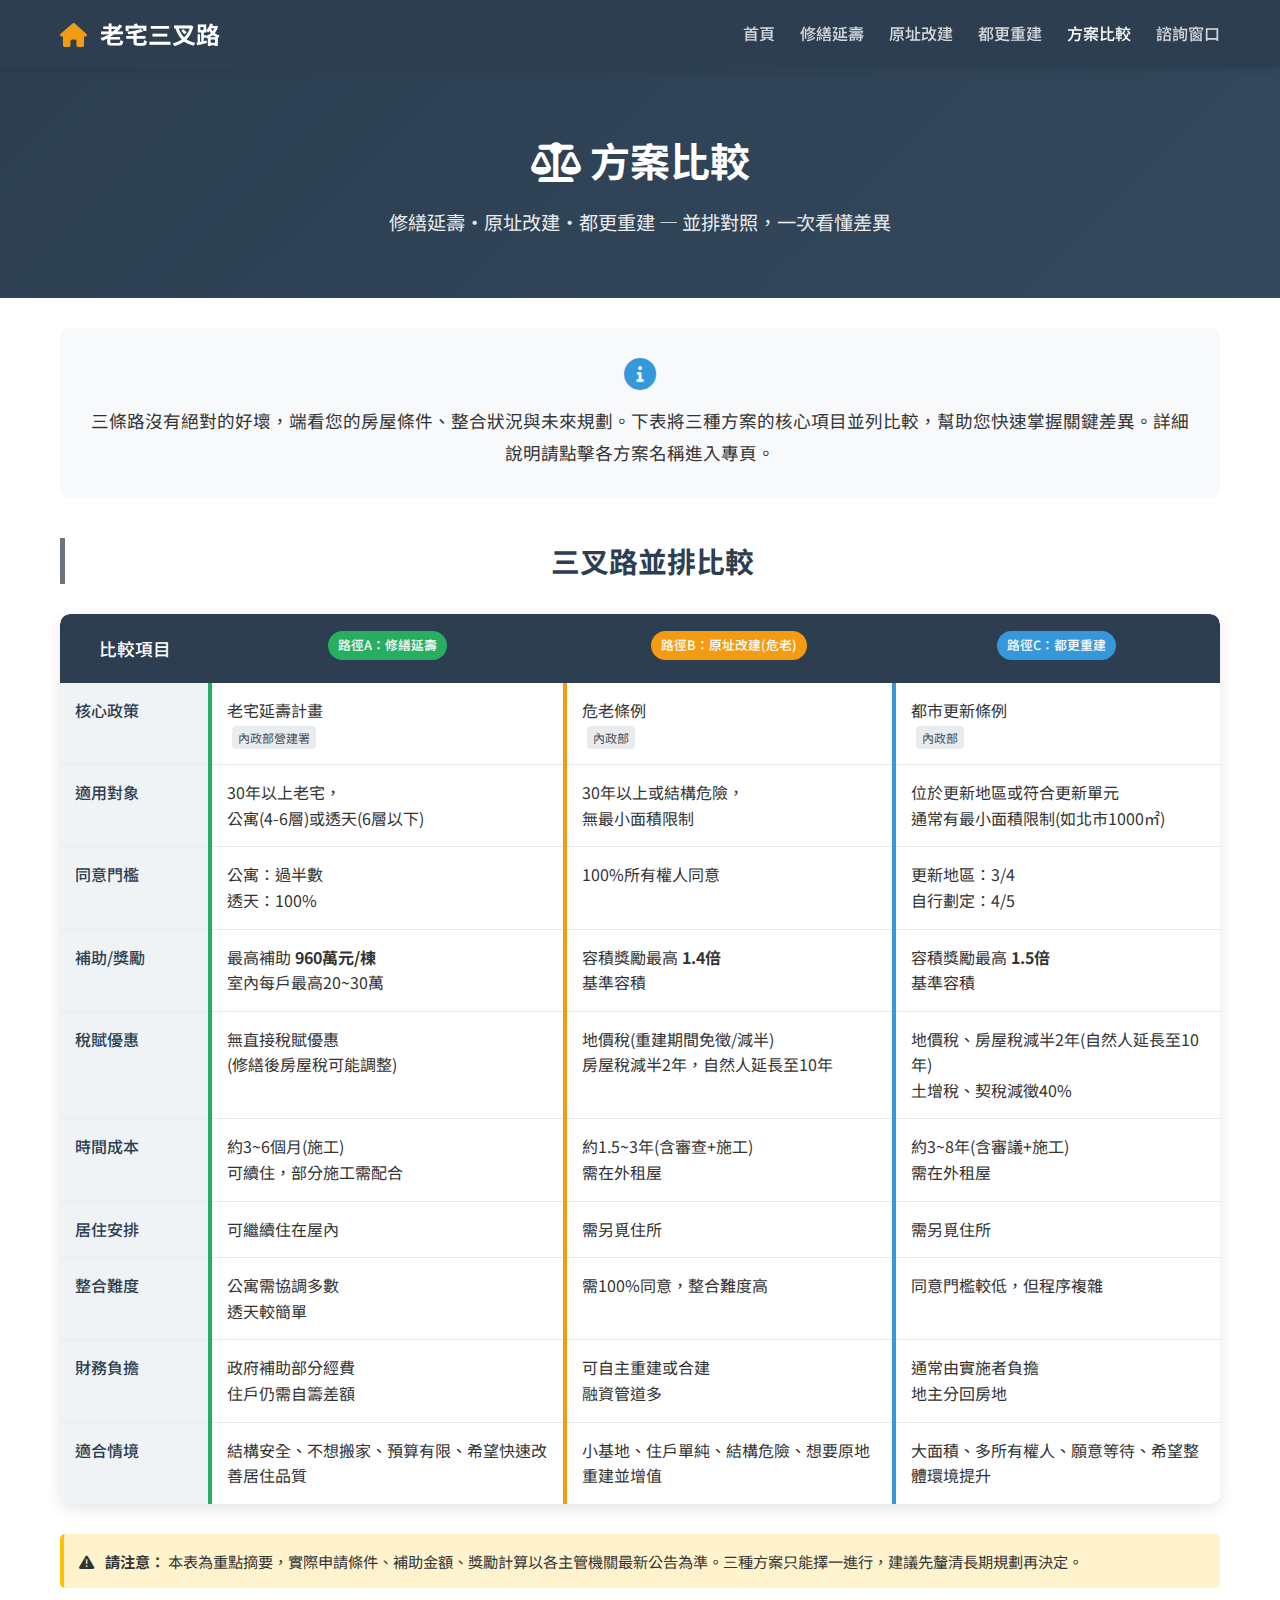
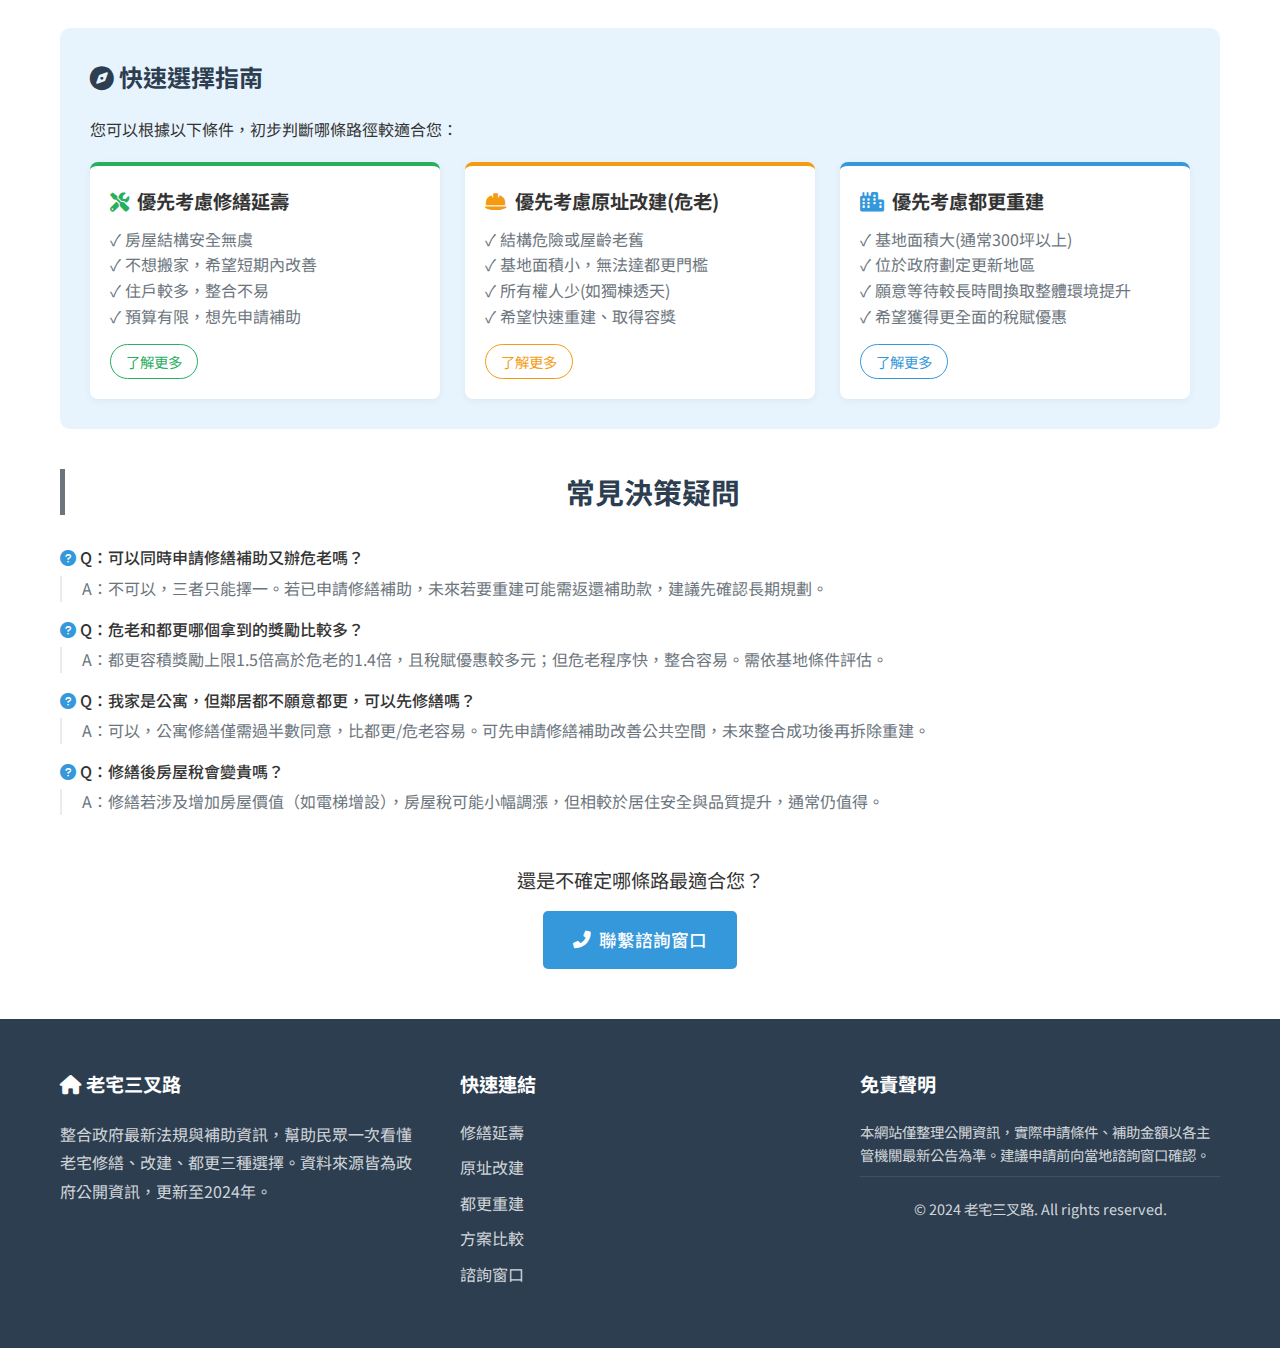
<file: pages/compare.html>
<!DOCTYPE html>
<html lang="zh-TW">
<head>
    <meta charset="UTF-8">
    <meta name="viewport" content="width=device-width, initial-scale=1.0">
    <title>方案比較｜老宅三叉路</title>
    <meta name="description" content="一次比較老宅修繕延壽、原址改建(危老)、都更重建三種方案的核心差異，包含補助、獎勵、門檻、時間、稅賦等，幫助您做出最佳選擇。">
    <link rel="preconnect" href="https://fonts.googleapis.com">
    <link rel="preconnect" href="https://fonts.gstatic.com" crossorigin>
    <link href="https://fonts.googleapis.com/css2?family=Noto+Sans+TC:wght@300;400;500;700&display=swap" rel="stylesheet">
    <link rel="stylesheet" href="https://cdnjs.cloudflare.com/ajax/libs/font-awesome/6.0.0-beta3/css/all.min.css">
    <link rel="stylesheet" href="../assets/css/style.css">
    <style>
        /* 頁面專屬樣式 */
        .page-header {
            background: linear-gradient(135deg, #2c3e50 0%, #34495e 100%);
            color: white;
            padding: 60px 0;
            text-align: center;
        }
        .page-header h1 {
            font-size: 2.5rem;
            margin-bottom: 15px;
        }
        .page-header p {
            font-size: 1.2rem;
            opacity: 0.9;
            max-width: 700px;
            margin: 0 auto;
        }
        .section-title {
            font-size: 1.8rem;
            margin: 40px 0 20px;
            color: var(--primary-color);
            border-left: 5px solid var(--dark-gray);
            padding-left: 20px;
        }
        .comparison-intro {
            background-color: var(--light-gray);
            padding: 30px;
            border-radius: 10px;
            margin: 30px 0;
            text-align: center;
            font-size: 1.1rem;
            line-height: 1.8;
        }
        .comparison-table-wrapper {
            overflow-x: auto;
            margin: 30px 0;
            box-shadow: 0 5px 15px rgba(0,0,0,0.1);
            border-radius: 10px;
        }
        .comparison-table {
            width: 100%;
            border-collapse: collapse;
            background: white;
            min-width: 800px;
        }
        .comparison-table th {
            background-color: var(--primary-color);
            color: white;
            font-weight: 500;
            padding: 15px;
            text-align: center;
            font-size: 1.1rem;
        }
        .comparison-table th:first-child {
            border-top-left-radius: 10px;
        }
        .comparison-table th:last-child {
            border-top-right-radius: 10px;
        }
        .comparison-table td {
            padding: 15px;
            border-bottom: 1px solid var(--medium-gray);
            vertical-align: top;
        }
        .comparison-table tr:last-child td {
            border-bottom: none;
        }
        .comparison-table .category-cell {
            font-weight: 500;
            background-color: #f0f3f5;
            width: 150px;
            color: var(--primary-color);
        }
        .path-a {
            border-left: 4px solid var(--path-a-color);
        }
        .path-b {
            border-left: 4px solid var(--path-b-color);
        }
        .path-c {
            border-left: 4px solid var(--path-c-color);
        }
        .path-label {
            display: inline-block;
            padding: 4px 10px;
            border-radius: 20px;
            color: white;
            font-size: 0.8rem;
            font-weight: 500;
            margin-bottom: 8px;
        }
        .label-a {
            background-color: var(--path-a-color);
        }
        .label-b {
            background-color: var(--path-b-color);
        }
        .label-c {
            background-color: var(--path-c-color);
        }
        .badge {
            display: inline-block;
            padding: 2px 6px;
            border-radius: 4px;
            font-size: 0.75rem;
            background-color: #e9ecef;
            color: #495057;
            margin-left: 5px;
        }
        .highlight-number {
            font-weight: 700;
            color: #e67e22;
        }
        .note {
            background: #fff3cd;
            border-left: 4px solid #ffc107;
            padding: 15px;
            border-radius: 5px;
            margin: 30px 0;
            font-size: 0.95rem;
        }
        .guide-section {
            background-color: #e8f4fd;
            padding: 30px;
            border-radius: 10px;
            margin: 40px 0;
        }
        .guide-section h3 {
            color: var(--primary-color);
            margin-bottom: 20px;
            font-size: 1.5rem;
        }
        .guide-grid {
            display: grid;
            grid-template-columns: repeat(auto-fit, minmax(250px, 1fr));
            gap: 25px;
            margin-top: 20px;
        }
        .guide-item {
            background: white;
            border-radius: 8px;
            padding: 20px;
            box-shadow: 0 2px 8px rgba(0,0,0,0.05);
            border-top: 4px solid;
        }
        .guide-item.a { border-top-color: var(--path-a-color); }
        .guide-item.b { border-top-color: var(--path-b-color); }
        .guide-item.c { border-top-color: var(--path-c-color); }
        .guide-item h4 {
            font-size: 1.2rem;
            margin-bottom: 10px;
            display: flex;
            align-items: center;
            gap: 8px;
        }
        .guide-item p {
            color: var(--dark-gray);
            margin-bottom: 15px;
        }
        .guide-item .btn-small {
            background: transparent;
            border: 1px solid;
            padding: 5px 15px;
            border-radius: 20px;
            font-size: 0.9rem;
            cursor: pointer;
            transition: all 0.2s;
            display: inline-block;
        }
        .guide-item.a .btn-small {
            border-color: var(--path-a-color);
            color: var(--path-a-color);
        }
        .guide-item.a .btn-small:hover {
            background: var(--path-a-color);
            color: white;
        }
        .guide-item.b .btn-small {
            border-color: var(--path-b-color);
            color: var(--path-b-color);
        }
        .guide-item.b .btn-small:hover {
            background: var(--path-b-color);
            color: white;
        }
        .guide-item.c .btn-small {
            border-color: var(--path-c-color);
            color: var(--path-c-color);
        }
        .guide-item.c .btn-small:hover {
            background: var(--path-c-color);
            color: white;
        }
        .faq-mini {
            margin: 30px 0;
        }
        .faq-q {
            font-weight: 500;
            margin: 15px 0 5px;
        }
        .faq-a {
            color: var(--dark-gray);
            padding-left: 20px;
            border-left: 2px solid var(--medium-gray);
        }
    </style>
</head>
<body>
    <!-- 導航列 (與首頁相同) -->
    <nav class="navbar">
        <div class="container">
            <div class="navbar-brand">
                <a href="../index.html" class="logo">
                    <i class="fas fa-home"></i> 老宅三叉路
                </a>
            </div>
            <ul class="navbar-menu">
                <li><a href="../index.html">首頁</a></li>
                <li><a href="repair.html">修繕延壽</a></li>
                <li><a href="renew.html">原址改建</a></li>
                <li><a href="urban-renewal.html">都更重建</a></li>
                <li><a href="compare.html" class="active">方案比較</a></li>
                <li><a href="contact.html">諮詢窗口</a></li>
            </ul>
            <div class="navbar-toggle" id="mobile-menu">
                <i class="fas fa-bars"></i>
            </div>
        </div>
    </nav>

    <!-- 頁面標頭 -->
    <section class="page-header">
        <div class="container">
            <h1><i class="fas fa-balance-scale"></i> 方案比較</h1>
            <p>修繕延壽・原址改建・都更重建 — 並排對照，一次看懂差異</p>
        </div>
    </section>

    <main>
        <div class="container">
            <!-- 介紹 -->
            <div class="comparison-intro">
                <i class="fas fa-info-circle" style="font-size: 2rem; color: var(--secondary-color); margin-bottom: 15px;"></i>
                <p>三條路沒有絕對的好壞，端看您的房屋條件、整合狀況與未來規劃。下表將三種方案的核心項目並列比較，幫助您快速掌握關鍵差異。詳細說明請點擊各方案名稱進入專頁。</p>
            </div>

            <!-- 比較表格 -->
            <h2 class="section-title">三叉路並排比較</h2>
            <div class="comparison-table-wrapper">
                <table class="comparison-table">
                    <thead>
                        <tr>
                            <th>比較項目</th>
                            <th><span class="path-label label-a">路徑A：修繕延壽</span></th>
                            <th><span class="path-label label-b">路徑B：原址改建(危老)</span></th>
                            <th><span class="path-label label-c">路徑C：都更重建</span></th>
                        </tr>
                    </thead>
                    <tbody>
                        <!-- 核心政策 -->
                        <tr>
                            <td class="category-cell">核心政策</td>
                            <td class="path-a">老宅延壽計畫<br><span class="badge">內政部營建署</span></td>
                            <td class="path-b">危老條例<br><span class="badge">內政部</span></td>
                            <td class="path-c">都市更新條例<br><span class="badge">內政部</span></td>
                        </tr>
                        <!-- 適用對象 -->
                        <tr>
                            <td class="category-cell">適用對象</td>
                            <td class="path-a">30年以上老宅，<br>公寓(4-6層)或透天(6層以下)</td>
                            <td class="path-b">30年以上或結構危險，<br>無最小面積限制</td>
                            <td class="path-c">位於更新地區或符合更新單元<br>通常有最小面積限制(如北市1000㎡)</td>
                        </tr>
                        <!-- 同意門檻 -->
                        <tr>
                            <td class="category-cell">同意門檻</td>
                            <td class="path-a">公寓：過半數<br>透天：100%</td>
                            <td class="path-b">100%所有權人同意</td>
                            <td class="path-c">更新地區：3/4<br>自行劃定：4/5</td>
                        </tr>
                        <!-- 補助/獎勵上限 -->
                        <tr>
                            <td class="category-cell">補助/獎勵</td>
                            <td class="path-a">最高補助 <strong>960萬元/棟</strong><br>室內每戶最高20~30萬</td>
                            <td class="path-b">容積獎勵最高 <strong>1.4倍</strong><br>基準容積</td>
                            <td class="path-c">容積獎勵最高 <strong>1.5倍</strong><br>基準容積</td>
                        </tr>
                        <!-- 稅賦優惠 -->
                        <tr>
                            <td class="category-cell">稅賦優惠</td>
                            <td class="path-a">無直接稅賦優惠<br>(修繕後房屋稅可能調整)</td>
                            <td class="path-b">地價稅(重建期間免徵/減半)<br>房屋稅減半2年，自然人延長至10年</td>
                            <td class="path-c">地價稅、房屋稅減半2年(自然人延長至10年)<br>土增稅、契稅減徵40%</td>
                        </tr>
                        <!-- 時間成本 -->
                        <tr>
                            <td class="category-cell">時間成本</td>
                            <td class="path-a">約3~6個月(施工)<br>可續住，部分施工需配合</td>
                            <td class="path-b">約1.5~3年(含審查+施工)<br>需在外租屋</td>
                            <td class="path-c">約3~8年(含審議+施工)<br>需在外租屋</td>
                        </tr>
                        <!-- 居住安排 -->
                        <tr>
                            <td class="category-cell">居住安排</td>
                            <td class="path-a">可繼續住在屋內</td>
                            <td class="path-b">需另覓住所</td>
                            <td class="path-c">需另覓住所</td>
                        </tr>
                        <!-- 整合難度 -->
                        <tr>
                            <td class="category-cell">整合難度</td>
                            <td class="path-a">公寓需協調多數<br>透天較簡單</td>
                            <td class="path-b">需100%同意，整合難度高</td>
                            <td class="path-c">同意門檻較低，但程序複雜</td>
                        </tr>
                        <!-- 財務負擔 -->
                        <tr>
                            <td class="category-cell">財務負擔</td>
                            <td class="path-a">政府補助部分經費<br>住戶仍需自籌差額</td>
                            <td class="path-b">可自主重建或合建<br>融資管道多</td>
                            <td class="path-c">通常由實施者負擔<br>地主分回房地</td>
                        </tr>
                        <!-- 適合情境 -->
                        <tr>
                            <td class="category-cell">適合情境</td>
                            <td class="path-a">結構安全、不想搬家、預算有限、希望快速改善居住品質</td>
                            <td class="path-b">小基地、住戶單純、結構危險、想要原地重建並增值</td>
                            <td class="path-c">大面積、多所有權人、願意等待、希望整體環境提升</td>
                        </tr>
                    </tbody>
                </table>
            </div>

            <!-- 補充說明 -->
            <div class="note">
                <i class="fas fa-exclamation-triangle" style="margin-right: 8px;"></i>
                <strong>請注意：</strong> 本表為重點摘要，實際申請條件、補助金額、獎勵計算以各主管機關最新公告為準。三種方案只能擇一進行，建議先釐清長期規劃再決定。
            </div>

            <!-- 快速選擇指南 -->
            <div class="guide-section">
                <h3><i class="fas fa-compass"></i> 快速選擇指南</h3>
                <p>您可以根據以下條件，初步判斷哪條路徑較適合您：</p>
                <div class="guide-grid">
                    <div class="guide-item a">
                        <h4><i class="fas fa-tools" style="color: var(--path-a-color);"></i> 優先考慮修繕延壽</h4>
                        <p>✓ 房屋結構安全無虞<br>✓ 不想搬家，希望短期內改善<br>✓ 住戶較多，整合不易<br>✓ 預算有限，想先申請補助</p>
                        <a href="repair.html" class="btn-small">了解更多</a>
                    </div>
                    <div class="guide-item b">
                        <h4><i class="fas fa-hard-hat" style="color: var(--path-b-color);"></i> 優先考慮原址改建(危老)</h4>
                        <p>✓ 結構危險或屋齡老舊<br>✓ 基地面積小，無法達都更門檻<br>✓ 所有權人少(如獨棟透天)<br>✓ 希望快速重建、取得容獎</p>
                        <a href="renew.html" class="btn-small">了解更多</a>
                    </div>
                    <div class="guide-item c">
                        <h4><i class="fas fa-city" style="color: var(--path-c-color);"></i> 優先考慮都更重建</h4>
                        <p>✓ 基地面積大(通常300坪以上)<br>✓ 位於政府劃定更新地區<br>✓ 願意等待較長時間換取整體環境提升<br>✓ 希望獲得更全面的稅賦優惠</p>
                        <a href="urban-renewal.html" class="btn-small">了解更多</a>
                    </div>
                </div>
            </div>

            <!-- 常見決策FAQ -->
            <h2 class="section-title">常見決策疑問</h2>
            <div class="faq-mini">
                <div class="faq-q"><i class="fas fa-question-circle" style="color: var(--secondary-color);"></i> Q：可以同時申請修繕補助又辦危老嗎？</div>
                <div class="faq-a">A：不可以，三者只能擇一。若已申請修繕補助，未來若要重建可能需返還補助款，建議先確認長期規劃。</div>

                <div class="faq-q"><i class="fas fa-question-circle" style="color: var(--secondary-color);"></i> Q：危老和都更哪個拿到的獎勵比較多？</div>
                <div class="faq-a">A：都更容積獎勵上限1.5倍高於危老的1.4倍，且稅賦優惠較多元；但危老程序快，整合容易。需依基地條件評估。</div>

                <div class="faq-q"><i class="fas fa-question-circle" style="color: var(--secondary-color);"></i> Q：我家是公寓，但鄰居都不願意都更，可以先修繕嗎？</div>
                <div class="faq-a">A：可以，公寓修繕僅需過半數同意，比都更/危老容易。可先申請修繕補助改善公共空間，未來整合成功後再拆除重建。</div>

                <div class="faq-q"><i class="fas fa-question-circle" style="color: var(--secondary-color);"></i> Q：修繕後房屋稅會變貴嗎？</div>
                <div class="faq-a">A：修繕若涉及增加房屋價值（如電梯增設），房屋稅可能小幅調漲，但相較於居住安全與品質提升，通常仍值得。</div>
            </div>

            <!-- 下一步引導 -->
            <div style="text-align: center; margin: 50px 0;">
                <p style="font-size: 1.2rem;">還是不確定哪條路最適合您？</p>
                <a href="contact.html" class="btn btn-primary btn-large" style="margin-top: 15px;">
                    <i class="fas fa-phone-alt"></i> 聯繫諮詢窗口
                </a>
            </div>
        </div>
    </main>

    <!-- 頁尾 (與首頁相同) -->
    <footer>
        <div class="container">
            <div class="footer-content">
                <div class="footer-about">
                    <h4><i class="fas fa-home"></i> 老宅三叉路</h4>
                    <p>整合政府最新法規與補助資訊，幫助民眾一次看懂老宅修繕、改建、都更三種選擇。資料來源皆為政府公開資訊，更新至2024年。</p>
                </div>
                <div class="footer-links">
                    <h4>快速連結</h4>
                    <ul>
                        <li><a href="repair.html">修繕延壽</a></li>
                        <li><a href="renew.html">原址改建</a></li>
                        <li><a href="urban-renewal.html">都更重建</a></li>
                        <li><a href="compare.html">方案比較</a></li>
                        <li><a href="contact.html">諮詢窗口</a></li>
                    </ul>
                </div>
                <div class="footer-disclaimer">
                    <h4>免責聲明</h4>
                    <p>本網站僅整理公開資訊，實際申請條件、補助金額以各主管機關最新公告為準。建議申請前向當地諮詢窗口確認。</p>
                    <p class="copyright">&copy; 2024 老宅三叉路. All rights reserved.</p>
                </div>
            </div>
        </div>
    </footer>

    <script src="../assets/js/main.js"></script>
</body>
</html>
</file>
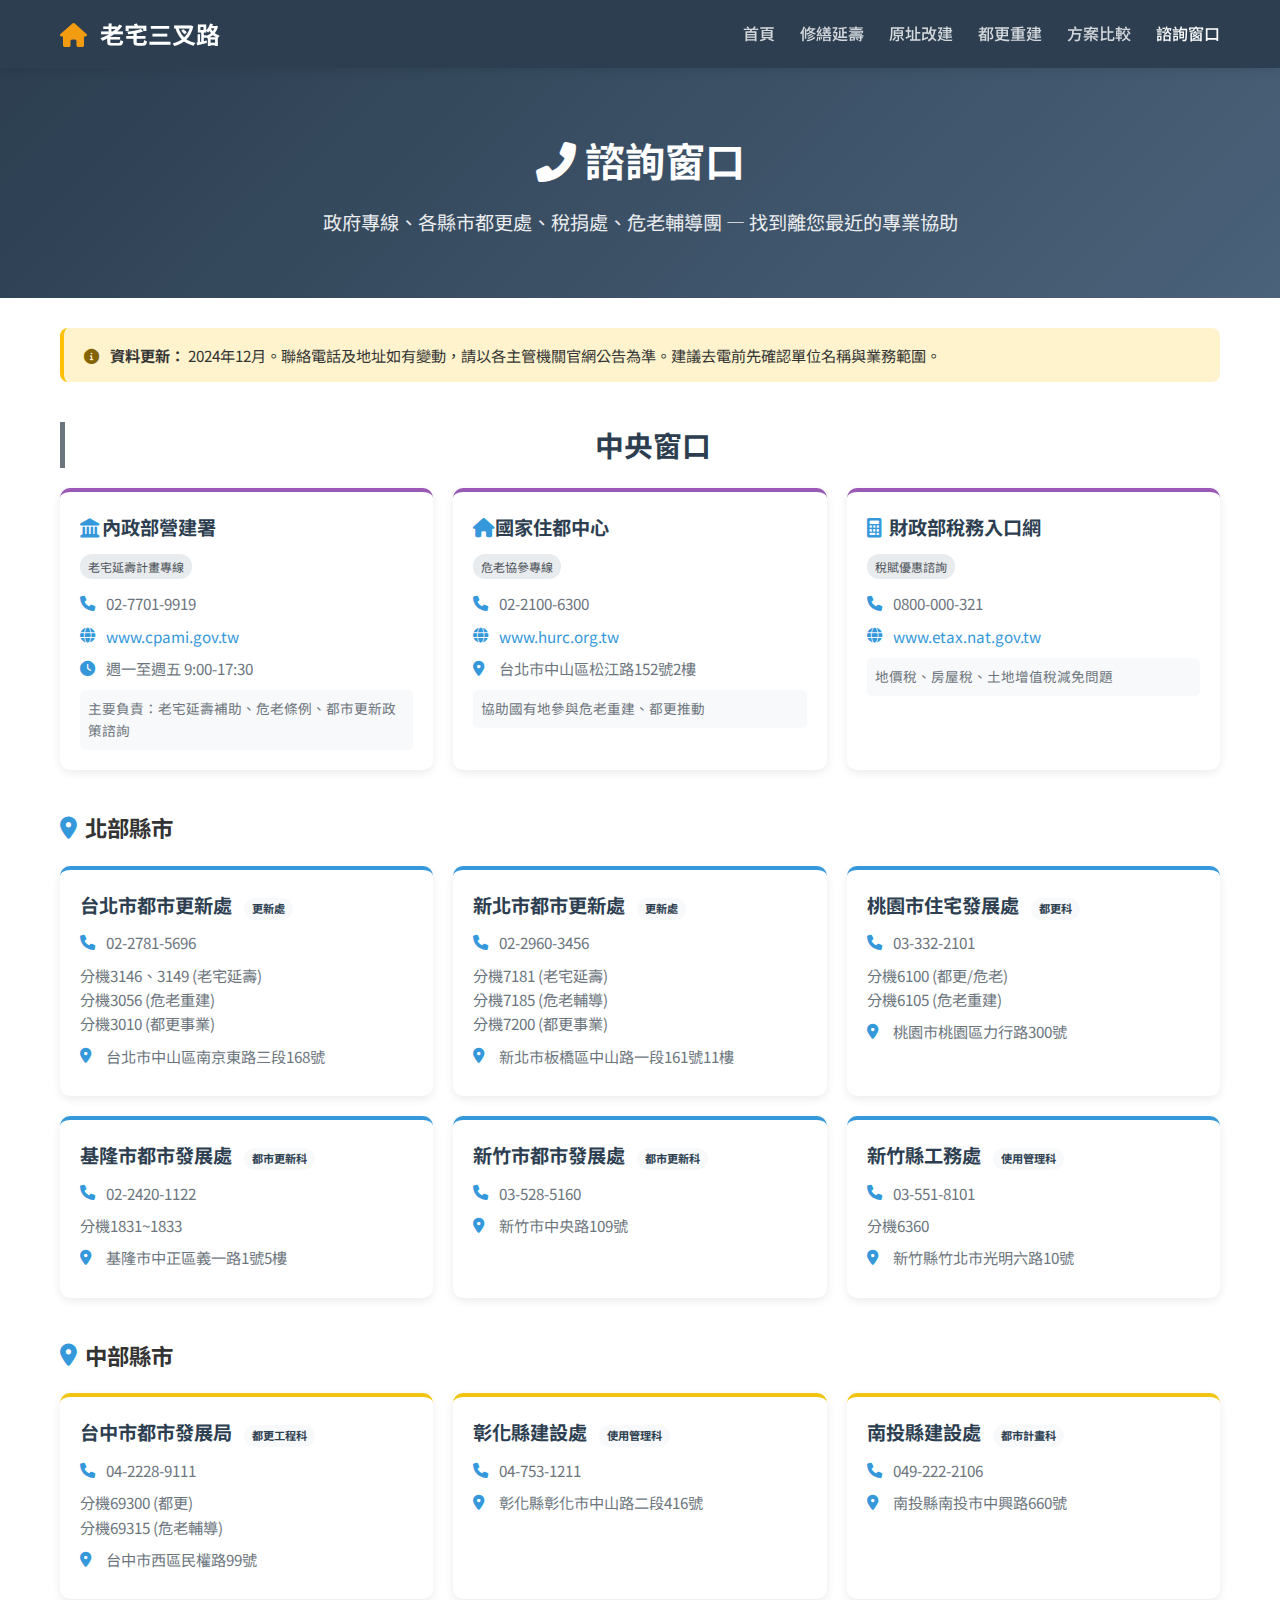
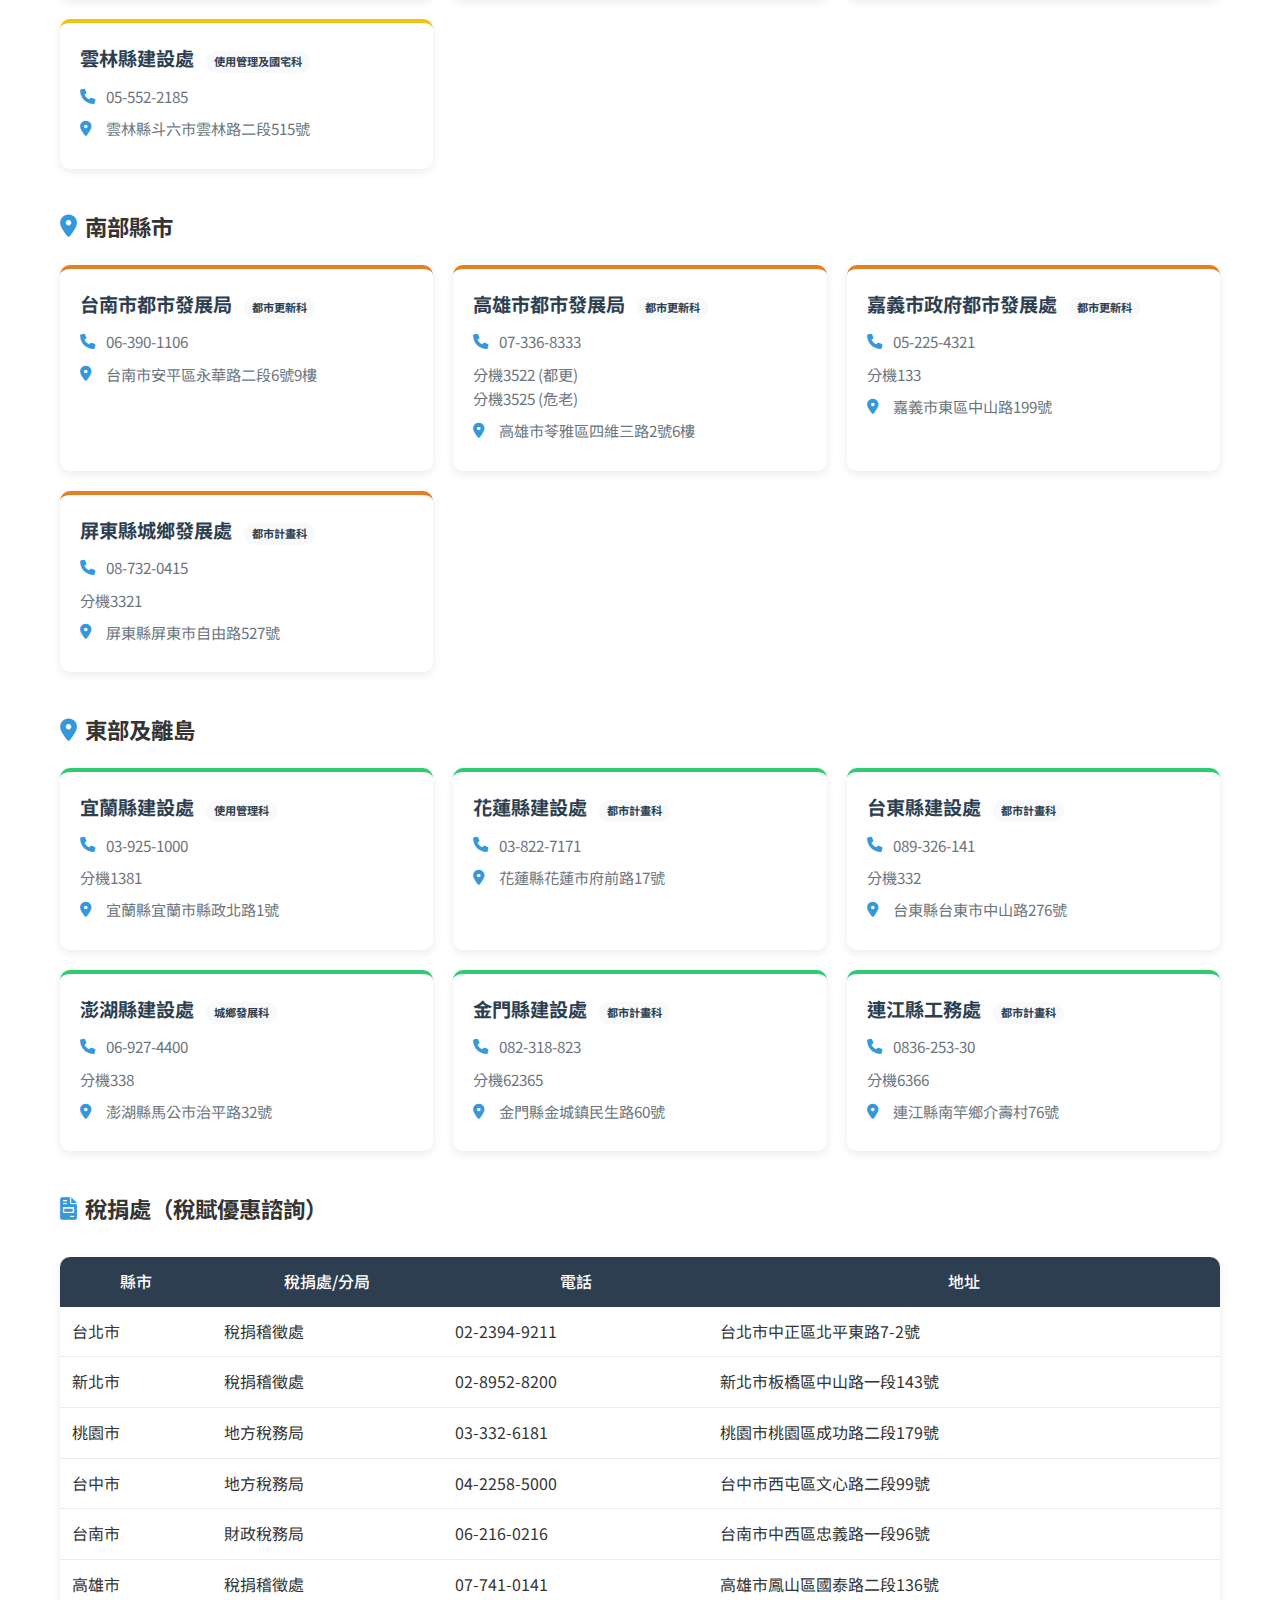
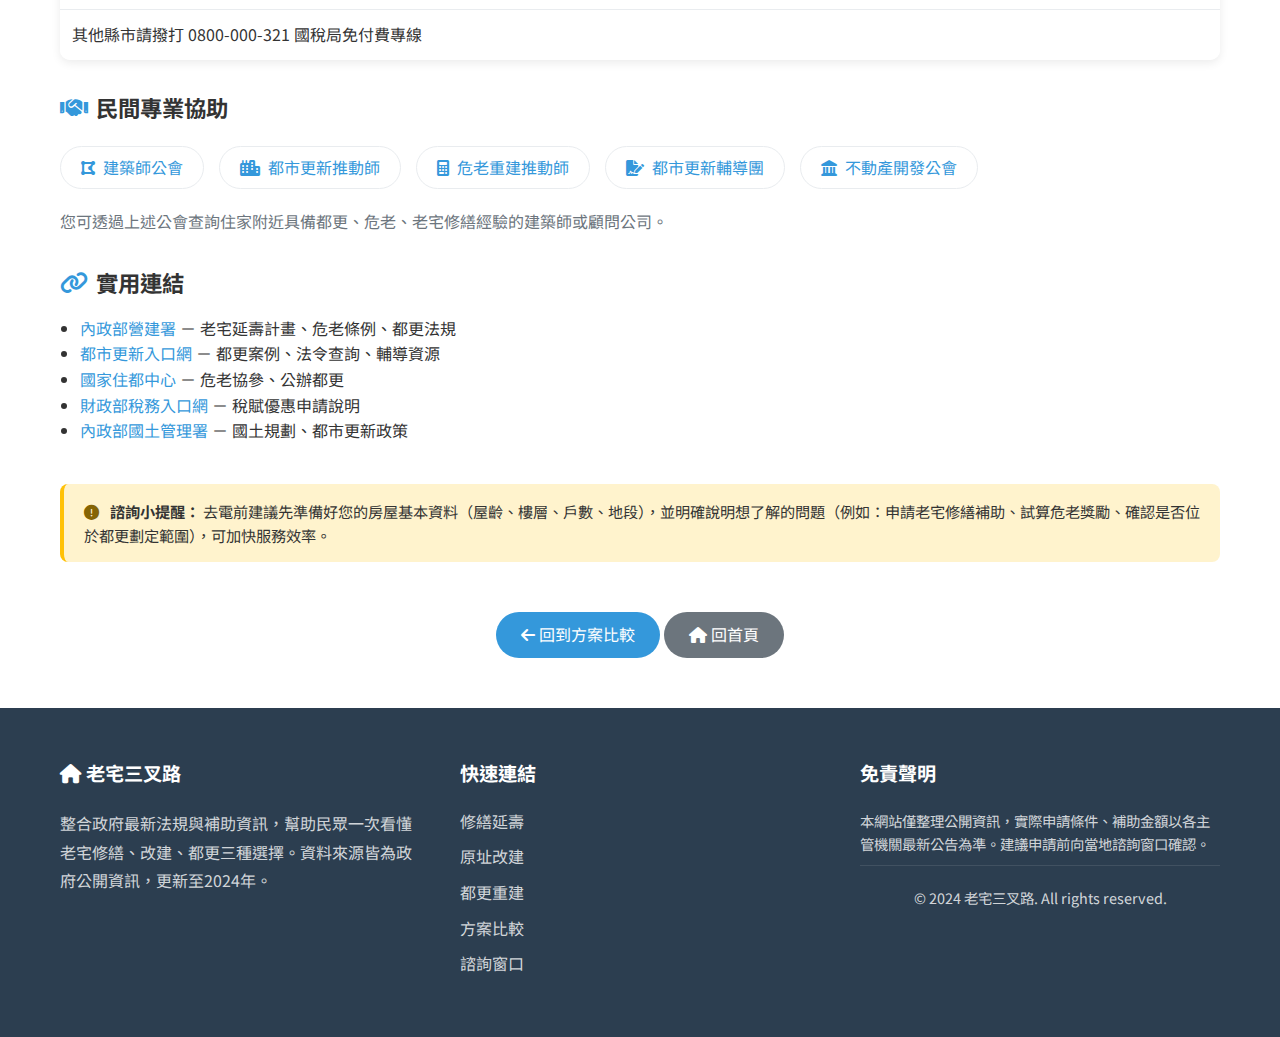
<file: pages/contact.html>
<!DOCTYPE html>
<html lang="zh-TW">
<head>
    <meta charset="UTF-8">
    <meta name="viewport" content="width=device-width, initial-scale=1.0">
    <title>諮詢窗口｜老宅三叉路</title>
    <meta name="description" content="全台老宅修繕、危老重建、都市更新政府諮詢窗口總整理，包含中央專線、各縣市都更處、稅捐處、危老輔導團聯絡方式。">
    <link rel="preconnect" href="https://fonts.googleapis.com">
    <link rel="preconnect" href="https://fonts.gstatic.com" crossorigin>
    <link href="https://fonts.googleapis.com/css2?family=Noto+Sans+TC:wght@300;400;500;700&display=swap" rel="stylesheet">
    <link rel="stylesheet" href="https://cdnjs.cloudflare.com/ajax/libs/font-awesome/6.0.0-beta3/css/all.min.css">
    <link rel="stylesheet" href="../assets/css/style.css">
    <style>
        /* 頁面專屬樣式 */
        .page-header {
            background: linear-gradient(135deg, #2c3e50 0%, #4a627a 100%);
            color: white;
            padding: 60px 0;
            text-align: center;
        }
        .page-header h1 {
            font-size: 2.5rem;
            margin-bottom: 15px;
        }
        .page-header p {
            font-size: 1.2rem;
            opacity: 0.9;
            max-width: 700px;
            margin: 0 auto;
        }
        .section-title {
            font-size: 1.8rem;
            margin: 40px 0 20px;
            color: var(--primary-color);
            border-left: 5px solid var(--dark-gray);
            padding-left: 20px;
        }
        .subsection-title {
            font-size: 1.4rem;
            margin: 30px 0 15px;
            color: var(--dark-color);
            display: flex;
            align-items: center;
            gap: 8px;
        }
        .subsection-title i {
            color: var(--secondary-color);
        }
        .contact-grid {
            display: grid;
            grid-template-columns: repeat(auto-fit, minmax(280px, 1fr));
            gap: 20px;
            margin: 20px 0 40px;
        }
        .contact-card {
            background: white;
            border-radius: 10px;
            padding: 20px;
            box-shadow: 0 3px 10px rgba(0,0,0,0.08);
            transition: transform 0.2s;
            border-top: 4px solid transparent;
        }
        .contact-card.central {
            border-top-color: #9b59b6;
        }
        .contact-card.north {
            border-top-color: #3498db;
        }
        .contact-card.center {
            border-top-color: #f1c40f;
        }
        .contact-card.south {
            border-top-color: #e67e22;
        }
        .contact-card.east {
            border-top-color: #2ecc71;
        }
        .contact-card:hover {
            transform: translateY(-5px);
            box-shadow: 0 8px 20px rgba(0,0,0,0.12);
        }
        .contact-card h3 {
            font-size: 1.2rem;
            margin-bottom: 10px;
            color: var(--primary-color);
        }
        .contact-card .badge {
            display: inline-block;
            background: #e9ecef;
            padding: 3px 8px;
            border-radius: 12px;
            font-size: 0.75rem;
            margin-bottom: 12px;
            color: #495057;
        }
        .contact-card p {
            margin-bottom: 8px;
            display: flex;
            align-items: center;
            gap: 8px;
            color: var(--dark-gray);
            font-size: 0.95rem;
        }
        .contact-card i {
            width: 18px;
            color: var(--secondary-color);
        }
        .contact-card .note {
            font-size: 0.85rem;
            background: #f8f9fa;
            padding: 8px;
            border-radius: 5px;
            margin-top: 10px;
            color: #6c757d;
        }
        .region-tag {
            display: inline-block;
            font-size: 0.7rem;
            background: var(--light-gray);
            padding: 2px 8px;
            border-radius: 12px;
            margin-left: 8px;
        }
        .table-wrapper {
            overflow-x: auto;
            margin: 30px 0;
            border-radius: 10px;
            box-shadow: 0 3px 10px rgba(0,0,0,0.08);
        }
        table {
            width: 100%;
            border-collapse: collapse;
            background: white;
        }
        th {
            background: var(--primary-color);
            color: white;
            font-weight: 500;
            padding: 12px;
        }
        td {
            padding: 12px;
            border-bottom: 1px solid var(--medium-gray);
        }
        tr:last-child td {
            border-bottom: none;
        }
        .note-box {
            background: #fff3cd;
            border-left: 4px solid #ffc107;
            padding: 15px 20px;
            border-radius: 8px;
            margin: 30px 0;
            font-size: 0.95rem;
        }
        .btn-back {
            display: inline-block;
            background: var(--secondary-color);
            color: white;
            padding: 10px 25px;
            border-radius: 50px;
            margin: 20px 0;
        }
        .btn-back:hover {
            background: #1f618d;
        }
        .resource-links {
            display: flex;
            flex-wrap: wrap;
            gap: 15px;
            margin: 20px 0;
        }
        .resource-link {
            background: white;
            border: 1px solid var(--medium-gray);
            border-radius: 30px;
            padding: 8px 20px;
            display: inline-flex;
            align-items: center;
            gap: 8px;
            transition: all 0.2s;
        }
        .resource-link:hover {
            background: var(--secondary-color);
            color: white;
            border-color: var(--secondary-color);
        }
        .resource-link i {
            color: var(--secondary-color);
        }
        .resource-link:hover i {
            color: white;
        }
    </style>
</head>
<body>
    <!-- 導航列 (與首頁相同) -->
    <nav class="navbar">
        <div class="container">
            <div class="navbar-brand">
                <a href="../index.html" class="logo">
                    <i class="fas fa-home"></i> 老宅三叉路
                </a>
            </div>
            <ul class="navbar-menu">
                <li><a href="../index.html">首頁</a></li>
                <li><a href="repair.html">修繕延壽</a></li>
                <li><a href="renew.html">原址改建</a></li>
                <li><a href="urban-renewal.html">都更重建</a></li>
                <li><a href="compare.html">方案比較</a></li>
                <li><a href="contact.html" class="active">諮詢窗口</a></li>
            </ul>
            <div class="navbar-toggle" id="mobile-menu">
                <i class="fas fa-bars"></i>
            </div>
        </div>
    </nav>

    <!-- 頁面標頭 -->
    <section class="page-header">
        <div class="container">
            <h1><i class="fas fa-phone-alt"></i> 諮詢窗口</h1>
            <p>政府專線、各縣市都更處、稅捐處、危老輔導團 — 找到離您最近的專業協助</p>
        </div>
    </section>

    <main>
        <div class="container">
            <!-- 說明 -->
            <div class="note-box">
                <i class="fas fa-info-circle" style="margin-right: 8px; color: #856404;"></i>
                <strong>資料更新：</strong> 2024年12月。聯絡電話及地址如有變動，請以各主管機關官網公告為準。建議去電前先確認單位名稱與業務範圍。
            </div>

            <!-- 中央窗口 -->
            <h2 class="section-title">中央窗口</h2>
            <div class="contact-grid">
                <div class="contact-card central">
                    <h3><i class="fas fa-landmark"></i> 內政部營建署</h3>
                    <span class="badge">老宅延壽計畫專線</span>
                    <p><i class="fas fa-phone"></i> 02-7701-9919</p>
                    <p><i class="fas fa-globe"></i> <a href="https://www.cpami.gov.tw" target="_blank">www.cpami.gov.tw</a></p>
                    <p><i class="fas fa-clock"></i> 週一至週五 9:00-17:30</p>
                    <div class="note">主要負責：老宅延壽補助、危老條例、都市更新政策諮詢</div>
                </div>
                <div class="contact-card central">
                    <h3><i class="fas fa-home"></i> 國家住都中心</h3>
                    <span class="badge">危老協參專線</span>
                    <p><i class="fas fa-phone"></i> 02-2100-6300</p>
                    <p><i class="fas fa-globe"></i> <a href="https://www.hurc.org.tw" target="_blank">www.hurc.org.tw</a></p>
                    <p><i class="fas fa-map-marker-alt"></i> 台北市中山區松江路152號2樓</p>
                    <div class="note">協助國有地參與危老重建、都更推動</div>
                </div>
                <div class="contact-card central">
                    <h3><i class="fas fa-calculator"></i> 財政部稅務入口網</h3>
                    <span class="badge">稅賦優惠諮詢</span>
                    <p><i class="fas fa-phone"></i> 0800-000-321</p>
                    <p><i class="fas fa-globe"></i> <a href="https://www.etax.nat.gov.tw" target="_blank">www.etax.nat.gov.tw</a></p>
                    <div class="note">地價稅、房屋稅、土地增值稅減免問題</div>
                </div>
            </div>

            <!-- 北台灣 -->
            <h2 class="subsection-title"><i class="fas fa-map-marker-alt"></i> 北部縣市</h2>
            <div class="contact-grid">
                <div class="contact-card north">
                    <h3>台北市都市更新處 <span class="region-tag">更新處</span></h3>
                    <p><i class="fas fa-phone"></i> 02-2781-5696</p>
                    <p>分機3146、3149 (老宅延壽)<br>分機3056 (危老重建)<br>分機3010 (都更事業)</p>
                    <p><i class="fas fa-map-marker-alt"></i> 台北市中山區南京東路三段168號</p>
                </div>
                <div class="contact-card north">
                    <h3>新北市都市更新處 <span class="region-tag">更新處</span></h3>
                    <p><i class="fas fa-phone"></i> 02-2960-3456</p>
                    <p>分機7181 (老宅延壽)<br>分機7185 (危老輔導)<br>分機7200 (都更事業)</p>
                    <p><i class="fas fa-map-marker-alt"></i> 新北市板橋區中山路一段161號11樓</p>
                </div>
                <div class="contact-card north">
                    <h3>桃園市住宅發展處 <span class="region-tag">都更科</span></h3>
                    <p><i class="fas fa-phone"></i> 03-332-2101</p>
                    <p>分機6100 (都更/危老)<br>分機6105 (危老重建)</p>
                    <p><i class="fas fa-map-marker-alt"></i> 桃園市桃園區力行路300號</p>
                </div>
                <div class="contact-card north">
                    <h3>基隆市都市發展處 <span class="region-tag">都市更新科</span></h3>
                    <p><i class="fas fa-phone"></i> 02-2420-1122</p>
                    <p>分機1831~1833</p>
                    <p><i class="fas fa-map-marker-alt"></i> 基隆市中正區義一路1號5樓</p>
                </div>
                <div class="contact-card north">
                    <h3>新竹市都市發展處 <span class="region-tag">都市更新科</span></h3>
                    <p><i class="fas fa-phone"></i> 03-528-5160</p>
                    <p><i class="fas fa-map-marker-alt"></i> 新竹市中央路109號</p>
                </div>
                <div class="contact-card north">
                    <h3>新竹縣工務處 <span class="region-tag">使用管理科</span></h3>
                    <p><i class="fas fa-phone"></i> 03-551-8101</p>
                    <p>分機6360</p>
                    <p><i class="fas fa-map-marker-alt"></i> 新竹縣竹北市光明六路10號</p>
                </div>
            </div>

            <!-- 中部 -->
            <h2 class="subsection-title"><i class="fas fa-map-marker-alt"></i> 中部縣市</h2>
            <div class="contact-grid">
                <div class="contact-card center">
                    <h3>台中市都市發展局 <span class="region-tag">都更工程科</span></h3>
                    <p><i class="fas fa-phone"></i> 04-2228-9111</p>
                    <p>分機69300 (都更)<br>分機69315 (危老輔導)</p>
                    <p><i class="fas fa-map-marker-alt"></i> 台中市西區民權路99號</p>
                </div>
                <div class="contact-card center">
                    <h3>彰化縣建設處 <span class="region-tag">使用管理科</span></h3>
                    <p><i class="fas fa-phone"></i> 04-753-1211</p>
                    <p><i class="fas fa-map-marker-alt"></i> 彰化縣彰化市中山路二段416號</p>
                </div>
                <div class="contact-card center">
                    <h3>南投縣建設處 <span class="region-tag">都市計畫科</span></h3>
                    <p><i class="fas fa-phone"></i> 049-222-2106</p>
                    <p><i class="fas fa-map-marker-alt"></i> 南投縣南投市中興路660號</p>
                </div>
                <div class="contact-card center">
                    <h3>雲林縣建設處 <span class="region-tag">使用管理及國宅科</span></h3>
                    <p><i class="fas fa-phone"></i> 05-552-2185</p>
                    <p><i class="fas fa-map-marker-alt"></i> 雲林縣斗六市雲林路二段515號</p>
                </div>
            </div>

            <!-- 南部 -->
            <h2 class="subsection-title"><i class="fas fa-map-marker-alt"></i> 南部縣市</h2>
            <div class="contact-grid">
                <div class="contact-card south">
                    <h3>台南市都市發展局 <span class="region-tag">都市更新科</span></h3>
                    <p><i class="fas fa-phone"></i> 06-390-1106</p>
                    <p><i class="fas fa-map-marker-alt"></i> 台南市安平區永華路二段6號9樓</p>
                </div>
                <div class="contact-card south">
                    <h3>高雄市都市發展局 <span class="region-tag">都市更新科</span></h3>
                    <p><i class="fas fa-phone"></i> 07-336-8333</p>
                    <p>分機3522 (都更)<br>分機3525 (危老)</p>
                    <p><i class="fas fa-map-marker-alt"></i> 高雄市苓雅區四維三路2號6樓</p>
                </div>
                <div class="contact-card south">
                    <h3>嘉義市政府都市發展處 <span class="region-tag">都市更新科</span></h3>
                    <p><i class="fas fa-phone"></i> 05-225-4321</p>
                    <p>分機133</p>
                    <p><i class="fas fa-map-marker-alt"></i> 嘉義市東區中山路199號</p>
                </div>
                <div class="contact-card south">
                    <h3>屏東縣城鄉發展處 <span class="region-tag">都市計畫科</span></h3>
                    <p><i class="fas fa-phone"></i> 08-732-0415</p>
                    <p>分機3321</p>
                    <p><i class="fas fa-map-marker-alt"></i> 屏東縣屏東市自由路527號</p>
                </div>
            </div>

            <!-- 東部及離島 -->
            <h2 class="subsection-title"><i class="fas fa-map-marker-alt"></i> 東部及離島</h2>
            <div class="contact-grid">
                <div class="contact-card east">
                    <h3>宜蘭縣建設處 <span class="region-tag">使用管理科</span></h3>
                    <p><i class="fas fa-phone"></i> 03-925-1000</p>
                    <p>分機1381</p>
                    <p><i class="fas fa-map-marker-alt"></i> 宜蘭縣宜蘭市縣政北路1號</p>
                </div>
                <div class="contact-card east">
                    <h3>花蓮縣建設處 <span class="region-tag">都市計畫科</span></h3>
                    <p><i class="fas fa-phone"></i> 03-822-7171</p>
                    <p><i class="fas fa-map-marker-alt"></i> 花蓮縣花蓮市府前路17號</p>
                </div>
                <div class="contact-card east">
                    <h3>台東縣建設處 <span class="region-tag">都市計畫科</span></h3>
                    <p><i class="fas fa-phone"></i> 089-326-141</p>
                    <p>分機332</p>
                    <p><i class="fas fa-map-marker-alt"></i> 台東縣台東市中山路276號</p>
                </div>
                <div class="contact-card east">
                    <h3>澎湖縣建設處 <span class="region-tag">城鄉發展科</span></h3>
                    <p><i class="fas fa-phone"></i> 06-927-4400</p>
                    <p>分機338</p>
                    <p><i class="fas fa-map-marker-alt"></i> 澎湖縣馬公市治平路32號</p>
                </div>
                <div class="contact-card east">
                    <h3>金門縣建設處 <span class="region-tag">都市計畫科</span></h3>
                    <p><i class="fas fa-phone"></i> 082-318-823</p>
                    <p>分機62365</p>
                    <p><i class="fas fa-map-marker-alt"></i> 金門縣金城鎮民生路60號</p>
                </div>
                <div class="contact-card east">
                    <h3>連江縣工務處 <span class="region-tag">都市計畫科</span></h3>
                    <p><i class="fas fa-phone"></i> 0836-253-30</p>
                    <p>分機6366</p>
                    <p><i class="fas fa-map-marker-alt"></i> 連江縣南竿鄉介壽村76號</p>
                </div>
            </div>

            <!-- 稅捐處窗口 -->
            <h2 class="subsection-title"><i class="fas fa-file-invoice"></i> 稅捐處（稅賦優惠諮詢）</h2>
            <div class="table-wrapper">
                <table>
                    <thead>
                        <tr><th>縣市</th><th>稅捐處/分局</th><th>電話</th><th>地址</th></tr>
                    </thead>
                    <tbody>
                        <tr><td>台北市</td><td>稅捐稽徵處</td><td>02-2394-9211</td><td>台北市中正區北平東路7-2號</td></tr>
                        <tr><td>新北市</td><td>稅捐稽徵處</td><td>02-8952-8200</td><td>新北市板橋區中山路一段143號</td></tr>
                        <tr><td>桃園市</td><td>地方稅務局</td><td>03-332-6181</td><td>桃園市桃園區成功路二段179號</td></tr>
                        <tr><td>台中市</td><td>地方稅務局</td><td>04-2258-5000</td><td>台中市西屯區文心路二段99號</td></tr>
                        <tr><td>台南市</td><td>財政稅務局</td><td>06-216-0216</td><td>台南市中西區忠義路一段96號</td></tr>
                        <tr><td>高雄市</td><td>稅捐稽徵處</td><td>07-741-0141</td><td>高雄市鳳山區國泰路二段136號</td></tr>
                        <tr><td colspan="4">其他縣市請撥打 0800-000-321 國稅局免付費專線</td></tr>
                    </tbody>
                </table>
            </div>

            <!-- 民間專業資源 -->
            <h2 class="subsection-title"><i class="fas fa-handshake"></i> 民間專業協助</h2>
            <div class="resource-links">
                <a href="#" class="resource-link"><i class="fas fa-draw-polygon"></i> 建築師公會</a>
                <a href="#" class="resource-link"><i class="fas fa-city"></i> 都市更新推動師</a>
                <a href="#" class="resource-link"><i class="fas fa-calculator"></i> 危老重建推動師</a>
                <a href="#" class="resource-link"><i class="fas fa-file-signature"></i> 都市更新輔導團</a>
                <a href="#" class="resource-link"><i class="fas fa-landmark"></i> 不動產開發公會</a>
            </div>
            <p style="color: var(--dark-gray); margin-bottom: 30px;">您可透過上述公會查詢住家附近具備都更、危老、老宅修繕經驗的建築師或顧問公司。</p>

            <!-- 實用連結 -->
            <h2 class="subsection-title"><i class="fas fa-link"></i> 實用連結</h2>
            <ul style="margin-left: 20px; list-style: disc;">
                <li><a href="https://www.cpami.gov.tw" target="_blank">內政部營建署</a> － 老宅延壽計畫、危老條例、都更法規</li>
                <li><a href="https://twur.cpami.gov.tw" target="_blank">都市更新入口網</a> － 都更案例、法令查詢、輔導資源</li>
                <li><a href="https://www.hurc.org.tw" target="_blank">國家住都中心</a> － 危老協參、公辦都更</li>
                <li><a href="https://www.etax.nat.gov.tw" target="_blank">財政部稅務入口網</a> － 稅賦優惠申請說明</li>
                <li><a href="https://www.nlma.gov.tw" target="_blank">內政部國土管理署</a> － 國土規劃、都市更新政策</li>
            </ul>

            <!-- 提醒與建議 -->
            <div class="note-box" style="margin-top: 40px;">
                <i class="fas fa-exclamation-circle" style="margin-right: 8px; color: #856404;"></i>
                <strong>諮詢小提醒：</strong> 去電前建議先準備好您的房屋基本資料（屋齡、樓層、戶數、地段），並明確說明想了解的問題（例如：申請老宅修繕補助、試算危老獎勵、確認是否位於都更劃定範圍），可加快服務效率。
            </div>

            <!-- 回到比較頁 -->
            <div style="text-align: center; margin: 30px 0;">
                <a href="compare.html" class="btn-back"><i class="fas fa-arrow-left"></i> 回到方案比較</a>
                <a href="../index.html" class="btn-back" style="background: var(--dark-gray);"><i class="fas fa-home"></i> 回首頁</a>
            </div>
        </div>
    </main>

    <!-- 頁尾 (與首頁相同) -->
    <footer>
        <div class="container">
            <div class="footer-content">
                <div class="footer-about">
                    <h4><i class="fas fa-home"></i> 老宅三叉路</h4>
                    <p>整合政府最新法規與補助資訊，幫助民眾一次看懂老宅修繕、改建、都更三種選擇。資料來源皆為政府公開資訊，更新至2024年。</p>
                </div>
                <div class="footer-links">
                    <h4>快速連結</h4>
                    <ul>
                        <li><a href="repair.html">修繕延壽</a></li>
                        <li><a href="renew.html">原址改建</a></li>
                        <li><a href="urban-renewal.html">都更重建</a></li>
                        <li><a href="compare.html">方案比較</a></li>
                        <li><a href="contact.html">諮詢窗口</a></li>
                    </ul>
                </div>
                <div class="footer-disclaimer">
                    <h4>免責聲明</h4>
                    <p>本網站僅整理公開資訊，實際申請條件、補助金額以各主管機關最新公告為準。建議申請前向當地諮詢窗口確認。</p>
                    <p class="copyright">&copy; 2024 老宅三叉路. All rights reserved.</p>
                </div>
            </div>
        </div>
    </footer>

    <script src="../assets/js/main.js"></script>
</body>
</html>
</file>
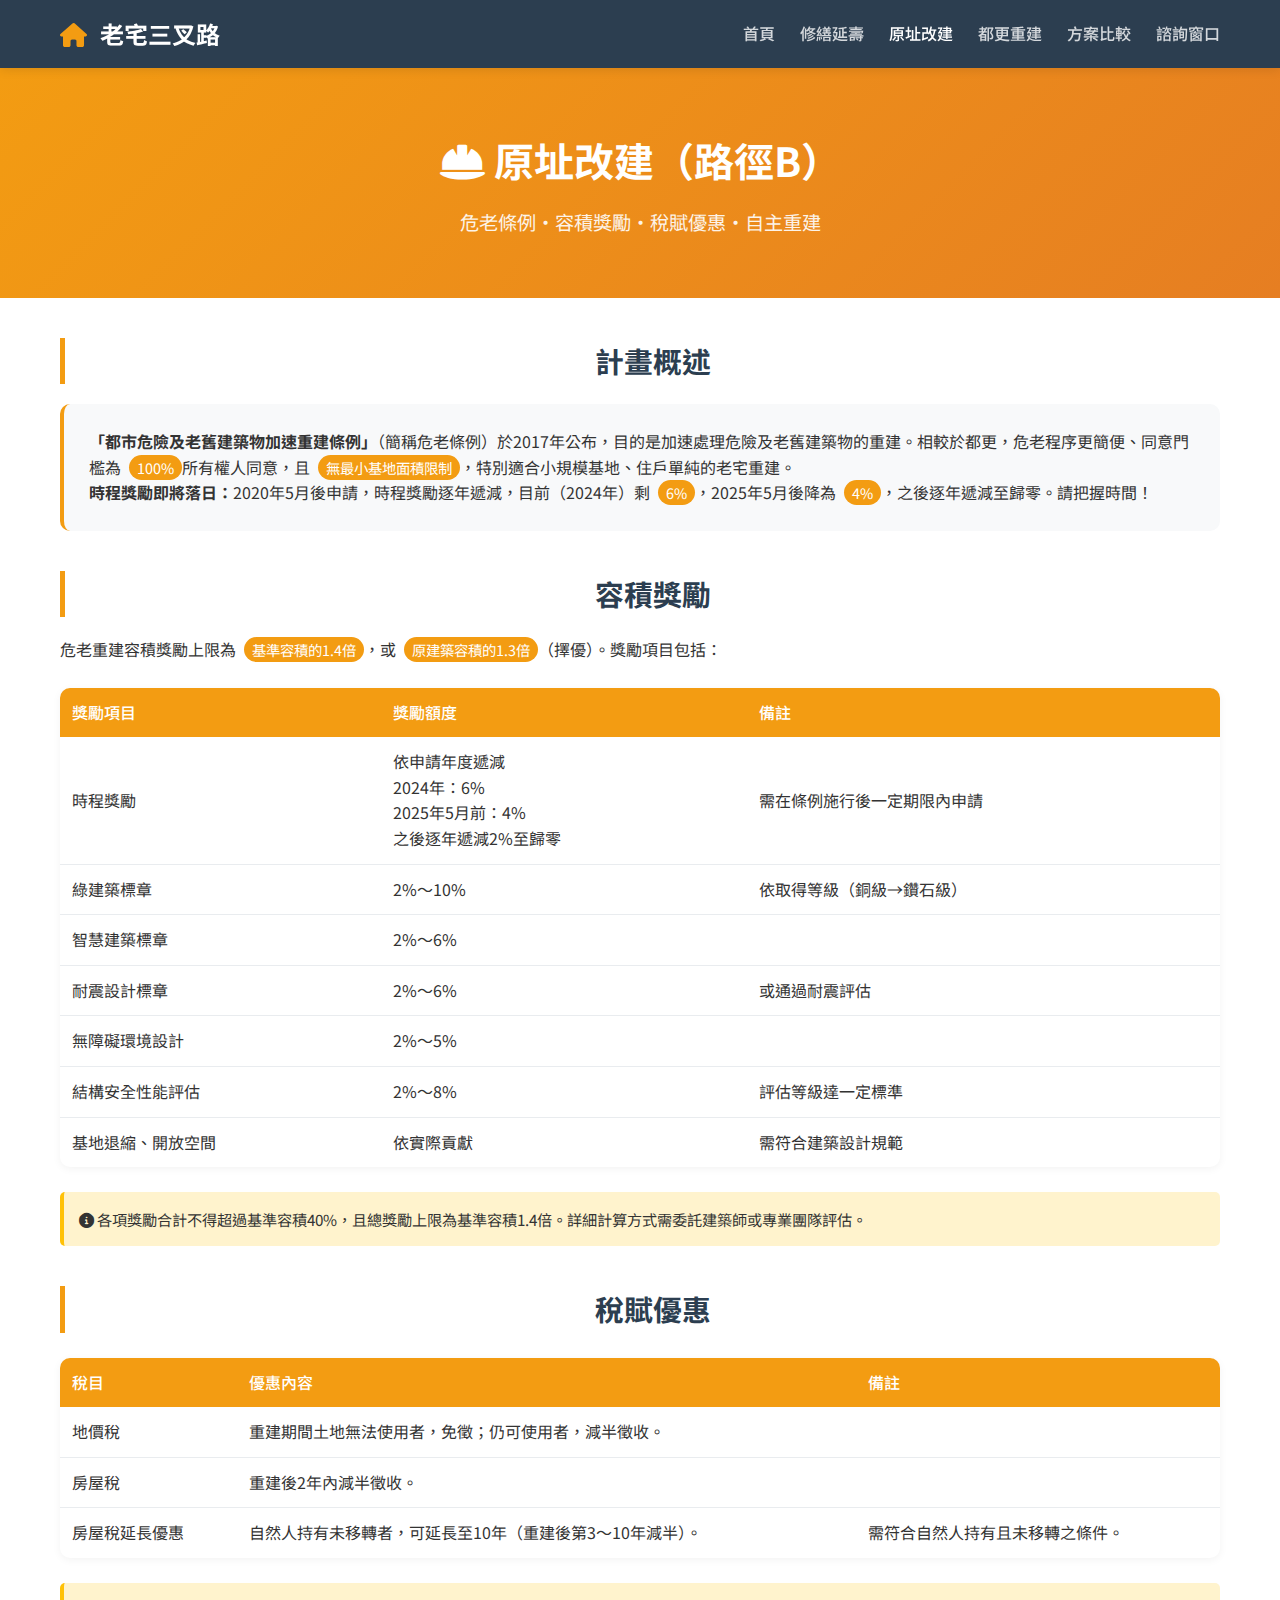
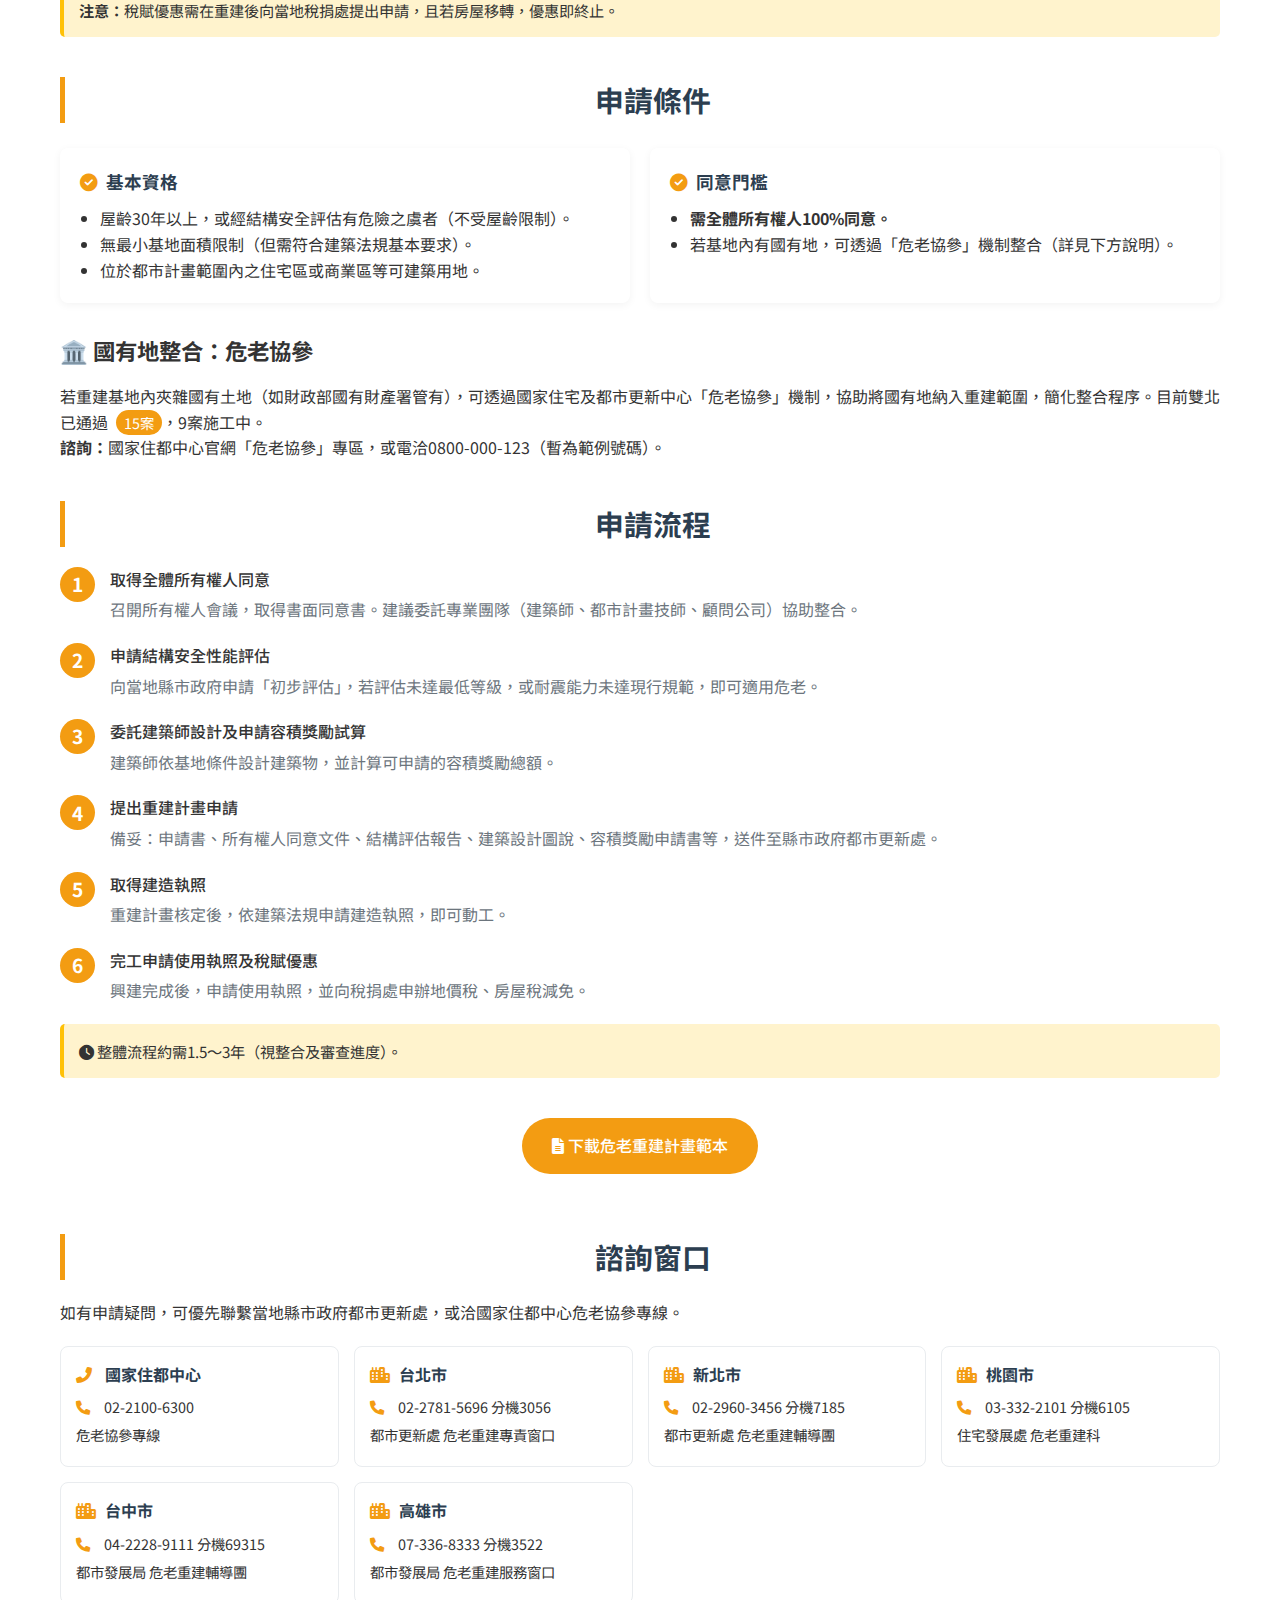
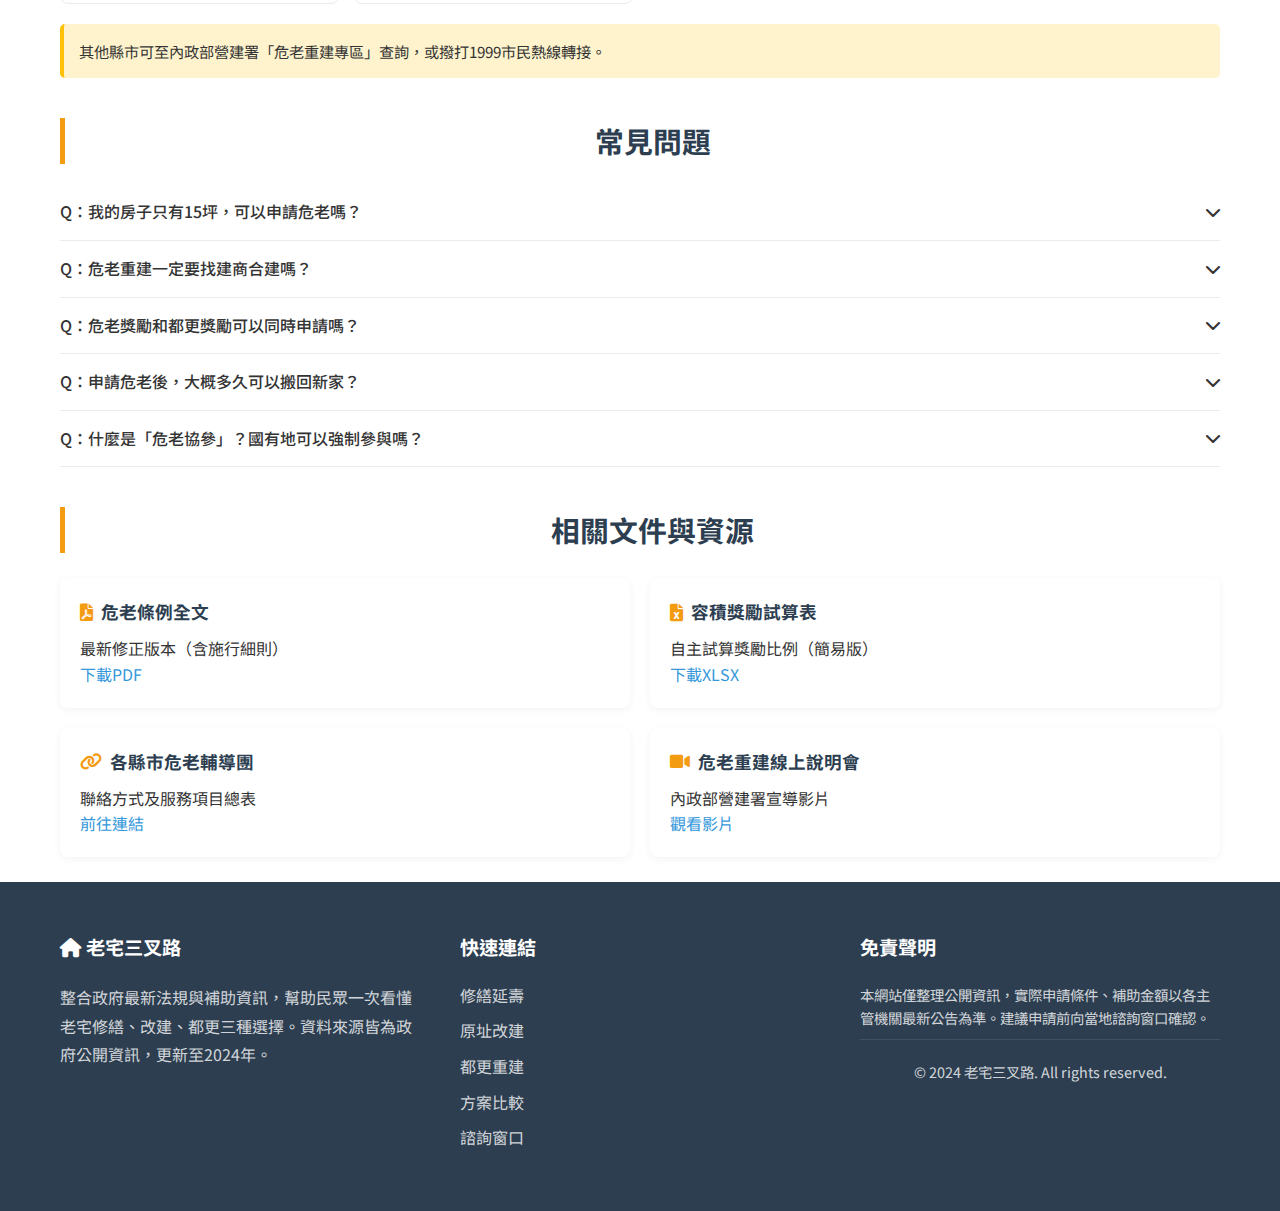
<file: pages/renew.html>
<!DOCTYPE html>
<html lang="zh-TW">
<head>
    <meta charset="UTF-8">
    <meta name="viewport" content="width=device-width, initial-scale=1.0">
    <title>原址改建｜老宅三叉路</title>
    <meta name="description" content="危老條例完整說明：容積獎勵最高1.4倍、稅賦優惠、申請條件、流程步驟、諮詢窗口。30年以上老宅拆除重建最佳途徑。">
    <link rel="preconnect" href="https://fonts.googleapis.com">
    <link rel="preconnect" href="https://fonts.gstatic.com" crossorigin>
    <link href="https://fonts.googleapis.com/css2?family=Noto+Sans+TC:wght@300;400;500;700&display=swap" rel="stylesheet">
    <link rel="stylesheet" href="https://cdnjs.cloudflare.com/ajax/libs/font-awesome/6.0.0-beta3/css/all.min.css">
    <link rel="stylesheet" href="../assets/css/style.css">
    <style>
        /* 頁面專屬樣式 - 以橙色為主 */
        .page-header {
            background: linear-gradient(135deg, #f39c12 0%, #e67e22 100%);
            color: white;
            padding: 60px 0;
            text-align: center;
        }
        .page-header h1 {
            font-size: 2.5rem;
            margin-bottom: 15px;
        }
        .page-header p {
            font-size: 1.2rem;
            opacity: 0.9;
            max-width: 700px;
            margin: 0 auto;
        }
        .section-title {
            font-size: 1.8rem;
            margin: 40px 0 20px;
            color: var(--primary-color);
            border-left: 5px solid var(--path-b-color);
            padding-left: 20px;
        }
        .subsection-title {
            font-size: 1.4rem;
            margin: 30px 0 15px;
            color: var(--dark-color);
        }
        .info-card {
            background: var(--light-gray);
            border-radius: 10px;
            padding: 25px;
            margin-bottom: 25px;
            border-left: 4px solid var(--path-b-color);
        }
        .info-card h3 {
            color: var(--path-b-color);
            margin-bottom: 15px;
            font-size: 1.3rem;
        }
        .info-grid {
            display: grid;
            grid-template-columns: repeat(auto-fit, minmax(280px, 1fr));
            gap: 20px;
            margin: 25px 0;
        }
        .info-item {
            background: white;
            border-radius: 8px;
            padding: 20px;
            box-shadow: 0 2px 8px rgba(0,0,0,0.05);
        }
        .info-item h4 {
            color: var(--primary-color);
            margin-bottom: 10px;
            font-size: 1.1rem;
            display: flex;
            align-items: center;
            gap: 8px;
        }
        .info-item h4 i {
            color: var(--path-b-color);
        }
        .amount-highlight {
            background: var(--path-b-color);
            color: white;
            padding: 2px 8px;
            border-radius: 20px;
            font-size: 0.9rem;
            margin-left: 8px;
        }
        table {
            width: 100%;
            border-collapse: collapse;
            margin: 25px 0;
            background: white;
            border-radius: 10px;
            overflow: hidden;
            box-shadow: 0 2px 8px rgba(0,0,0,0.05);
        }
        th {
            background: var(--path-b-color);
            color: white;
            font-weight: 500;
            padding: 12px;
            text-align: left;
        }
        td {
            padding: 12px;
            border-bottom: 1px solid var(--medium-gray);
        }
        tr:last-child td {
            border-bottom: none;
        }
        .note {
            background: #fff3cd;
            border-left: 4px solid #ffc107;
            padding: 15px;
            border-radius: 5px;
            margin: 20px 0;
            font-size: 0.95rem;
        }
        .step-list {
            list-style: none;
            counter-reset: step-counter;
        }
        .step-list li {
            counter-increment: step-counter;
            margin-bottom: 20px;
            padding-left: 50px;
            position: relative;
            font-weight: 500;
        }
        .step-list li::before {
            content: counter(step-counter);
            background: var(--path-b-color);
            color: white;
            font-size: 1.2rem;
            font-weight: bold;
            width: 35px;
            height: 35px;
            border-radius: 50%;
            display: flex;
            align-items: center;
            justify-content: center;
            position: absolute;
            left: 0;
            top: 0;
        }
        .step-list li span {
            font-weight: 400;
            color: var(--dark-gray);
            display: block;
            margin-top: 5px;
        }
        .contact-grid {
            display: grid;
            grid-template-columns: repeat(auto-fit, minmax(250px, 1fr));
            gap: 15px;
            margin: 20px 0;
        }
        .contact-card {
            background: white;
            border: 1px solid var(--medium-gray);
            border-radius: 8px;
            padding: 15px;
            transition: transform 0.2s;
        }
        .contact-card:hover {
            transform: translateY(-3px);
            box-shadow: 0 5px 15px rgba(0,0,0,0.1);
        }
        .contact-card h5 {
            color: var(--primary-color);
            margin-bottom: 8px;
            font-size: 1rem;
        }
        .contact-card p {
            margin-bottom: 5px;
            font-size: 0.9rem;
        }
        .contact-card i {
            color: var(--path-b-color);
            width: 20px;
            margin-right: 5px;
        }
        .btn-apply {
            background: var(--path-b-color);
            color: white;
            padding: 15px 30px;
            border-radius: 50px;
            display: inline-block;
            font-weight: 500;
            margin: 20px 0;
            transition: background 0.3s;
        }
        .btn-apply:hover {
            background: #d35400;
        }
        .faq-item {
            border-bottom: 1px solid var(--medium-gray);
            padding: 15px 0;
        }
        .faq-question {
            font-weight: 500;
            cursor: pointer;
            display: flex;
            justify-content: space-between;
            align-items: center;
        }
        .faq-answer {
            padding-top: 10px;
            color: var(--dark-gray);
            display: none;
        }
        .faq-item.active .faq-answer {
            display: block;
        }
        .bonus-tag {
            background: #e67e22;
            color: white;
            border-radius: 20px;
            padding: 3px 10px;
            font-size: 0.8rem;
            margin-left: 8px;
        }
    </style>
</head>
<body>
    <!-- 導航列 (與首頁相同) -->
    <nav class="navbar">
        <div class="container">
            <div class="navbar-brand">
                <a href="../index.html" class="logo">
                    <i class="fas fa-home"></i> 老宅三叉路
                </a>
            </div>
            <ul class="navbar-menu">
                <li><a href="../index.html">首頁</a></li>
                <li><a href="repair.html">修繕延壽</a></li>
                <li><a href="renew.html" class="active">原址改建</a></li>
                <li><a href="urban-renewal.html">都更重建</a></li>
                <li><a href="compare.html">方案比較</a></li>
                <li><a href="contact.html">諮詢窗口</a></li>
            </ul>
            <div class="navbar-toggle" id="mobile-menu">
                <i class="fas fa-bars"></i>
            </div>
        </div>
    </nav>

    <!-- 頁面標頭 -->
    <section class="page-header">
        <div class="container">
            <h1><i class="fas fa-hard-hat"></i> 原址改建（路徑B）</h1>
            <p>危老條例・容積獎勵・稅賦優惠・自主重建</p>
        </div>
    </section>

    <main>
        <div class="container">
            <!-- 政策概述 -->
            <section>
                <h2 class="section-title">計畫概述</h2>
                <div class="info-card">
                    <p><strong>「都市危險及老舊建築物加速重建條例」</strong>（簡稱危老條例）於2017年公布，目的是加速處理危險及老舊建築物的重建。相較於都更，危老程序更簡便、同意門檻為<span class="amount-highlight">100%</span>所有權人同意，且<span class="amount-highlight">無最小基地面積限制</span>，特別適合小規模基地、住戶單純的老宅重建。</p>
                    <p><strong>時程獎勵即將落日：</strong>2020年5月後申請，時程獎勵逐年遞減，目前（2024年）剩<span class="amount-highlight">6%</span>，2025年5月後降為<span class="amount-highlight">4%</span>，之後逐年遞減至歸零。請把握時間！</p>
                </div>
            </section>

            <!-- 容積獎勵 -->
            <section>
                <h2 class="section-title">容積獎勵</h2>
                <p>危老重建容積獎勵上限為<span class="amount-highlight">基準容積的1.4倍</span>，或<span class="amount-highlight">原建築容積的1.3倍</span>（擇優）。獎勵項目包括：</p>
                <table>
                    <thead>
                        <tr><th>獎勵項目</th><th>獎勵額度</th><th>備註</th></tr>
                    </thead>
                    <tbody>
                        <tr><td>時程獎勵</td><td>依申請年度遞減<br>2024年：6%<br>2025年5月前：4%<br>之後逐年遞減2%至歸零</td><td>需在條例施行後一定期限內申請</td></tr>
                        <tr><td>綠建築標章</td><td>2%～10%</td><td>依取得等級（銅級→鑽石級）</td></tr>
                        <tr><td>智慧建築標章</td><td>2%～6%</td><td></td></tr>
                        <tr><td>耐震設計標章</td><td>2%～6%</td><td>或通過耐震評估</td></tr>
                        <tr><td>無障礙環境設計</td><td>2%～5%</td><td></td></tr>
                        <tr><td>結構安全性能評估</td><td>2%～8%</td><td>評估等級達一定標準</td></tr>
                        <tr><td>基地退縮、開放空間</td><td>依實際貢獻</td><td>需符合建築設計規範</td></tr>
                    </tbody>
                </table>
                <p class="note"><i class="fas fa-info-circle"></i> 各項獎勵合計不得超過基準容積40%，且總獎勵上限為基準容積1.4倍。詳細計算方式需委託建築師或專業團隊評估。</p>
            </section>

            <!-- 稅賦優惠 -->
            <section>
                <h2 class="section-title">稅賦優惠</h2>
                <table>
                    <thead>
                        <tr><th>稅目</th><th>優惠內容</th><th>備註</th></tr>
                    </thead>
                    <tbody>
                        <tr><td>地價稅</td><td>重建期間土地無法使用者，免徵；仍可使用者，減半徵收。</td><td></td></tr>
                        <tr><td>房屋稅</td><td>重建後2年內減半徵收。</td><td></td></tr>
                        <tr><td>房屋稅延長優惠</td><td>自然人持有未移轉者，可延長至10年（重建後第3～10年減半）。</td><td>需符合自然人持有且未移轉之條件。</td></tr>
                    </tbody>
                </table>
                <div class="note">
                    <strong>注意：</strong>稅賦優惠需在重建後向當地稅捐處提出申請，且若房屋移轉，優惠即終止。
                </div>
            </section>

            <!-- 申請條件 -->
            <section>
                <h2 class="section-title">申請條件</h2>
                <div class="info-grid">
                    <div class="info-item">
                        <h4><i class="fas fa-check-circle"></i> 基本資格</h4>
                        <ul style="list-style: disc; margin-left: 20px;">
                            <li>屋齡30年以上，或經結構安全評估有危險之虞者（不受屋齡限制）。</li>
                            <li>無最小基地面積限制（但需符合建築法規基本要求）。</li>
                            <li>位於都市計畫範圍內之住宅區或商業區等可建築用地。</li>
                        </ul>
                    </div>
                    <div class="info-item">
                        <h4><i class="fas fa-check-circle"></i> 同意門檻</h4>
                        <ul style="list-style: disc; margin-left: 20px;">
                            <li><strong>需全體所有權人100%同意。</strong></li>
                            <li>若基地內有國有地，可透過「危老協參」機制整合（詳見下方說明）。</li>
                        </ul>
                    </div>
                </div>

                <h3 class="subsection-title">🏛️ 國有地整合：危老協參</h3>
                <p>若重建基地內夾雜國有土地（如財政部國有財產署管有），可透過國家住宅及都市更新中心「危老協參」機制，協助將國有地納入重建範圍，簡化整合程序。目前雙北已通過<span class="amount-highlight">15案</span>，9案施工中。</p>
                <p><strong>諮詢：</strong>國家住都中心官網「危老協參」專區，或電洽0800-000-123（暫為範例號碼）。</p>
            </section>

            <!-- 申請流程 -->
            <section>
                <h2 class="section-title">申請流程</h2>
                <ol class="step-list">
                    <li>
                        取得全體所有權人同意
                        <span>召開所有權人會議，取得書面同意書。建議委託專業團隊（建築師、都市計畫技師、顧問公司）協助整合。</span>
                    </li>
                    <li>
                        申請結構安全性能評估
                        <span>向當地縣市政府申請「初步評估」，若評估未達最低等級，或耐震能力未達現行規範，即可適用危老。</span>
                    </li>
                    <li>
                        委託建築師設計及申請容積獎勵試算
                        <span>建築師依基地條件設計建築物，並計算可申請的容積獎勵總額。</span>
                    </li>
                    <li>
                        提出重建計畫申請
                        <span>備妥：申請書、所有權人同意文件、結構評估報告、建築設計圖說、容積獎勵申請書等，送件至縣市政府都市更新處。</span>
                    </li>
                    <li>
                        取得建造執照
                        <span>重建計畫核定後，依建築法規申請建造執照，即可動工。</span>
                    </li>
                    <li>
                        完工申請使用執照及稅賦優惠
                        <span>興建完成後，申請使用執照，並向稅捐處申辦地價稅、房屋稅減免。</span>
                    </li>
                </ol>
                <p class="note"><i class="fas fa-clock"></i> 整體流程約需1.5～3年（視整合及審查進度）。</p>
                <div style="text-align: center;">
                    <a href="#" class="btn-apply"><i class="fas fa-file-alt"></i> 下載危老重建計畫範本</a>
                </div>
            </section>

            <!-- 諮詢窗口 -->
            <section>
                <h2 class="section-title">諮詢窗口</h2>
                <p>如有申請疑問，可優先聯繫當地縣市政府都市更新處，或洽國家住都中心危老協參專線。</p>
                <div class="contact-grid">
                    <div class="contact-card">
                        <h5><i class="fas fa-phone-alt"></i> 國家住都中心</h5>
                        <p><i class="fas fa-phone"></i> 02-2100-6300</p>
                        <p>危老協參專線</p>
                    </div>
                    <div class="contact-card">
                        <h5><i class="fas fa-city"></i> 台北市</h5>
                        <p><i class="fas fa-phone"></i> 02-2781-5696 分機3056</p>
                        <p>都市更新處 危老重建專責窗口</p>
                    </div>
                    <div class="contact-card">
                        <h5><i class="fas fa-city"></i> 新北市</h5>
                        <p><i class="fas fa-phone"></i> 02-2960-3456 分機7185</p>
                        <p>都市更新處 危老重建輔導團</p>
                    </div>
                    <div class="contact-card">
                        <h5><i class="fas fa-city"></i> 桃園市</h5>
                        <p><i class="fas fa-phone"></i> 03-332-2101 分機6105</p>
                        <p>住宅發展處 危老重建科</p>
                    </div>
                    <div class="contact-card">
                        <h5><i class="fas fa-city"></i> 台中市</h5>
                        <p><i class="fas fa-phone"></i> 04-2228-9111 分機69315</p>
                        <p>都市發展局 危老重建輔導團</p>
                    </div>
                    <div class="contact-card">
                        <h5><i class="fas fa-city"></i> 高雄市</h5>
                        <p><i class="fas fa-phone"></i> 07-336-8333 分機3522</p>
                        <p>都市發展局 危老重建服務窗口</p>
                    </div>
                </div>
                <p class="note">其他縣市可至內政部營建署「危老重建專區」查詢，或撥打1999市民熱線轉接。</p>
            </section>

            <!-- 常見問題 FAQ -->
            <section>
                <h2 class="section-title">常見問題</h2>
                <div class="faq-item">
                    <div class="faq-question">
                        Q：我的房子只有15坪，可以申請危老嗎？
                        <i class="fas fa-chevron-down"></i>
                    </div>
                    <div class="faq-answer">A：可以，危老無最小基地面積限制，但建築設計需符合土地使用分區管制及建築技術規則，建議先諮詢建築師。</div>
                </div>
                <div class="faq-item">
                    <div class="faq-question">
                        Q：危老重建一定要找建商合建嗎？
                        <i class="fas fa-chevron-down"></i>
                    </div>
                    <div class="faq-answer">A：不一定，住戶可以自籌資金「自主重建」，也可以委託建商合建。若資金不足，可申請「危老重建融資」或「信託」等金融協助。</div>
                </div>
                <div class="faq-item">
                    <div class="faq-question">
                        Q：危老獎勵和都更獎勵可以同時申請嗎？
                        <i class="fas fa-chevron-down"></i>
                    </div>
                    <div class="faq-answer">A：不可以，兩者為不同途徑，只能擇一申請。危老程序較快，但需100%同意；都更程序較長，同意門檻較低，各有優劣。</div>
                </div>
                <div class="faq-item">
                    <div class="faq-question">
                        Q：申請危老後，大概多久可以搬回新家？
                        <i class="fas fa-chevron-down"></i>
                    </div>
                    <div class="faq-answer">A：一般約2～3年，視審查速度、施工期而定。這段期間需自行租屋，建議納入財務規劃。</div>
                </div>
                <div class="faq-item">
                    <div class="faq-question">
                        Q：什麼是「危老協參」？國有地可以強制參與嗎？
                        <i class="fas fa-chevron-down"></i>
                    </div>
                    <div class="faq-answer">A：危老協參是國家住都中心協助整合國有地的機制，並非強制，需由國產署同意讓售或參與重建。透過協參可提高整合成功率。</div>
                </div>
            </section>

            <!-- 相關文件下載連結 -->
            <section>
                <h2 class="section-title">相關文件與資源</h2>
                <div class="info-grid" style="grid-template-columns: repeat(2,1fr);">
                    <div class="info-item">
                        <h4><i class="fas fa-file-pdf"></i> 危老條例全文</h4>
                        <p>最新修正版本（含施行細則）</p>
                        <a href="#" target="_blank">下載PDF</a>
                    </div>
                    <div class="info-item">
                        <h4><i class="fas fa-file-excel"></i> 容積獎勵試算表</h4>
                        <p>自主試算獎勵比例（簡易版）</p>
                        <a href="#" target="_blank">下載XLSX</a>
                    </div>
                    <div class="info-item">
                        <h4><i class="fas fa-link"></i> 各縣市危老輔導團</h4>
                        <p>聯絡方式及服務項目總表</p>
                        <a href="#" target="_blank">前往連結</a>
                    </div>
                    <div class="info-item">
                        <h4><i class="fas fa-video"></i> 危老重建線上說明會</h4>
                        <p>內政部營建署宣導影片</p>
                        <a href="#" target="_blank">觀看影片</a>
                    </div>
                </div>
            </section>
        </div>
    </main>

    <!-- 頁尾 (與首頁相同) -->
    <footer>
        <div class="container">
            <div class="footer-content">
                <div class="footer-about">
                    <h4><i class="fas fa-home"></i> 老宅三叉路</h4>
                    <p>整合政府最新法規與補助資訊，幫助民眾一次看懂老宅修繕、改建、都更三種選擇。資料來源皆為政府公開資訊，更新至2024年。</p>
                </div>
                <div class="footer-links">
                    <h4>快速連結</h4>
                    <ul>
                        <li><a href="repair.html">修繕延壽</a></li>
                        <li><a href="renew.html">原址改建</a></li>
                        <li><a href="urban-renewal.html">都更重建</a></li>
                        <li><a href="compare.html">方案比較</a></li>
                        <li><a href="contact.html">諮詢窗口</a></li>
                    </ul>
                </div>
                <div class="footer-disclaimer">
                    <h4>免責聲明</h4>
                    <p>本網站僅整理公開資訊，實際申請條件、補助金額以各主管機關最新公告為準。建議申請前向當地諮詢窗口確認。</p>
                    <p class="copyright">&copy; 2024 老宅三叉路. All rights reserved.</p>
                </div>
            </div>
        </div>
    </footer>

    <script src="../assets/js/main.js"></script>
    <script>
        // FAQ 互動
        document.querySelectorAll('.faq-question').forEach(item => {
            item.addEventListener('click', () => {
                const parent = item.parentElement;
                parent.classList.toggle('active');
                const icon = item.querySelector('i');
                if (icon.classList.contains('fa-chevron-down')) {
                    icon.classList.remove('fa-chevron-down');
                    icon.classList.add('fa-chevron-up');
                } else {
                    icon.classList.remove('fa-chevron-up');
                    icon.classList.add('fa-chevron-down');
                }
            });
        });
    </script>
</body>
</html>
</file>
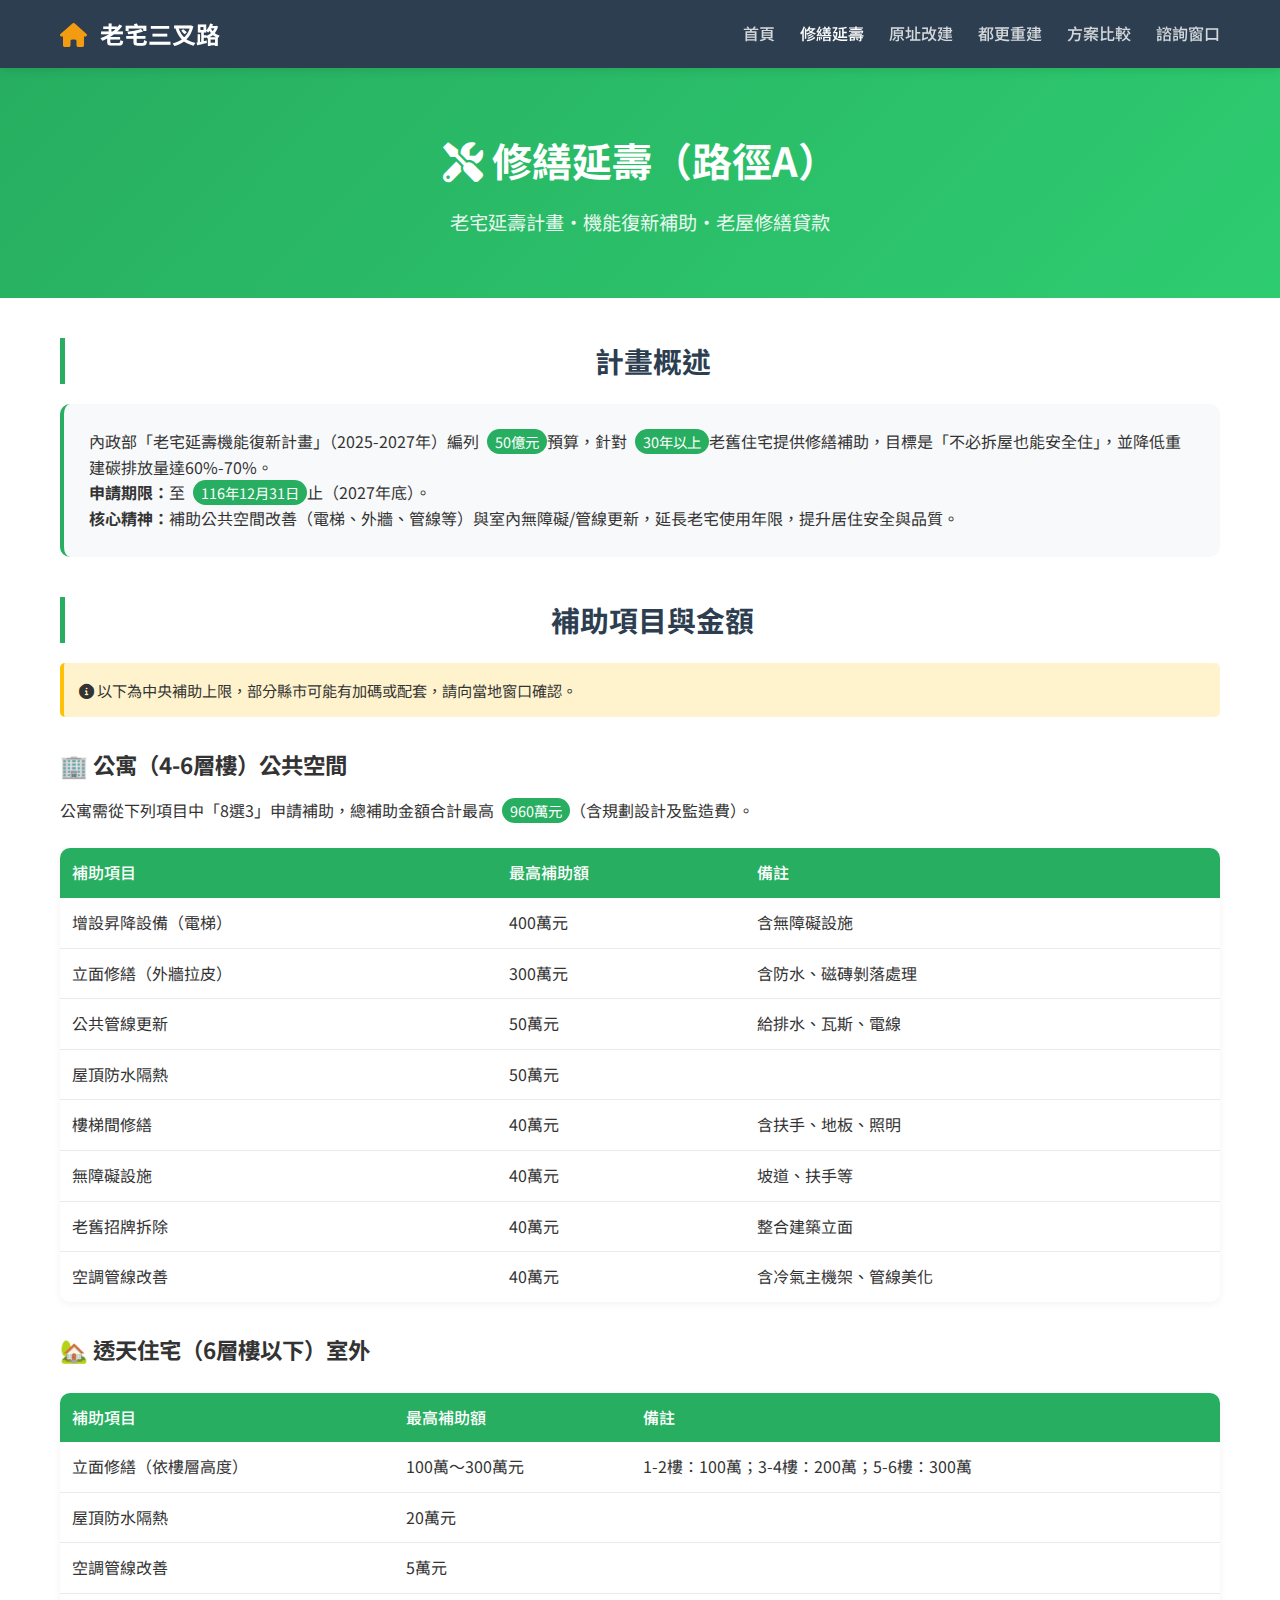
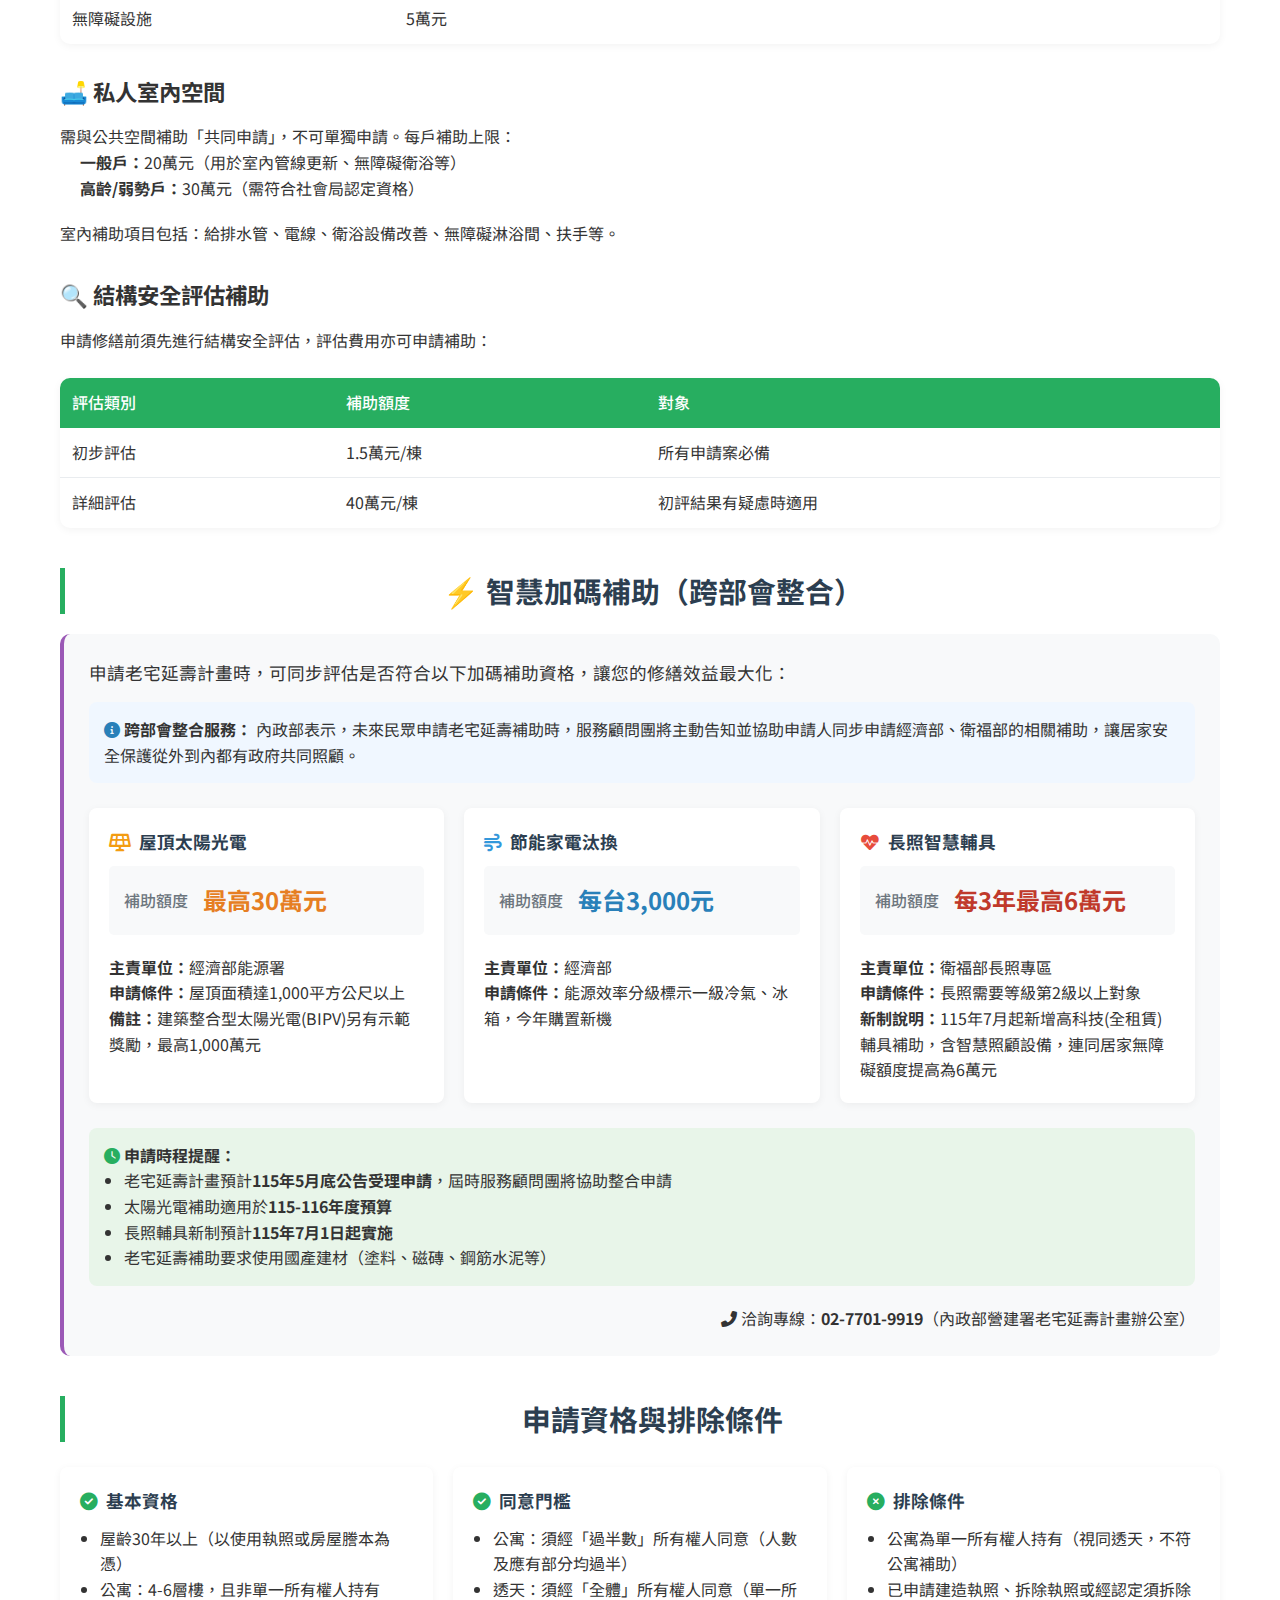
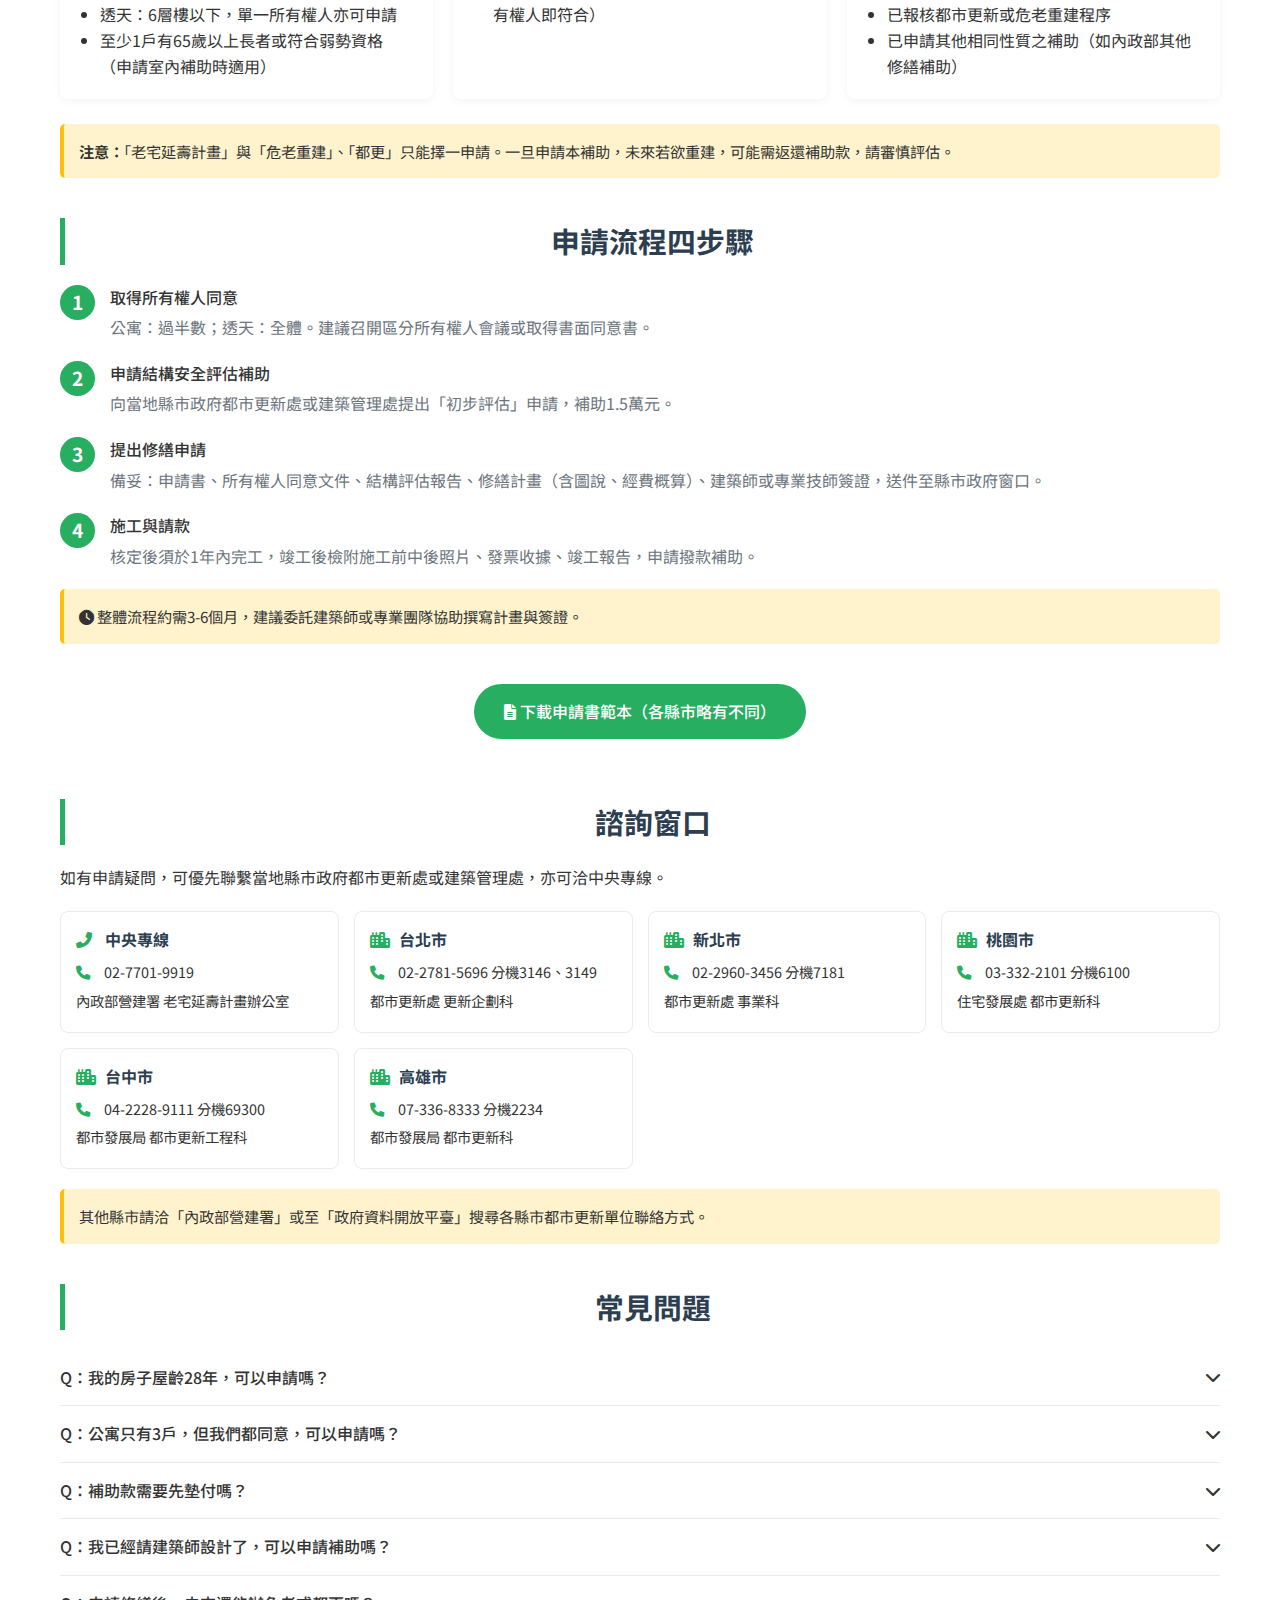
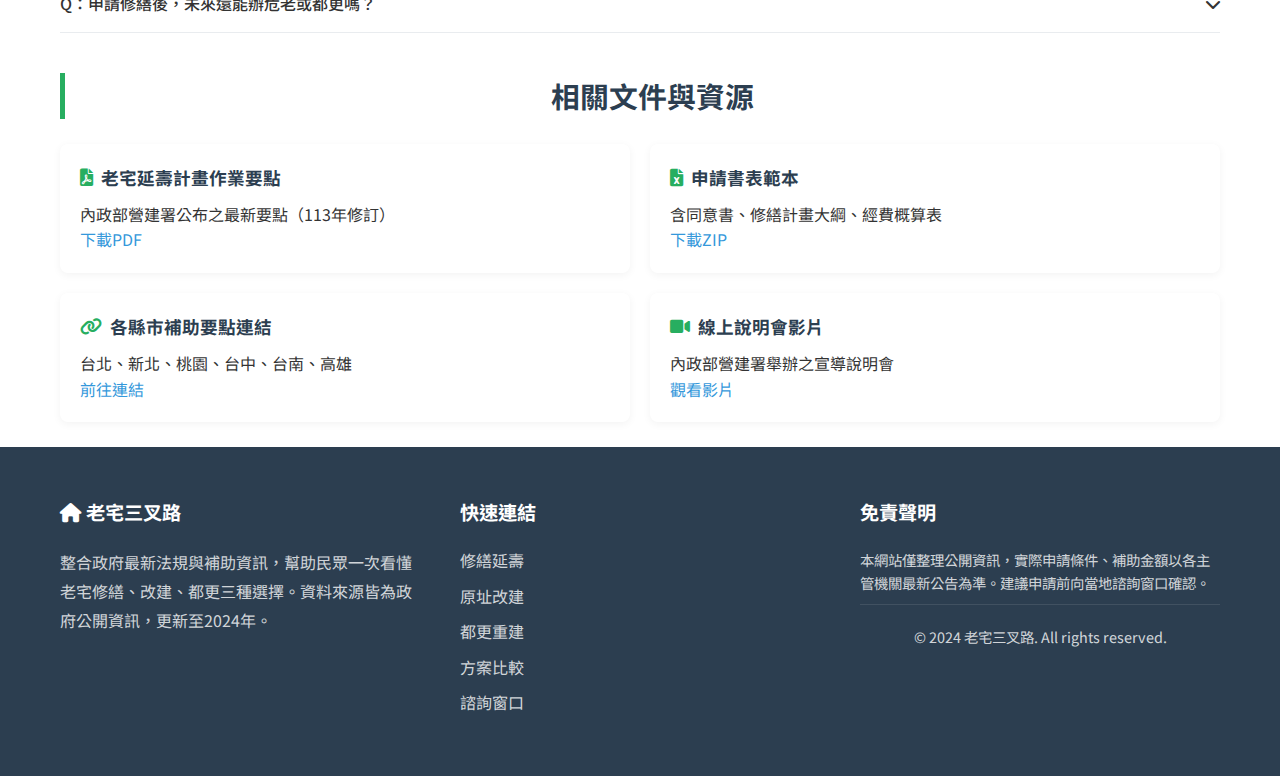
<file: pages/repair.html>
<!DOCTYPE html>
<html lang="zh-TW">
<head>
    <meta charset="UTF-8">
    <meta name="viewport" content="width=device-width, initial-scale=1.0">
    <title>修繕延壽｜老宅三叉路</title>
    <meta name="description" content="老宅延壽計畫完整說明：補助項目、申請資格、流程步驟、諮詢窗口。30年以上老屋修繕補助最高960萬元。">
    <link rel="preconnect" href="https://fonts.googleapis.com">
    <link rel="preconnect" href="https://fonts.gstatic.com" crossorigin>
    <link href="https://fonts.googleapis.com/css2?family=Noto+Sans+TC:wght@300;400;500;700&display=swap" rel="stylesheet">
    <link rel="stylesheet" href="https://cdnjs.cloudflare.com/ajax/libs/font-awesome/6.0.0-beta3/css/all.min.css">
    <link rel="stylesheet" href="../assets/css/style.css">
    <style>
        /* 頁面專屬樣式 */
        .page-header {
            background: linear-gradient(135deg, #27ae60 0%, #2ecc71 100%);
            color: white;
            padding: 60px 0;
            text-align: center;
        }
        .page-header h1 {
            font-size: 2.5rem;
            margin-bottom: 15px;
        }
        .page-header p {
            font-size: 1.2rem;
            opacity: 0.9;
            max-width: 700px;
            margin: 0 auto;
        }
        .section-title {
            font-size: 1.8rem;
            margin: 40px 0 20px;
            color: var(--primary-color);
            border-left: 5px solid var(--path-a-color);
            padding-left: 20px;
        }
        .subsection-title {
            font-size: 1.4rem;
            margin: 30px 0 15px;
            color: var(--dark-color);
        }
        .info-card {
            background: var(--light-gray);
            border-radius: 10px;
            padding: 25px;
            margin-bottom: 25px;
            border-left: 4px solid var(--path-a-color);
        }
        .info-card h3 {
            color: var(--path-a-color);
            margin-bottom: 15px;
            font-size: 1.3rem;
        }
        .info-grid {
            display: grid;
            grid-template-columns: repeat(auto-fit, minmax(280px, 1fr));
            gap: 20px;
            margin: 25px 0;
        }
        .info-item {
            background: white;
            border-radius: 8px;
            padding: 20px;
            box-shadow: 0 2px 8px rgba(0,0,0,0.05);
        }
        .info-item h4 {
            color: var(--primary-color);
            margin-bottom: 10px;
            font-size: 1.1rem;
            display: flex;
            align-items: center;
            gap: 8px;
        }
        .info-item h4 i {
            color: var(--path-a-color);
        }
        .amount-highlight {
            background: var(--path-a-color);
            color: white;
            padding: 2px 8px;
            border-radius: 20px;
            font-size: 0.9rem;
            margin-left: 8px;
        }
        table {
            width: 100%;
            border-collapse: collapse;
            margin: 25px 0;
            background: white;
            border-radius: 10px;
            overflow: hidden;
            box-shadow: 0 2px 8px rgba(0,0,0,0.05);
        }
        th {
            background: var(--path-a-color);
            color: white;
            font-weight: 500;
            padding: 12px;
            text-align: left;
        }
        td {
            padding: 12px;
            border-bottom: 1px solid var(--medium-gray);
        }
        tr:last-child td {
            border-bottom: none;
        }
        .note {
            background: #fff3cd;
            border-left: 4px solid #ffc107;
            padding: 15px;
            border-radius: 5px;
            margin: 20px 0;
            font-size: 0.95rem;
        }
        .step-list {
            list-style: none;
            counter-reset: step-counter;
        }
        .step-list li {
            counter-increment: step-counter;
            margin-bottom: 20px;
            padding-left: 50px;
            position: relative;
            font-weight: 500;
        }
        .step-list li::before {
            content: counter(step-counter);
            background: var(--path-a-color);
            color: white;
            font-size: 1.2rem;
            font-weight: bold;
            width: 35px;
            height: 35px;
            border-radius: 50%;
            display: flex;
            align-items: center;
            justify-content: center;
            position: absolute;
            left: 0;
            top: 0;
        }
        .step-list li span {
            font-weight: 400;
            color: var(--dark-gray);
            display: block;
            margin-top: 5px;
        }
        .contact-grid {
            display: grid;
            grid-template-columns: repeat(auto-fit, minmax(250px, 1fr));
            gap: 15px;
            margin: 20px 0;
        }
        .contact-card {
            background: white;
            border: 1px solid var(--medium-gray);
            border-radius: 8px;
            padding: 15px;
            transition: transform 0.2s;
        }
        .contact-card:hover {
            transform: translateY(-3px);
            box-shadow: 0 5px 15px rgba(0,0,0,0.1);
        }
        .contact-card h5 {
            color: var(--primary-color);
            margin-bottom: 8px;
            font-size: 1rem;
        }
        .contact-card p {
            margin-bottom: 5px;
            font-size: 0.9rem;
        }
        .contact-card i {
            color: var(--path-a-color);
            width: 20px;
            margin-right: 5px;
        }
        .btn-apply {
            background: var(--path-a-color);
            color: white;
            padding: 15px 30px;
            border-radius: 50px;
            display: inline-block;
            font-weight: 500;
            margin: 20px 0;
            transition: background 0.3s;
        }
        .btn-apply:hover {
            background: #219a52;
        }
        .faq-item {
            border-bottom: 1px solid var(--medium-gray);
            padding: 15px 0;
        }
        .faq-question {
            font-weight: 500;
            cursor: pointer;
            display: flex;
            justify-content: space-between;
            align-items: center;
        }
        .faq-answer {
            padding-top: 10px;
            color: var(--dark-gray);
            display: none;
        }
        .faq-item.active .faq-answer {
            display: block;
        }
    </style>
</head>
<body>
    <!-- 導航列 (與首頁相同) -->
    <nav class="navbar">
        <div class="container">
            <div class="navbar-brand">
                <a href="../index.html" class="logo">
                    <i class="fas fa-home"></i> 老宅三叉路
                </a>
            </div>
            <ul class="navbar-menu">
                <li><a href="../index.html">首頁</a></li>
                <li><a href="repair.html" class="active">修繕延壽</a></li>
                <li><a href="renew.html">原址改建</a></li>
                <li><a href="urban-renewal.html">都更重建</a></li>
                <li><a href="compare.html">方案比較</a></li>
                <li><a href="contact.html">諮詢窗口</a></li>
            </ul>
            <div class="navbar-toggle" id="mobile-menu">
                <i class="fas fa-bars"></i>
            </div>
        </div>
    </nav>

    <!-- 頁面標頭 -->
    <section class="page-header">
        <div class="container">
            <h1><i class="fas fa-tools"></i> 修繕延壽（路徑A）</h1>
            <p>老宅延壽計畫・機能復新補助・老屋修繕貸款</p>
        </div>
    </section>

    <main>
        <div class="container">
            <!-- 政策概述 -->
            <section>
                <h2 class="section-title">計畫概述</h2>
                <div class="info-card">
                    <p>內政部「老宅延壽機能復新計畫」（2025-2027年）編列<span class="amount-highlight">50億元</span>預算，針對<span class="amount-highlight">30年以上</span>老舊住宅提供修繕補助，目標是「不必拆屋也能安全住」，並降低重建碳排放量達60%-70%。</p>
                    <p><strong>申請期限：</strong>至<span class="amount-highlight">116年12月31日</span>止（2027年底）。</p>
                    <p><strong>核心精神：</strong>補助公共空間改善（電梯、外牆、管線等）與室內無障礙/管線更新，延長老宅使用年限，提升居住安全與品質。</p>
                </div>
            </section>

            <!-- 補助項目總表 -->
            <section>
                <h2 class="section-title">補助項目與金額</h2>
                <p class="note"><i class="fas fa-info-circle"></i> 以下為中央補助上限，部分縣市可能有加碼或配套，請向當地窗口確認。</p>
                
                <h3 class="subsection-title">🏢 公寓（4-6層樓）公共空間</h3>
                <p>公寓需從下列項目中「8選3」申請補助，總補助金額合計最高<span class="amount-highlight">960萬元</span>（含規劃設計及監造費）。</p>
                <table>
                    <thead>
                        <tr><th>補助項目</th><th>最高補助額</th><th>備註</th></tr>
                    </thead>
                    <tbody>
                        <tr><td>增設昇降設備（電梯）</td><td>400萬元</td><td>含無障礙設施</td></tr>
                        <tr><td>立面修繕（外牆拉皮）</td><td>300萬元</td><td>含防水、磁磚剝落處理</td></tr>
                        <tr><td>公共管線更新</td><td>50萬元</td><td>給排水、瓦斯、電線</td></tr>
                        <tr><td>屋頂防水隔熱</td><td>50萬元</td><td></td></tr>
                        <tr><td>樓梯間修繕</td><td>40萬元</td><td>含扶手、地板、照明</td></tr>
                        <tr><td>無障礙設施</td><td>40萬元</td><td>坡道、扶手等</td></tr>
                        <tr><td>老舊招牌拆除</td><td>40萬元</td><td>整合建築立面</td></tr>
                        <tr><td>空調管線改善</td><td>40萬元</td><td>含冷氣主機架、管線美化</td></tr>
                    </tbody>
                </table>

                <h3 class="subsection-title">🏡 透天住宅（6層樓以下）室外</h3>
                <table>
                    <thead><tr><th>補助項目</th><th>最高補助額</th><th>備註</th></tr></thead>
                    <tbody>
                        <tr><td>立面修繕（依樓層高度）</td><td>100萬～300萬元</td><td>1-2樓：100萬；3-4樓：200萬；5-6樓：300萬</td></tr>
                        <tr><td>屋頂防水隔熱</td><td>20萬元</td><td></td></tr>
                        <tr><td>空調管線改善</td><td>5萬元</td><td></td></tr>
                        <tr><td>無障礙設施</td><td>5萬元</td><td></td></tr>
                    </tbody>
                </table>

                <h3 class="subsection-title">🛋️ 私人室內空間</h3>
                <p>需與公共空間補助「共同申請」，不可單獨申請。每戶補助上限：</p>
                <ul style="margin-left: 20px; margin-bottom: 20px;">
                    <li><strong>一般戶：</strong>20萬元（用於室內管線更新、無障礙衛浴等）</li>
                    <li><strong>高齡/弱勢戶：</strong>30萬元（需符合社會局認定資格）</li>
                </ul>
                <p>室內補助項目包括：給排水管、電線、衛浴設備改善、無障礙淋浴間、扶手等。</p>

                <h3 class="subsection-title">🔍 結構安全評估補助</h3>
                <p>申請修繕前須先進行結構安全評估，評估費用亦可申請補助：</p>
                <table>
                    <thead><tr><th>評估類別</th><th>補助額度</th><th>對象</th></tr></thead>
                    <tbody>
                        <tr><td>初步評估</td><td>1.5萬元/棟</td><td>所有申請案必備</td></tr>
                        <tr><td>詳細評估</td><td>40萬元/棟</td><td>初評結果有疑慮時適用</td></tr>
                    </tbody>
                </table>
            </section>
            <!-- 智慧加碼補助（跨部會整合） -->
<section>
    <h2 class="section-title">⚡ 智慧加碼補助（跨部會整合）</h2>
    <div class="info-card" style="border-left-color: #9b59b6;">
        <p style="font-size: 1.1rem; margin-bottom: 15px;">申請老宅延壽計畫時，可同步評估是否符合以下加碼補助資格，讓您的修繕效益最大化：</p>
        
        <div style="background: #f0f7ff; padding: 15px; border-radius: 8px; margin-bottom: 20px;">
            <p><i class="fas fa-info-circle" style="color: #2980b9;"></i> <strong>跨部會整合服務：</strong> 內政部表示，未來民眾申請老宅延壽補助時，服務顧問團將主動告知並協助申請人同步申請經濟部、衛福部的相關補助，讓居家安全保護從外到內都有政府共同照顧。</p>
        </div>

        <div class="info-grid" style="grid-template-columns: repeat(auto-fit, minmax(300px, 1fr));">
            <div class="info-item">
                <h4><i class="fas fa-solar-panel" style="color: #f39c12;"></i> 屋頂太陽光電</h4>
                <div class="path-highlight" style="justify-content: flex-start; gap: 15px;">
                    <span class="label">補助額度</span>
                    <span class="value" style="color: #e67e22;">最高30萬元</span>
                </div>
                <p><strong>主責單位：</strong>經濟部能源署</p>
                <p><strong>申請條件：</strong>屋頂面積達1,000平方公尺以上</p>
                <p><strong>備註：</strong>建築整合型太陽光電(BIPV)另有示範獎勵，最高1,000萬元</p>
            </div>

            <div class="info-item">
                <h4><i class="fas fa-wind" style="color: #3498db;"></i> 節能家電汰換</h4>
                <div class="path-highlight" style="justify-content: flex-start; gap: 15px;">
                    <span class="label">補助額度</span>
                    <span class="value" style="color: #2980b9;">每台3,000元</span>
                </div>
                <p><strong>主責單位：</strong>經濟部</p>
                <p><strong>申請條件：</strong>能源效率分級標示一級冷氣、冰箱，今年購置新機</p>
            </div>

            <div class="info-item">
                <h4><i class="fas fa-heartbeat" style="color: #e74c3c;"></i> 長照智慧輔具</h4>
                <div class="path-highlight" style="justify-content: flex-start; gap: 15px;">
                    <span class="label">補助額度</span>
                    <span class="value" style="color: #c0392b;">每3年最高6萬元</span>
                </div>
                <p><strong>主責單位：</strong>衛福部長照專區</p>
                <p><strong>申請條件：</strong>長照需要等級第2級以上對象</p>
                <p><strong>新制說明：</strong>115年7月起新增高科技(全租賃)輔具補助，含智慧照顧設備，連同居家無障礙額度提高為6萬元</p>
            </div>
        </div>

        <div style="background: #e8f5e9; padding: 15px; border-radius: 8px; margin-top: 15px;">
            <p><i class="fas fa-clock" style="color: #27ae60;"></i> <strong>申請時程提醒：</strong></p>
            <ul style="margin-left: 20px; list-style: disc;">
                <li>老宅延壽計畫預計<strong>115年5月底公告受理申請</strong>，屆時服務顧問團將協助整合申請</li>
                <li>太陽光電補助適用於<strong>115-116年度預算</strong></li>
                <li>長照輔具新制預計<strong>115年7月1日起實施</strong></li>
                <li>老宅延壽補助要求使用國產建材（塗料、磁磚、鋼筋水泥等）</li>
            </ul>
        </div>

        <div style="margin-top: 20px; text-align: right;">
            <p><i class="fas fa-phone-alt"></i> 洽詢專線：<strong>02-7701-9919</strong>（內政部營建署老宅延壽計畫辦公室）</p>
        </div>
    </div>
</section>
            <!-- 申請資格與排除條件 -->
            <section>
                <h2 class="section-title">申請資格與排除條件</h2>
                <div class="info-grid">
                    <div class="info-item">
                        <h4><i class="fas fa-check-circle"></i> 基本資格</h4>
                        <ul style="list-style: disc; margin-left: 20px;">
                            <li>屋齡30年以上（以使用執照或房屋謄本為憑）</li>
                            <li>公寓：4-6層樓，且非單一所有權人持有</li>
                            <li>透天：6層樓以下，單一所有權人亦可申請</li>
                            <li>至少1戶有65歲以上長者或符合弱勢資格（申請室內補助時適用）</li>
                        </ul>
                    </div>
                    <div class="info-item">
                        <h4><i class="fas fa-check-circle"></i> 同意門檻</h4>
                        <ul style="list-style: disc; margin-left: 20px;">
                            <li>公寓：須經「過半數」所有權人同意（人數及應有部分均過半）</li>
                            <li>透天：須經「全體」所有權人同意（單一所有權人即符合）</li>
                        </ul>
                    </div>
                    <div class="info-item">
                        <h4><i class="fas fa-times-circle"></i> 排除條件</h4>
                        <ul style="list-style: disc; margin-left: 20px;">
                            <li>公寓為單一所有權人持有（視同透天，不符公寓補助）</li>
                            <li>已申請建造執照、拆除執照或經認定須拆除</li>
                            <li>已報核都市更新或危老重建程序</li>
                            <li>已申請其他相同性質之補助（如內政部其他修繕補助）</li>
                        </ul>
                    </div>
                </div>
                <div class="note">
                    <strong>注意：</strong>「老宅延壽計畫」與「危老重建」、「都更」只能擇一申請。一旦申請本補助，未來若欲重建，可能需返還補助款，請審慎評估。
                </div>
            </section>

            <!-- 申請流程 -->
            <section>
                <h2 class="section-title">申請流程四步驟</h2>
                <ol class="step-list">
                    <li>
                        取得所有權人同意
                        <span>公寓：過半數；透天：全體。建議召開區分所有權人會議或取得書面同意書。</span>
                    </li>
                    <li>
                        申請結構安全評估補助
                        <span>向當地縣市政府都市更新處或建築管理處提出「初步評估」申請，補助1.5萬元。</span>
                    </li>
                    <li>
                        提出修繕申請
                        <span>備妥：申請書、所有權人同意文件、結構評估報告、修繕計畫（含圖說、經費概算）、建築師或專業技師簽證，送件至縣市政府窗口。</span>
                    </li>
                    <li>
                        施工與請款
                        <span>核定後須於1年內完工，竣工後檢附施工前中後照片、發票收據、竣工報告，申請撥款補助。</span>
                    </li>
                </ol>
                <p class="note"><i class="fas fa-clock"></i> 整體流程約需3-6個月，建議委託建築師或專業團隊協助撰寫計畫與簽證。</p>
                <div style="text-align: center;">
                    <a href="#" class="btn-apply"><i class="fas fa-file-alt"></i> 下載申請書範本（各縣市略有不同）</a>
                </div>
            </section>

            <!-- 諮詢窗口 -->
            <section>
                <h2 class="section-title">諮詢窗口</h2>
                <p>如有申請疑問，可優先聯繫當地縣市政府都市更新處或建築管理處，亦可洽中央專線。</p>
                <div class="contact-grid">
                    <div class="contact-card">
                        <h5><i class="fas fa-phone-alt"></i> 中央專線</h5>
                        <p><i class="fas fa-phone"></i> 02-7701-9919</p>
                        <p>內政部營建署 老宅延壽計畫辦公室</p>
                    </div>
                    <div class="contact-card">
                        <h5><i class="fas fa-city"></i> 台北市</h5>
                        <p><i class="fas fa-phone"></i> 02-2781-5696 分機3146、3149</p>
                        <p>都市更新處 更新企劃科</p>
                    </div>
                    <div class="contact-card">
                        <h5><i class="fas fa-city"></i> 新北市</h5>
                        <p><i class="fas fa-phone"></i> 02-2960-3456 分機7181</p>
                        <p>都市更新處 事業科</p>
                    </div>
                    <div class="contact-card">
                        <h5><i class="fas fa-city"></i> 桃園市</h5>
                        <p><i class="fas fa-phone"></i> 03-332-2101 分機6100</p>
                        <p>住宅發展處 都市更新科</p>
                    </div>
                    <div class="contact-card">
                        <h5><i class="fas fa-city"></i> 台中市</h5>
                        <p><i class="fas fa-phone"></i> 04-2228-9111 分機69300</p>
                        <p>都市發展局 都市更新工程科</p>
                    </div>
                    <div class="contact-card">
                        <h5><i class="fas fa-city"></i> 高雄市</h5>
                        <p><i class="fas fa-phone"></i> 07-336-8333 分機2234</p>
                        <p>都市發展局 都市更新科</p>
                    </div>
                </div>
                <p class="note">其他縣市請洽「內政部營建署」或至「政府資料開放平臺」搜尋各縣市都市更新單位聯絡方式。</p>
            </section>

            <!-- 常見問題 FAQ -->
            <section>
                <h2 class="section-title">常見問題</h2>
                <div class="faq-item">
                    <div class="faq-question">
                        Q：我的房子屋齡28年，可以申請嗎？
                        <i class="fas fa-chevron-down"></i>
                    </div>
                    <div class="faq-answer">A：屋齡必須滿30年，以使用執照或建物謄本登記為準。若未滿30年，可先規劃，待屆齡後再申請。</div>
                </div>
                <div class="faq-item">
                    <div class="faq-question">
                        Q：公寓只有3戶，但我們都同意，可以申請嗎？
                        <i class="fas fa-chevron-down"></i>
                    </div>
                    <div class="faq-answer">A：公寓定義為4-6層樓，若您的建築物樓層數在4-6層且戶數3戶（可能產權合併），仍符合資格，但須注意「過半數所有權人」同意，3戶需至少2戶同意。</div>
                </div>
                <div class="faq-item">
                    <div class="faq-question">
                        Q：補助款需要先墊付嗎？
                        <i class="fas fa-chevron-down"></i>
                    </div>
                    <div class="faq-answer">A：是的，原則上由申請人先墊付施工費用，完工後檢據核銷撥款。部分縣市可能有部分預撥機制，可洽窗口詢問。</div>
                </div>
                <div class="faq-item">
                    <div class="faq-question">
                        Q：我已經請建築師設計了，可以申請補助嗎？
                        <i class="fas fa-chevron-down"></i>
                    </div>
                    <div class="faq-answer">A：只要尚未施工，且符合申請資格，仍可提出申請。但設計圖需符合補助項目要求，建議送件前先與審查單位討論。</div>
                </div>
                <div class="faq-item">
                    <div class="faq-question">
                        Q：申請修繕後，未來還能辦危老或都更嗎？
                        <i class="fas fa-chevron-down"></i>
                    </div>
                    <div class="faq-answer">A：可以，但可能需要返還已領取的補助款。建議先確認長期規劃，若未來確定重建，直接走危老或都更可能更划算。</div>
                </div>
            </section>

            <!-- 相關文件下載連結 -->
            <section>
                <h2 class="section-title">相關文件與資源</h2>
                <div class="info-grid" style="grid-template-columns: repeat(2,1fr);">
                    <div class="info-item">
                        <h4><i class="fas fa-file-pdf"></i> 老宅延壽計畫作業要點</h4>
                        <p>內政部營建署公布之最新要點（113年修訂）</p>
                        <a href="#" target="_blank">下載PDF</a>
                    </div>
                    <div class="info-item">
                        <h4><i class="fas fa-file-excel"></i> 申請書表範本</h4>
                        <p>含同意書、修繕計畫大綱、經費概算表</p>
                        <a href="#" target="_blank">下載ZIP</a>
                    </div>
                    <div class="info-item">
                        <h4><i class="fas fa-link"></i> 各縣市補助要點連結</h4>
                        <p>台北、新北、桃園、台中、台南、高雄</p>
                        <a href="#" target="_blank">前往連結</a>
                    </div>
                    <div class="info-item">
                        <h4><i class="fas fa-video"></i> 線上說明會影片</h4>
                        <p>內政部營建署舉辦之宣導說明會</p>
                        <a href="#" target="_blank">觀看影片</a>
                    </div>
                </div>
            </section>
        </div>
    </main>

    <!-- 頁尾 (與首頁相同) -->
    <footer>
        <div class="container">
            <div class="footer-content">
                <div class="footer-about">
                    <h4><i class="fas fa-home"></i> 老宅三叉路</h4>
                    <p>整合政府最新法規與補助資訊，幫助民眾一次看懂老宅修繕、改建、都更三種選擇。資料來源皆為政府公開資訊，更新至2024年。</p>
                </div>
                <div class="footer-links">
                    <h4>快速連結</h4>
                    <ul>
                        <li><a href="repair.html">修繕延壽</a></li>
                        <li><a href="renew.html">原址改建</a></li>
                        <li><a href="urban-renewal.html">都更重建</a></li>
                        <li><a href="compare.html">方案比較</a></li>
                        <li><a href="contact.html">諮詢窗口</a></li>
                    </ul>
                </div>
                <div class="footer-disclaimer">
                    <h4>免責聲明</h4>
                    <p>本網站僅整理公開資訊，實際申請條件、補助金額以各主管機關最新公告為準。建議申請前向當地諮詢窗口確認。</p>
                    <p class="copyright">&copy; 2024 老宅三叉路. All rights reserved.</p>
                </div>
            </div>
        </div>
    </footer>

    <script src="../assets/js/main.js"></script>
    <script>
        // FAQ 互動
        document.querySelectorAll('.faq-question').forEach(item => {
            item.addEventListener('click', () => {
                const parent = item.parentElement;
                parent.classList.toggle('active');
                const icon = item.querySelector('i');
                if (icon.classList.contains('fa-chevron-down')) {
                    icon.classList.remove('fa-chevron-down');
                    icon.classList.add('fa-chevron-up');
                } else {
                    icon.classList.remove('fa-chevron-up');
                    icon.classList.add('fa-chevron-down');
                }
            });
        });
    </script>
</body>
</html>
</file>
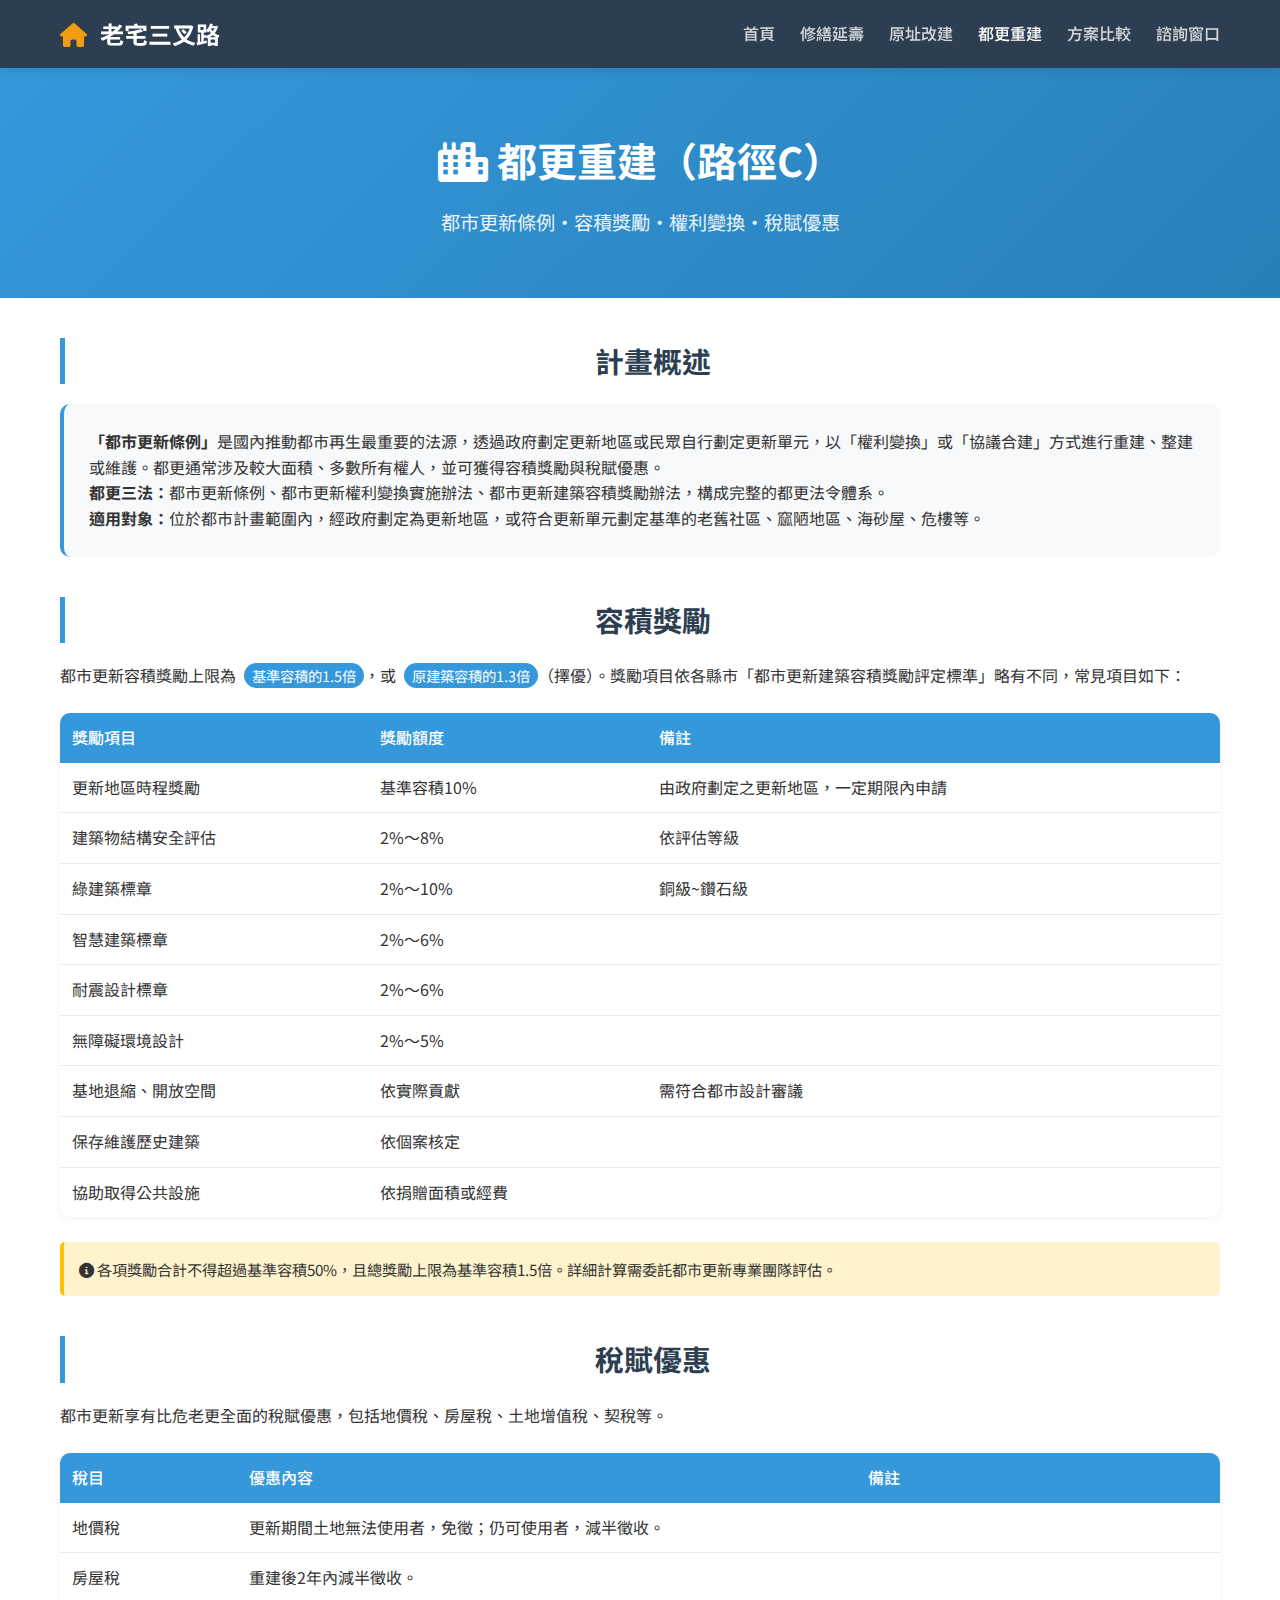
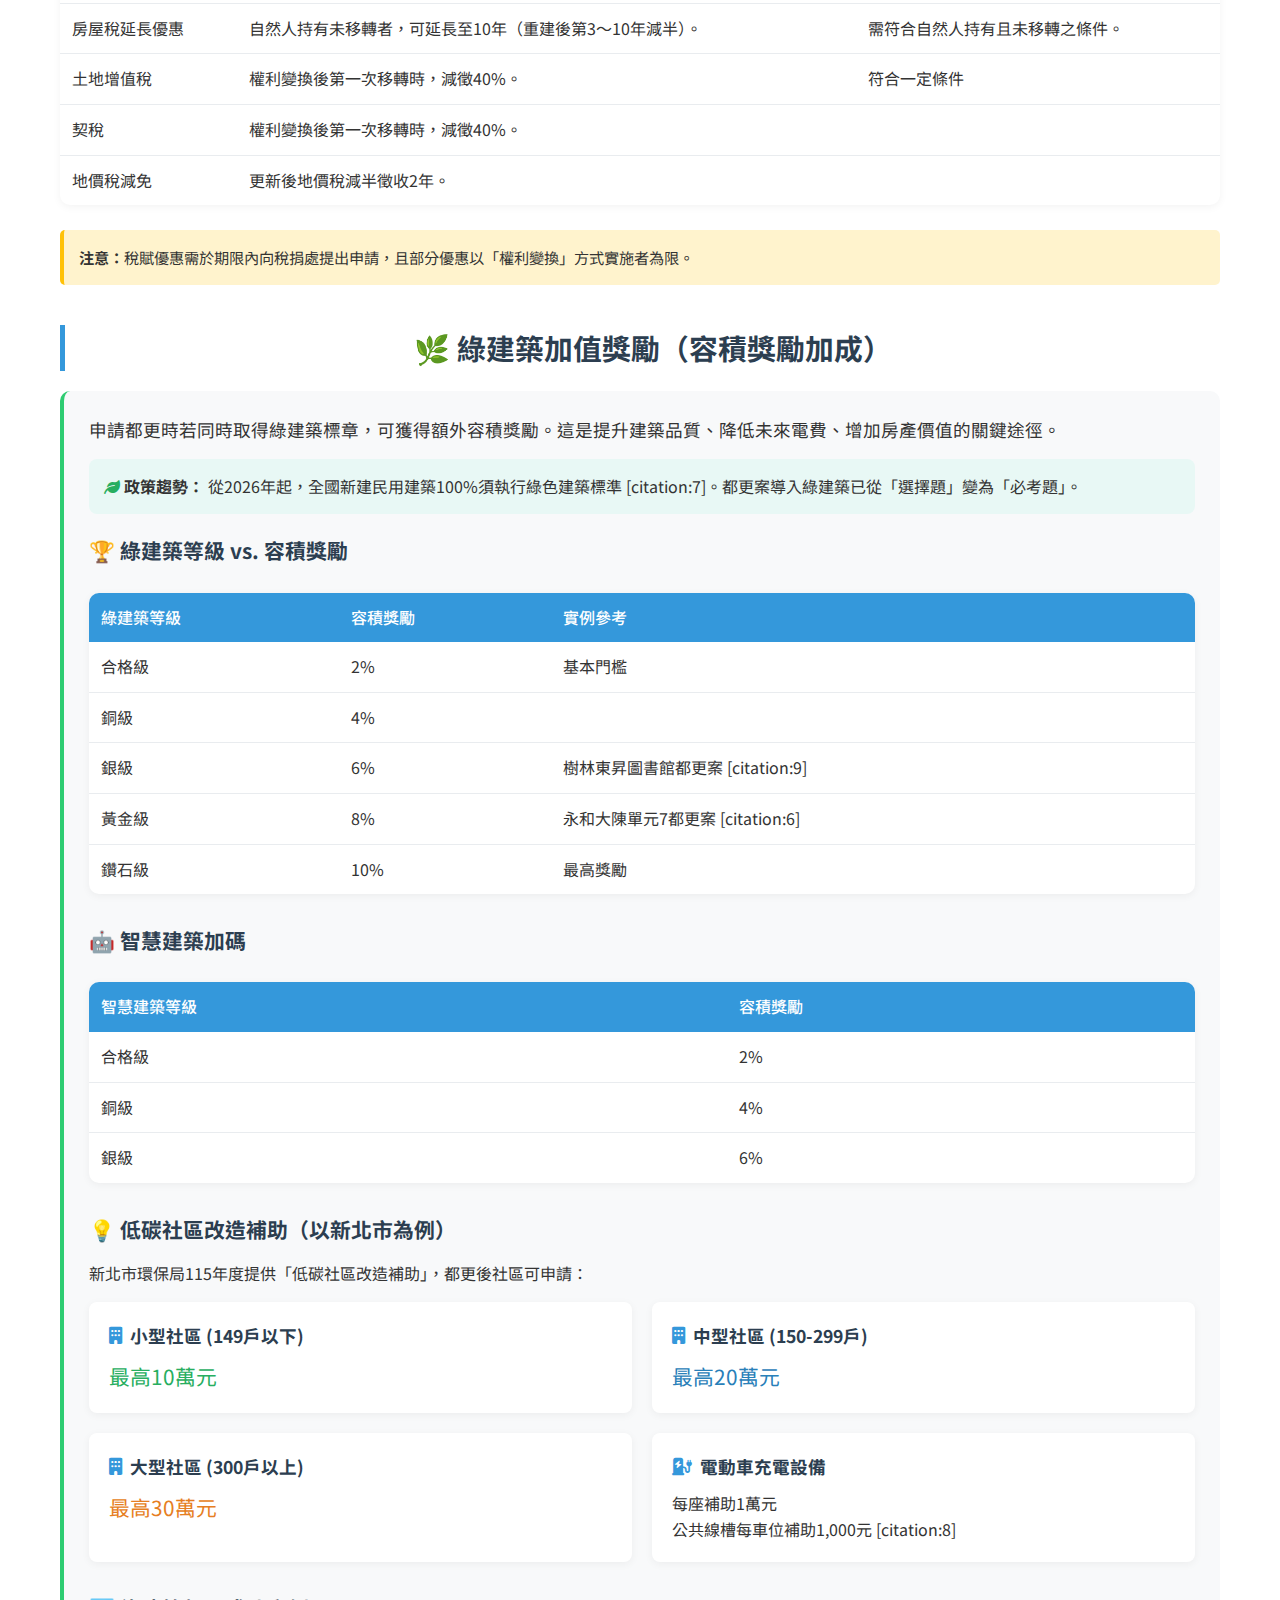
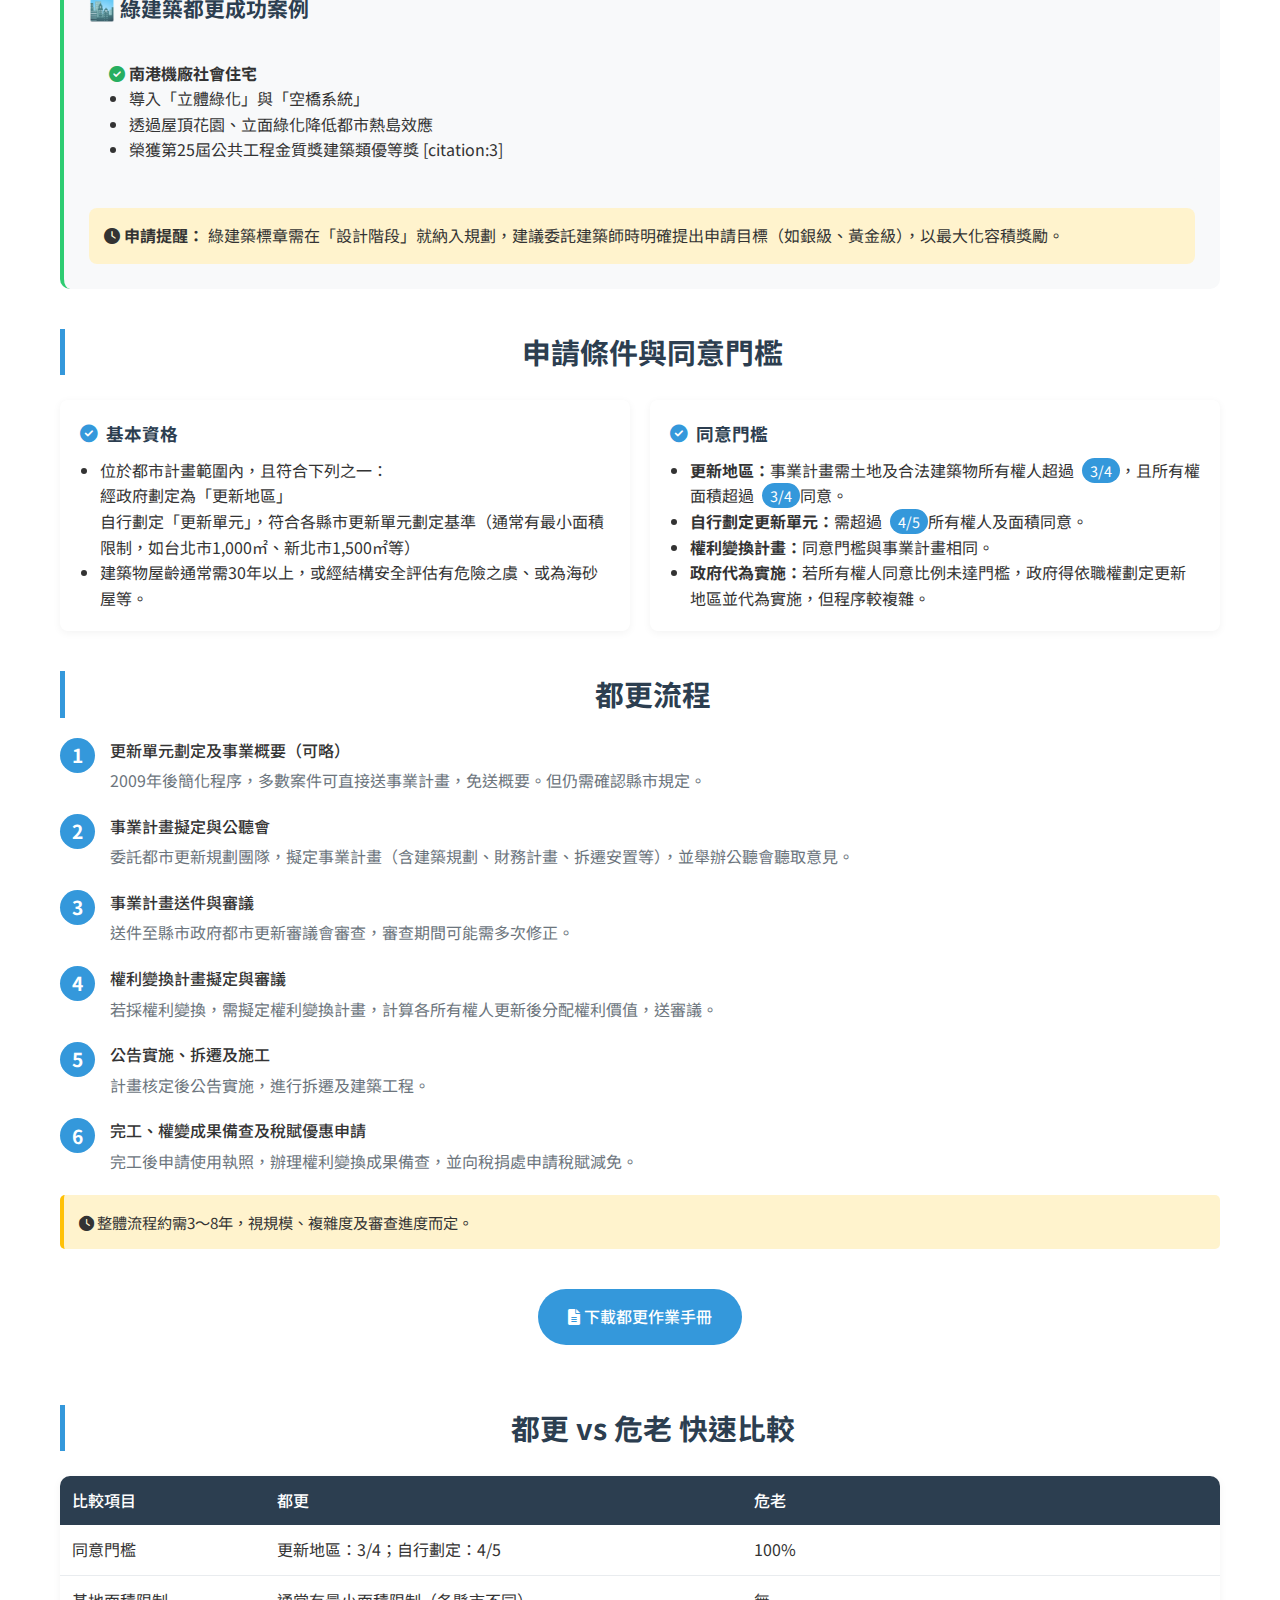
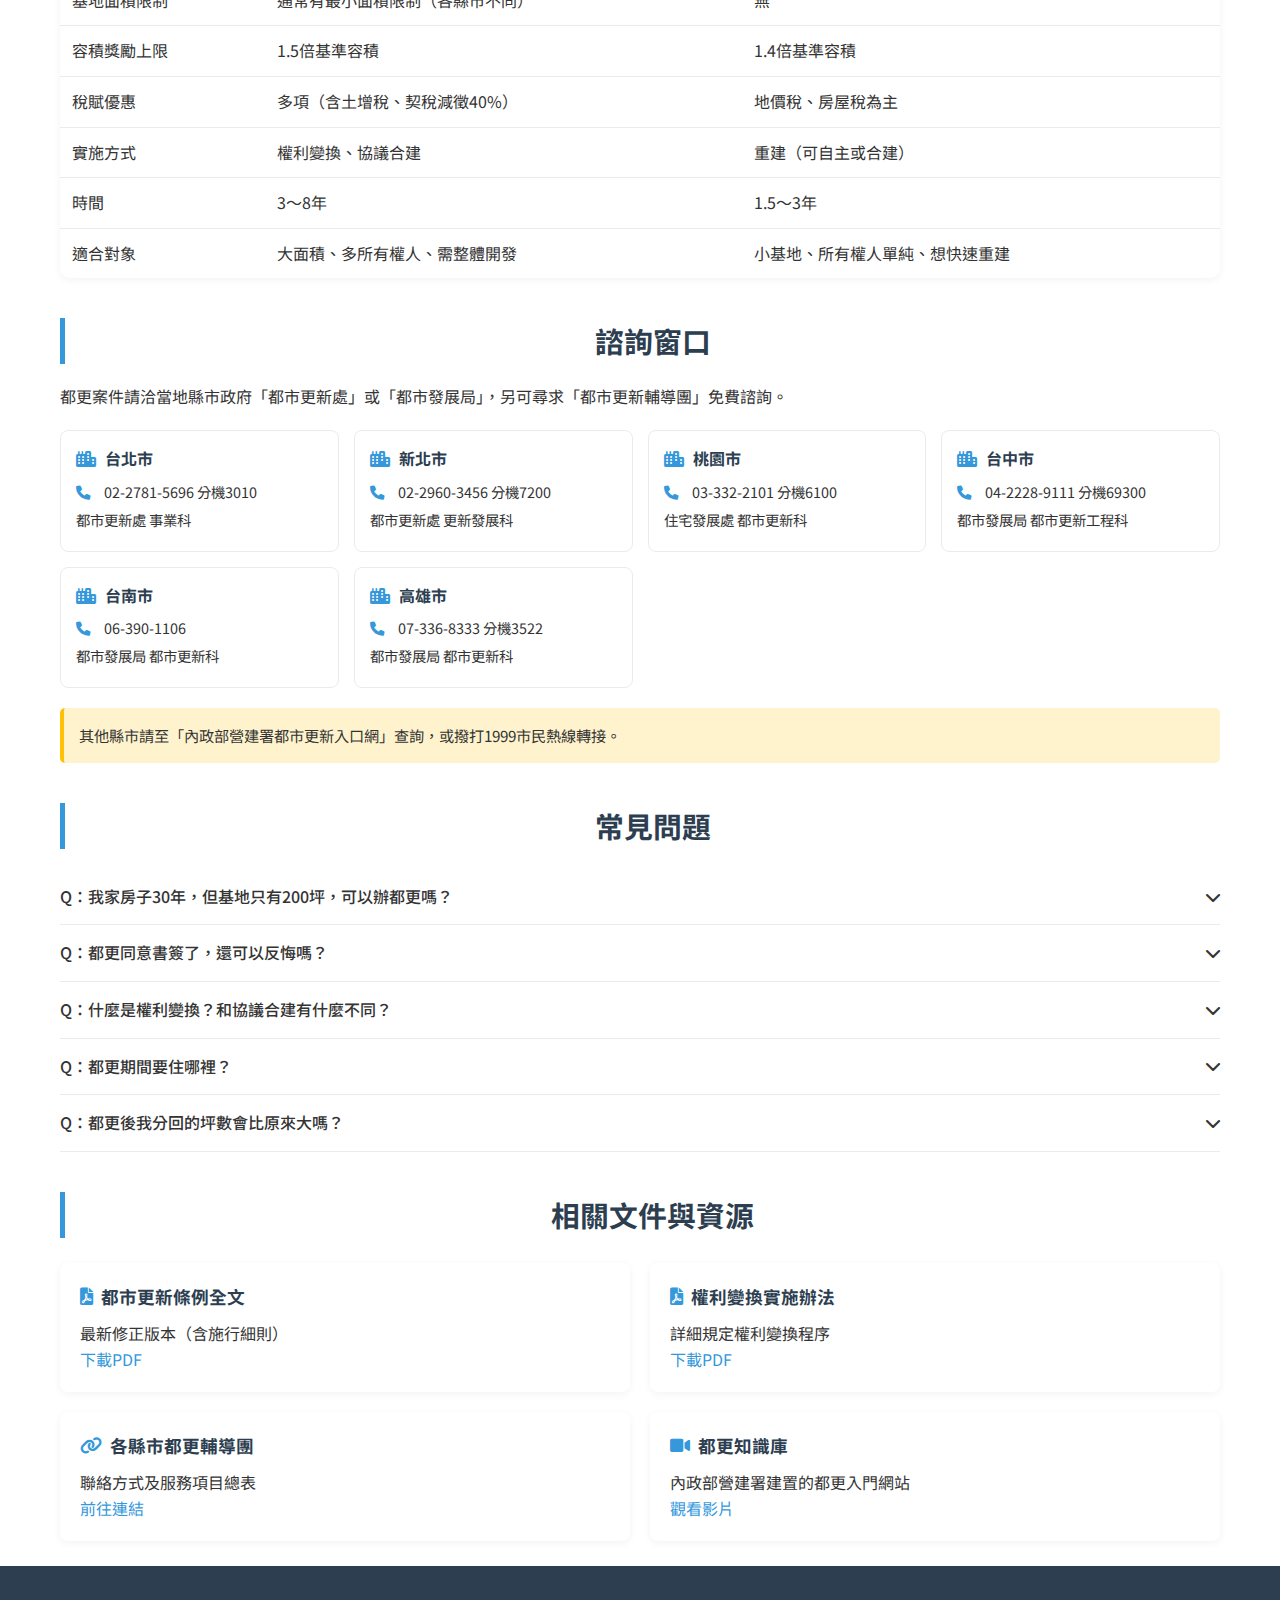
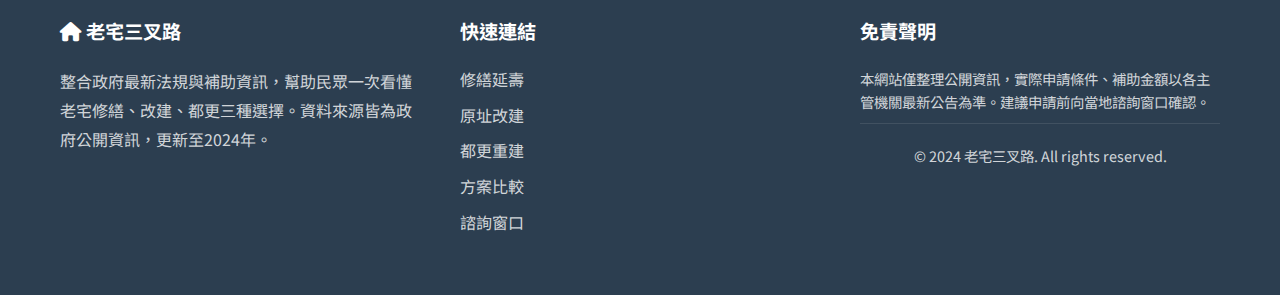
<file: pages/urban-renewal.html>
<!DOCTYPE html>
<html lang="zh-TW">
<head>
    <meta charset="UTF-8">
    <meta name="viewport" content="width=device-width, initial-scale=1.0">
    <title>都更重建｜老宅三叉路</title>
    <meta name="description" content="都市更新條例完整說明：容積獎勵最高1.5倍、稅賦優惠、權利變換、同意門檻、諮詢窗口。大面積老宅重建最佳途徑。">
    <link rel="preconnect" href="https://fonts.googleapis.com">
    <link rel="preconnect" href="https://fonts.gstatic.com" crossorigin>
    <link href="https://fonts.googleapis.com/css2?family=Noto+Sans+TC:wght@300;400;500;700&display=swap" rel="stylesheet">
    <link rel="stylesheet" href="https://cdnjs.cloudflare.com/ajax/libs/font-awesome/6.0.0-beta3/css/all.min.css">
    <link rel="stylesheet" href="../assets/css/style.css">
    <style>
        /* 頁面專屬樣式 - 以藍色為主 */
        .page-header {
            background: linear-gradient(135deg, #3498db 0%, #2980b9 100%);
            color: white;
            padding: 60px 0;
            text-align: center;
        }
        .page-header h1 {
            font-size: 2.5rem;
            margin-bottom: 15px;
        }
        .page-header p {
            font-size: 1.2rem;
            opacity: 0.9;
            max-width: 700px;
            margin: 0 auto;
        }
        .section-title {
            font-size: 1.8rem;
            margin: 40px 0 20px;
            color: var(--primary-color);
            border-left: 5px solid var(--path-c-color);
            padding-left: 20px;
        }
        .subsection-title {
            font-size: 1.4rem;
            margin: 30px 0 15px;
            color: var(--dark-color);
        }
        .info-card {
            background: var(--light-gray);
            border-radius: 10px;
            padding: 25px;
            margin-bottom: 25px;
            border-left: 4px solid var(--path-c-color);
        }
        .info-card h3 {
            color: var(--path-c-color);
            margin-bottom: 15px;
            font-size: 1.3rem;
        }
        .info-grid {
            display: grid;
            grid-template-columns: repeat(auto-fit, minmax(280px, 1fr));
            gap: 20px;
            margin: 25px 0;
        }
        .info-item {
            background: white;
            border-radius: 8px;
            padding: 20px;
            box-shadow: 0 2px 8px rgba(0,0,0,0.05);
        }
        .info-item h4 {
            color: var(--primary-color);
            margin-bottom: 10px;
            font-size: 1.1rem;
            display: flex;
            align-items: center;
            gap: 8px;
        }
        .info-item h4 i {
            color: var(--path-c-color);
        }
        .amount-highlight {
            background: var(--path-c-color);
            color: white;
            padding: 2px 8px;
            border-radius: 20px;
            font-size: 0.9rem;
            margin-left: 8px;
        }
        table {
            width: 100%;
            border-collapse: collapse;
            margin: 25px 0;
            background: white;
            border-radius: 10px;
            overflow: hidden;
            box-shadow: 0 2px 8px rgba(0,0,0,0.05);
        }
        th {
            background: var(--path-c-color);
            color: white;
            font-weight: 500;
            padding: 12px;
            text-align: left;
        }
        td {
            padding: 12px;
            border-bottom: 1px solid var(--medium-gray);
        }
        tr:last-child td {
            border-bottom: none;
        }
        .note {
            background: #fff3cd;
            border-left: 4px solid #ffc107;
            padding: 15px;
            border-radius: 5px;
            margin: 20px 0;
            font-size: 0.95rem;
        }
        .step-list {
            list-style: none;
            counter-reset: step-counter;
        }
        .step-list li {
            counter-increment: step-counter;
            margin-bottom: 20px;
            padding-left: 50px;
            position: relative;
            font-weight: 500;
        }
        .step-list li::before {
            content: counter(step-counter);
            background: var(--path-c-color);
            color: white;
            font-size: 1.2rem;
            font-weight: bold;
            width: 35px;
            height: 35px;
            border-radius: 50%;
            display: flex;
            align-items: center;
            justify-content: center;
            position: absolute;
            left: 0;
            top: 0;
        }
        .step-list li span {
            font-weight: 400;
            color: var(--dark-gray);
            display: block;
            margin-top: 5px;
        }
        .contact-grid {
            display: grid;
            grid-template-columns: repeat(auto-fit, minmax(250px, 1fr));
            gap: 15px;
            margin: 20px 0;
        }
        .contact-card {
            background: white;
            border: 1px solid var(--medium-gray);
            border-radius: 8px;
            padding: 15px;
            transition: transform 0.2s;
        }
        .contact-card:hover {
            transform: translateY(-3px);
            box-shadow: 0 5px 15px rgba(0,0,0,0.1);
        }
        .contact-card h5 {
            color: var(--primary-color);
            margin-bottom: 8px;
            font-size: 1rem;
        }
        .contact-card p {
            margin-bottom: 5px;
            font-size: 0.9rem;
        }
        .contact-card i {
            color: var(--path-c-color);
            width: 20px;
            margin-right: 5px;
        }
        .btn-apply {
            background: var(--path-c-color);
            color: white;
            padding: 15px 30px;
            border-radius: 50px;
            display: inline-block;
            font-weight: 500;
            margin: 20px 0;
            transition: background 0.3s;
        }
        .btn-apply:hover {
            background: #1f618d;
        }
        .faq-item {
            border-bottom: 1px solid var(--medium-gray);
            padding: 15px 0;
        }
        .faq-question {
            font-weight: 500;
            cursor: pointer;
            display: flex;
            justify-content: space-between;
            align-items: center;
        }
        .faq-answer {
            padding-top: 10px;
            color: var(--dark-gray);
            display: none;
        }
        .faq-item.active .faq-answer {
            display: block;
        }
        .compare-table {
            background: white;
            border-radius: 10px;
            overflow: hidden;
            margin: 25px 0;
        }
        .compare-table th {
            background: var(--primary-color);
        }
    </style>
</head>
<body>
    <!-- 導航列 (與首頁相同) -->
    <nav class="navbar">
        <div class="container">
            <div class="navbar-brand">
                <a href="../index.html" class="logo">
                    <i class="fas fa-home"></i> 老宅三叉路
                </a>
            </div>
            <ul class="navbar-menu">
                <li><a href="../index.html">首頁</a></li>
                <li><a href="repair.html">修繕延壽</a></li>
                <li><a href="renew.html">原址改建</a></li>
                <li><a href="urban-renewal.html" class="active">都更重建</a></li>
                <li><a href="compare.html">方案比較</a></li>
                <li><a href="contact.html">諮詢窗口</a></li>
            </ul>
            <div class="navbar-toggle" id="mobile-menu">
                <i class="fas fa-bars"></i>
            </div>
        </div>
    </nav>

    <!-- 頁面標頭 -->
    <section class="page-header">
        <div class="container">
            <h1><i class="fas fa-city"></i> 都更重建（路徑C）</h1>
            <p>都市更新條例・容積獎勵・權利變換・稅賦優惠</p>
        </div>
    </section>

    <main>
        <div class="container">
            <!-- 政策概述 -->
            <section>
                <h2 class="section-title">計畫概述</h2>
                <div class="info-card">
                    <p><strong>「都市更新條例」</strong>是國內推動都市再生最重要的法源，透過政府劃定更新地區或民眾自行劃定更新單元，以「權利變換」或「協議合建」方式進行重建、整建或維護。都更通常涉及較大面積、多數所有權人，並可獲得容積獎勵與稅賦優惠。</p>
                    <p><strong>都更三法：</strong>都市更新條例、都市更新權利變換實施辦法、都市更新建築容積獎勵辦法，構成完整的都更法令體系。</p>
                    <p><strong>適用對象：</strong>位於都市計畫範圍內，經政府劃定為更新地區，或符合更新單元劃定基準的老舊社區、窳陋地區、海砂屋、危樓等。</p>
                </div>
            </section>

            <!-- 容積獎勵 -->
            <section>
                <h2 class="section-title">容積獎勵</h2>
                <p>都市更新容積獎勵上限為<span class="amount-highlight">基準容積的1.5倍</span>，或<span class="amount-highlight">原建築容積的1.3倍</span>（擇優）。獎勵項目依各縣市「都市更新建築容積獎勵評定標準」略有不同，常見項目如下：</p>
                <table>
                    <thead>
                        <tr><th>獎勵項目</th><th>獎勵額度</th><th>備註</th></tr>
                    </thead>
                    <tbody>
                        <tr><td>更新地區時程獎勵</td><td>基準容積10%</td><td>由政府劃定之更新地區，一定期限內申請</td></tr>
                        <tr><td>建築物結構安全評估</td><td>2%～8%</td><td>依評估等級</td></tr>
                        <tr><td>綠建築標章</td><td>2%～10%</td><td>銅級~鑽石級</td></tr>
                        <tr><td>智慧建築標章</td><td>2%～6%</td><td></td></tr>
                        <tr><td>耐震設計標章</td><td>2%～6%</td><td></td></tr>
                        <tr><td>無障礙環境設計</td><td>2%～5%</td><td></td></tr>
                        <tr><td>基地退縮、開放空間</td><td>依實際貢獻</td><td>需符合都市設計審議</td></tr>
                        <tr><td>保存維護歷史建築</td><td>依個案核定</td><td></td></tr>
                        <tr><td>協助取得公共設施</td><td>依捐贈面積或經費</td><td></td></tr>
                    </tbody>
                </table>
                <p class="note"><i class="fas fa-info-circle"></i> 各項獎勵合計不得超過基準容積50%，且總獎勵上限為基準容積1.5倍。詳細計算需委託都市更新專業團隊評估。</p>
            </section>

            <!-- 稅賦優惠 -->
            <section>
                <h2 class="section-title">稅賦優惠</h2>
                <p>都市更新享有比危老更全面的稅賦優惠，包括地價稅、房屋稅、土地增值稅、契稅等。</p>
                <table>
                    <thead>
                        <tr><th>稅目</th><th>優惠內容</th><th>備註</th></tr>
                    </thead>
                    <tbody>
                        <tr><td>地價稅</td><td>更新期間土地無法使用者，免徵；仍可使用者，減半徵收。</td><td></td></tr>
                        <tr><td>房屋稅</td><td>重建後2年內減半徵收。</td><td></td></tr>
                        <tr><td>房屋稅延長優惠</td><td>自然人持有未移轉者，可延長至10年（重建後第3～10年減半）。</td><td>需符合自然人持有且未移轉之條件。</td></tr>
                        <tr><td>土地增值稅</td><td>權利變換後第一次移轉時，減徵40%。</td><td>符合一定條件</td></tr>
                        <tr><td>契稅</td><td>權利變換後第一次移轉時，減徵40%。</td><td></td></tr>
                        <tr><td>地價稅減免</td><td>更新後地價稅減半徵收2年。</td><td></td></tr>
                    </tbody>
                </table>
                <div class="note">
                    <strong>注意：</strong>稅賦優惠需於期限內向稅捐處提出申請，且部分優惠以「權利變換」方式實施者為限。
                </div>
            </section>
<!-- 綠建築與智慧建築加值獎勵 -->
<section>
    <h2 class="section-title">🌿 綠建築加值獎勵（容積獎勵加成）</h2>
    <div class="info-card" style="border-left-color: #2ecc71;">
        <p style="font-size: 1.1rem; margin-bottom: 15px;">申請都更時若同時取得綠建築標章，可獲得額外容積獎勵。這是提升建築品質、降低未來電費、增加房產價值的關鍵途徑。</p>
        
        <div style="background: #e8f8f5; padding: 15px; border-radius: 8px; margin-bottom: 20px;">
            <p><i class="fas fa-leaf" style="color: #27ae60;"></i> <strong>政策趨勢：</strong> 從2026年起，全國新建民用建築100%須執行綠色建築標準 [citation:7]。都更案導入綠建築已從「選擇題」變為「必考題」。</p>
        </div>

        <!-- 綠建築獎勵表 -->
        <h3 style="color: var(--primary-color); margin: 20px 0 15px;">🏆 綠建築等級 vs. 容積獎勵</h3>
        <table>
            <thead>
                <tr><th>綠建築等級</th><th>容積獎勵</th><th>實例參考</th></tr>
            </thead>
            <tbody>
                <tr><td>合格級</td><td>2%</td><td>基本門檻</td></tr>
                <tr><td>銅級</td><td>4%</td><td></td></tr>
                <tr><td>銀級</td><td>6%</td><td>樹林東昇圖書館都更案 [citation:9]</td></tr>
                <tr><td>黃金級</td><td>8%</td><td>永和大陳單元7都更案 [citation:6]</td></tr>
                <tr><td>鑽石級</td><td>10%</td><td>最高獎勵</td></tr>
            </tbody>
        </table>

        <!-- 智慧建築獎勵 -->
        <h3 style="color: var(--primary-color); margin: 30px 0 15px;">🤖 智慧建築加碼</h3>
        <table>
            <thead>
                <tr><th>智慧建築等級</th><th>容積獎勵</th></tr>
            </thead>
            <tbody>
                <tr><td>合格級</td><td>2%</td></tr>
                <tr><td>銅級</td><td>4%</td></tr>
                <tr><td>銀級</td><td>6%</td></tr>
            </tbody>
        </table>

        <!-- 低碳社區改造補助 -->
        <h3 style="color: var(--primary-color); margin: 30px 0 15px;">💡 低碳社區改造補助（以新北市為例）</h3>
        <p>新北市環保局115年度提供「低碳社區改造補助」，都更後社區可申請：</p>
        <div class="info-grid" style="grid-template-columns: repeat(2,1fr); margin: 15px 0;">
            <div class="info-item">
                <h4><i class="fas fa-building"></i> 小型社區 (149戶以下)</h4>
                <p class="value" style="font-size: 1.3rem; color: #27ae60;">最高10萬元</p>
            </div>
            <div class="info-item">
                <h4><i class="fas fa-building"></i> 中型社區 (150-299戶)</h4>
                <p class="value" style="font-size: 1.3rem; color: #2980b9;">最高20萬元</p>
            </div>
            <div class="info-item">
                <h4><i class="fas fa-building"></i> 大型社區 (300戶以上)</h4>
                <p class="value" style="font-size: 1.3rem; color: #e67e22;">最高30萬元</p>
            </div>
            <div class="info-item">
                <h4><i class="fas fa-charging-station"></i> 電動車充電設備</h4>
                <p>每座補助1萬元<br>公共線槽每車位補助1,000元 [citation:8]</p>
            </div>
        </div>

        <!-- 實務案例 -->
        <h3 style="color: var(--primary-color); margin: 30px 0 15px;">🏙️ 綠建築都更成功案例</h3>
        <div style="background: #f8f9fa; border-radius: 8px; padding: 20px;">
            <h4><i class="fas fa-check-circle" style="color: #27ae60;"></i> 南港機廠社會住宅</h4>
            <ul style="margin-left: 20px; list-style: disc;">
                <li>導入「立體綠化」與「空橋系統」</li>
                <li>透過屋頂花園、立面綠化降低都市熱島效應</li>
                <li>榮獲第25屆公共工程金質獎建築類優等獎 [citation:3]</li>
            </ul>
        </div>

        <!-- 申請提醒 -->
        <div style="margin-top: 25px; background: #fff3cd; padding: 15px; border-radius: 8px;">
            <p><i class="fas fa-clock"></i> <strong>申請提醒：</strong> 綠建築標章需在「設計階段」就納入規劃，建議委託建築師時明確提出申請目標（如銀級、黃金級），以最大化容積獎勵。</p>
        </div>
    </div>
</section>
            <!-- 申請條件與同意門檻 -->
            <section>
                <h2 class="section-title">申請條件與同意門檻</h2>
                <div class="info-grid">
                    <div class="info-item">
                        <h4><i class="fas fa-check-circle"></i> 基本資格</h4>
                        <ul style="list-style: disc; margin-left: 20px;">
                            <li>位於都市計畫範圍內，且符合下列之一：
                                <ul>
                                    <li>經政府劃定為「更新地區」</li>
                                    <li>自行劃定「更新單元」，符合各縣市更新單元劃定基準（通常有最小面積限制，如台北市1,000㎡、新北市1,500㎡等）</li>
                                </ul>
                            </li>
                            <li>建築物屋齡通常需30年以上，或經結構安全評估有危險之虞、或為海砂屋等。</li>
                        </ul>
                    </div>
                    <div class="info-item">
                        <h4><i class="fas fa-check-circle"></i> 同意門檻</h4>
                        <ul style="list-style: disc; margin-left: 20px;">
                            <li><strong>更新地區：</strong>事業計畫需土地及合法建築物所有權人超過<span class="amount-highlight">3/4</span>，且所有權面積超過<span class="amount-highlight">3/4</span>同意。</li>
                            <li><strong>自行劃定更新單元：</strong>需超過<span class="amount-highlight">4/5</span>所有權人及面積同意。</li>
                            <li><strong>權利變換計畫：</strong>同意門檻與事業計畫相同。</li>
                            <li><strong>政府代為實施：</strong>若所有權人同意比例未達門檻，政府得依職權劃定更新地區並代為實施，但程序較複雜。</li>
                        </ul>
                    </div>
                </div>
            </section>

            <!-- 都更流程 -->
            <section>
                <h2 class="section-title">都更流程</h2>
                <ol class="step-list">
                    <li>
                        更新單元劃定及事業概要（可略）
                        <span>2009年後簡化程序，多數案件可直接送事業計畫，免送概要。但仍需確認縣市規定。</span>
                    </li>
                    <li>
                        事業計畫擬定與公聽會
                        <span>委託都市更新規劃團隊，擬定事業計畫（含建築規劃、財務計畫、拆遷安置等），並舉辦公聽會聽取意見。</span>
                    </li>
                    <li>
                        事業計畫送件與審議
                        <span>送件至縣市政府都市更新審議會審查，審查期間可能需多次修正。</span>
                    </li>
                    <li>
                        權利變換計畫擬定與審議
                        <span>若採權利變換，需擬定權利變換計畫，計算各所有權人更新後分配權利價值，送審議。</span>
                    </li>
                    <li>
                        公告實施、拆遷及施工
                        <span>計畫核定後公告實施，進行拆遷及建築工程。</span>
                    </li>
                    <li>
                        完工、權變成果備查及稅賦優惠申請
                        <span>完工後申請使用執照，辦理權利變換成果備查，並向稅捐處申請稅賦減免。</span>
                    </li>
                </ol>
                <p class="note"><i class="fas fa-clock"></i> 整體流程約需3～8年，視規模、複雜度及審查進度而定。</p>
                <div style="text-align: center;">
                    <a href="#" class="btn-apply"><i class="fas fa-file-alt"></i> 下載都更作業手冊</a>
                </div>
            </section>

            <!-- 都更 vs 危老 快速比較 -->
            <section>
                <h2 class="section-title">都更 vs 危老 快速比較</h2>
                <table class="compare-table">
                    <thead>
                        <tr><th>比較項目</th><th>都更</th><th>危老</th></tr>
                    </thead>
                    <tbody>
                        <tr><td>同意門檻</td><td>更新地區：3/4；自行劃定：4/5</td><td>100%</td></tr>
                        <tr><td>基地面積限制</td><td>通常有最小面積限制（各縣市不同）</td><td>無</td></tr>
                        <tr><td>容積獎勵上限</td><td>1.5倍基準容積</td><td>1.4倍基準容積</td></tr>
                        <tr><td>稅賦優惠</td><td>多項（含土增稅、契稅減徵40%）</td><td>地價稅、房屋稅為主</td></tr>
                        <tr><td>實施方式</td><td>權利變換、協議合建</td><td>重建（可自主或合建）</td></tr>
                        <tr><td>時間</td><td>3～8年</td><td>1.5～3年</td></tr>
                        <tr><td>適合對象</td><td>大面積、多所有權人、需整體開發</td><td>小基地、所有權人單純、想快速重建</td></tr>
                    </tbody>
                </table>
            </section>

            <!-- 諮詢窗口 -->
            <section>
                <h2 class="section-title">諮詢窗口</h2>
                <p>都更案件請洽當地縣市政府「都市更新處」或「都市發展局」，另可尋求「都市更新輔導團」免費諮詢。</p>
                <div class="contact-grid">
                    <div class="contact-card">
                        <h5><i class="fas fa-city"></i> 台北市</h5>
                        <p><i class="fas fa-phone"></i> 02-2781-5696 分機3010</p>
                        <p>都市更新處 事業科</p>
                    </div>
                    <div class="contact-card">
                        <h5><i class="fas fa-city"></i> 新北市</h5>
                        <p><i class="fas fa-phone"></i> 02-2960-3456 分機7200</p>
                        <p>都市更新處 更新發展科</p>
                    </div>
                    <div class="contact-card">
                        <h5><i class="fas fa-city"></i> 桃園市</h5>
                        <p><i class="fas fa-phone"></i> 03-332-2101 分機6100</p>
                        <p>住宅發展處 都市更新科</p>
                    </div>
                    <div class="contact-card">
                        <h5><i class="fas fa-city"></i> 台中市</h5>
                        <p><i class="fas fa-phone"></i> 04-2228-9111 分機69300</p>
                        <p>都市發展局 都市更新工程科</p>
                    </div>
                    <div class="contact-card">
                        <h5><i class="fas fa-city"></i> 台南市</h5>
                        <p><i class="fas fa-phone"></i> 06-390-1106</p>
                        <p>都市發展局 都市更新科</p>
                    </div>
                    <div class="contact-card">
                        <h5><i class="fas fa-city"></i> 高雄市</h5>
                        <p><i class="fas fa-phone"></i> 07-336-8333 分機3522</p>
                        <p>都市發展局 都市更新科</p>
                    </div>
                </div>
                <p class="note">其他縣市請至「內政部營建署都市更新入口網」查詢，或撥打1999市民熱線轉接。</p>
            </section>

            <!-- 常見問題 FAQ -->
            <section>
                <h2 class="section-title">常見問題</h2>
                <div class="faq-item">
                    <div class="faq-question">
                        Q：我家房子30年，但基地只有200坪，可以辦都更嗎？
                        <i class="fas fa-chevron-down"></i>
                    </div>
                    <div class="faq-answer">A：要看所在縣市的更新單元劃定基準。例如台北市最小面積需1,000㎡（約302.5坪），新北市需1,500㎡（約453.75坪），通常200坪很難達到門檻，可考慮危老。</div>
                </div>
                <div class="faq-item">
                    <div class="faq-question">
                        Q：都更同意書簽了，還可以反悔嗎？
                        <i class="fas fa-chevron-down"></i>
                    </div>
                    <div class="faq-answer">A：在事業計畫核定公告前，原則上可撤銷同意；但若已進入權利變換程序，反悔可能影響全案進度，甚至衍生違約問題，建議審慎評估。</div>
                </div>
                <div class="faq-item">
                    <div class="faq-question">
                        Q：什麼是權利變換？和協議合建有什麼不同？
                        <i class="fas fa-chevron-down"></i>
                    </div>
                    <div class="faq-answer">A：權利變換是由實施者計算更新前所有權人的權利價值，更新後依價值分配房地，不需現金買賣；協議合建則是建商與地主依合建比例分配，類似一般合建。權利變換較透明，且有稅賦優惠。</div>
                </div>
                <div class="faq-item">
                    <div class="faq-question">
                        Q：都更期間要住哪裡？
                        <i class="fas fa-chevron-down"></i>
                    </div>
                    <div class="faq-answer">A：可自行租屋，部分案件實施者會提供拆遷安置補償或協助找中繼住宅。建議事前納入財務規劃。</div>
                </div>
                <div class="faq-item">
                    <div class="faq-question">
                        Q：都更後我分回的坪數會比原來大嗎？
                        <i class="fas fa-chevron-down"></i>
                    </div>
                    <div class="faq-answer">A：不一定，要看容積獎勵、公設負擔、權利價值等。通常更新後價值會提升，但實際坪數可能因公設比增加而略減，但總價值上升。</div>
                </div>
            </section>

            <!-- 相關文件下載連結 -->
            <section>
                <h2 class="section-title">相關文件與資源</h2>
                <div class="info-grid" style="grid-template-columns: repeat(2,1fr);">
                    <div class="info-item">
                        <h4><i class="fas fa-file-pdf"></i> 都市更新條例全文</h4>
                        <p>最新修正版本（含施行細則）</p>
                        <a href="#" target="_blank">下載PDF</a>
                    </div>
                    <div class="info-item">
                        <h4><i class="fas fa-file-pdf"></i> 權利變換實施辦法</h4>
                        <p>詳細規定權利變換程序</p>
                        <a href="#" target="_blank">下載PDF</a>
                    </div>
                    <div class="info-item">
                        <h4><i class="fas fa-link"></i> 各縣市都更輔導團</h4>
                        <p>聯絡方式及服務項目總表</p>
                        <a href="#" target="_blank">前往連結</a>
                    </div>
                    <div class="info-item">
                        <h4><i class="fas fa-video"></i> 都更知識庫</h4>
                        <p>內政部營建署建置的都更入門網站</p>
                        <a href="#" target="_blank">觀看影片</a>
                    </div>
                </div>
            </section>
        </div>
    </main>

    <!-- 頁尾 (與首頁相同) -->
    <footer>
        <div class="container">
            <div class="footer-content">
                <div class="footer-about">
                    <h4><i class="fas fa-home"></i> 老宅三叉路</h4>
                    <p>整合政府最新法規與補助資訊，幫助民眾一次看懂老宅修繕、改建、都更三種選擇。資料來源皆為政府公開資訊，更新至2024年。</p>
                </div>
                <div class="footer-links">
                    <h4>快速連結</h4>
                    <ul>
                        <li><a href="repair.html">修繕延壽</a></li>
                        <li><a href="renew.html">原址改建</a></li>
                        <li><a href="urban-renewal.html">都更重建</a></li>
                        <li><a href="compare.html">方案比較</a></li>
                        <li><a href="contact.html">諮詢窗口</a></li>
                    </ul>
                </div>
                <div class="footer-disclaimer">
                    <h4>免責聲明</h4>
                    <p>本網站僅整理公開資訊，實際申請條件、補助金額以各主管機關最新公告為準。建議申請前向當地諮詢窗口確認。</p>
                    <p class="copyright">&copy; 2024 老宅三叉路. All rights reserved.</p>
                </div>
            </div>
        </div>
    </footer>

    <script src="../assets/js/main.js"></script>
    <script>
        // FAQ 互動
        document.querySelectorAll('.faq-question').forEach(item => {
            item.addEventListener('click', () => {
                const parent = item.parentElement;
                parent.classList.toggle('active');
                const icon = item.querySelector('i');
                if (icon.classList.contains('fa-chevron-down')) {
                    icon.classList.remove('fa-chevron-down');
                    icon.classList.add('fa-chevron-up');
                } else {
                    icon.classList.remove('fa-chevron-up');
                    icon.classList.add('fa-chevron-down');
                }
            });
        });
    </script>
</body>
</html>
</file>
<file: assets/css/style.css>
/* ===== 全域設定 ===== */
* {
    margin: 0;
    padding: 0;
    box-sizing: border-box;
}

:root {
    --primary-color: #2c3e50;
    --secondary-color: #3498db;
    --accent-color: #e74c3c;
    --success-color: #27ae60;
    --warning-color: #f39c12;
    --light-gray: #f8f9fa;
    --medium-gray: #e9ecef;
    --dark-gray: #6c757d;
    --text-color: #333;
    --path-a-color: #27ae60;      /* 修繕延壽 - 綠色 */
    --path-b-color: #f39c12;      /* 原址改建 - 橙色 */
    --path-c-color: #3498db;      /* 都更重建 - 藍色 */
}

body {
    font-family: 'Noto Sans TC', sans-serif;
    line-height: 1.6;
    color: var(--text-color);
    background-color: #fff;
}

.container {
    width: 100%;
    max-width: 1200px;
    margin: 0 auto;
    padding: 0 20px;
}

a {
    text-decoration: none;
    color: var(--secondary-color);
}

ul {
    list-style: none;
}

/* ===== 導航列 ===== */
.navbar {
    background-color: var(--primary-color);
    color: white;
    position: sticky;
    top: 0;
    z-index: 1000;
    box-shadow: 0 2px 10px rgba(0,0,0,0.1);
}

.navbar .container {
    display: flex;
    justify-content: space-between;
    align-items: center;
    padding: 15px 20px;
}

.navbar-brand .logo {
    font-size: 1.5rem;
    font-weight: 700;
    color: white;
}

.navbar-brand .logo i {
    margin-right: 8px;
    color: var(--warning-color);
}

.navbar-menu {
    display: flex;
    gap: 25px;
}

.navbar-menu a {
    color: rgba(255,255,255,0.8);
    font-weight: 500;
    transition: color 0.3s;
}

.navbar-menu a:hover,
.navbar-menu a.active {
    color: white;
}

.navbar-toggle {
    display: none;
    font-size: 1.5rem;
    cursor: pointer;
}

/* ===== 英雄區塊 ===== */
.hero {
    background: linear-gradient(135deg, #667eea 0%, #764ba2 100%);
    color: white;
    padding: 60px 0;
}

.hero-title {
    font-size: 2.5rem;
    margin-bottom: 15px;
    text-align: center;
}

.hero-subtitle {
    font-size: 1.2rem;
    text-align: center;
    margin-bottom: 40px;
    opacity: 0.9;
}

/* 快速查詢表單 */
.quick-form {
    background: white;
    border-radius: 10px;
    padding: 30px;
    color: var(--text-color);
    max-width: 900px;
    margin: 0 auto;
    box-shadow: 0 10px 30px rgba(0,0,0,0.2);
}

.quick-form h2 {
    margin-bottom: 25px;
    font-size: 1.5rem;
    color: var(--primary-color);
    border-bottom: 2px solid var(--medium-gray);
    padding-bottom: 15px;
}

.form-row {
    display: grid;
    grid-template-columns: repeat(auto-fit, minmax(200px, 1fr));
    gap: 20px;
    margin-bottom: 20px;
}

.form-group {
    display: flex;
    flex-direction: column;
}

.form-group label {
    font-weight: 500;
    margin-bottom: 8px;
    color: var(--primary-color);
}

.form-group .required {
    color: var(--accent-color);
    margin-left: 4px;
}

.form-group select {
    padding: 12px;
    border: 1px solid var(--medium-gray);
    border-radius: 5px;
    font-size: 1rem;
    font-family: inherit;
    background-color: white;
}

.form-group select:focus {
    outline: none;
    border-color: var(--secondary-color);
    box-shadow: 0 0 0 3px rgba(52,152,219,0.1);
}

.form-actions {
    display: flex;
    gap: 15px;
    margin-top: 25px;
}

.btn {
    padding: 12px 24px;
    border: none;
    border-radius: 5px;
    font-size: 1rem;
    font-weight: 500;
    cursor: pointer;
    transition: all 0.3s;
    display: inline-flex;
    align-items: center;
    gap: 8px;
}

.btn-primary {
    background-color: var(--secondary-color);
    color: white;
}

.btn-primary:hover {
    background-color: #2980b9;
}

.btn-secondary {
    background-color: var(--medium-gray);
    color: var(--text-color);
}

.btn-secondary:hover {
    background-color: #d3d9e0;
}

.btn-large {
    padding: 15px 30px;
    font-size: 1.1rem;
}

.btn-outline {
    background: transparent;
    border: 2px solid currentColor;
    color: inherit;
}

.btn-outline:hover {
    background: rgba(255,255,255,0.1);
}

/* ===== 三叉路導覽 ===== */
.paths-section {
    padding: 80px 0;
    background-color: var(--light-gray);
}

.section-title {
    text-align: center;
    font-size: 2rem;
    margin-bottom: 15px;
    color: var(--primary-color);
}

.section-subtitle {
    text-align: center;
    color: var(--dark-gray);
    margin-bottom: 50px;
    font-size: 1.1rem;
}

.paths-grid {
    display: grid;
    grid-template-columns: repeat(auto-fit, minmax(300px, 1fr));
    gap: 30px;
}

.path-card {
    background: white;
    border-radius: 10px;
    overflow: hidden;
    box-shadow: 0 5px 15px rgba(0,0,0,0.1);
    transition: transform 0.3s;
}

.path-card:hover {
    transform: translateY(-5px);
}

.path-header {
    padding: 25px;
    text-align: center;
    color: white;
}

.path-header i {
    font-size: 3rem;
    margin-bottom: 15px;
}

.path-header h3 {
    font-size: 1.5rem;
}

.path-a .path-header {
    background-color: var(--path-a-color);
}

.path-b .path-header {
    background-color: var(--path-b-color);
}

.path-c .path-header {
    background-color: var(--path-c-color);
}

.path-body {
    padding: 25px;
}

.path-desc {
    margin-bottom: 20px;
    color: var(--dark-gray);
    min-height: 60px;
}

.path-highlight {
    background-color: var(--light-gray);
    padding: 15px;
    border-radius: 5px;
    margin-bottom: 20px;
    display: flex;
    justify-content: space-between;
    align-items: center;
}

.path-highlight .label {
    font-weight: 500;
    color: var(--dark-gray);
}

.path-highlight .value {
    font-size: 1.5rem;
    font-weight: 700;
    color: var(--primary-color);
}

.path-features {
    margin-bottom: 25px;
}

.path-features li {
    margin-bottom: 10px;
    display: flex;
    align-items: center;
    gap: 8px;
}

.path-features i {
    color: var(--success-color);
}

.path-body .btn-outline {
    width: 100%;
    justify-content: center;
    border-color: var(--medium-gray);
    color: var(--primary-color);
}

/* ===== 最新政策 ===== */
.news-section {
    padding: 80px 0;
    background: white;
}

.news-grid {
    display: grid;
    grid-template-columns: repeat(auto-fit, minmax(300px, 1fr));
    gap: 30px;
}

.news-card {
    background: var(--light-gray);
    padding: 25px;
    border-radius: 10px;
    border-left: 4px solid var(--secondary-color);
}

.news-date {
    color: var(--dark-gray);
    font-size: 0.9rem;
    margin-bottom: 10px;
    font-weight: 500;
}

.news-card h4 {
    font-size: 1.2rem;
    margin-bottom: 10px;
    color: var(--primary-color);
}

.news-card p {
    color: var(--dark-gray);
    margin-bottom: 15px;
}

.news-link {
    color: var(--secondary-color);
    font-weight: 500;
    display: inline-flex;
    align-items: center;
    gap: 5px;
}

/* ===== 目標用戶 ===== */
.target-users {
    padding: 80px 0;
    background: linear-gradient(135deg, #f5f7fa 0%, #c3cfe2 100%);
}

.users-grid {
    display: grid;
    grid-template-columns: repeat(auto-fit, minmax(280px, 1fr));
    gap: 30px;
}

.user-card {
    background: white;
    padding: 30px;
    border-radius: 10px;
    text-align: center;
    box-shadow: 0 5px 15px rgba(0,0,0,0.1);
}

.user-card i {
    font-size: 3rem;
    color: var(--secondary-color);
    margin-bottom: 20px;
}

.user-card h3 {
    font-size: 1.3rem;
    margin-bottom: 15px;
    color: var(--primary-color);
}

.user-card p {
    color: var(--dark-gray);
}

/* ===== 頁尾 ===== */
footer {
    background-color: var(--primary-color);
    color: rgba(255,255,255,0.8);
    padding: 50px 0 20px;
}

.footer-content {
    display: grid;
    grid-template-columns: repeat(auto-fit, minmax(250px, 1fr));
    gap: 40px;
    margin-bottom: 30px;
}

.footer-about h4,
.footer-links h4,
.footer-disclaimer h4 {
    color: white;
    margin-bottom: 20px;
    font-size: 1.2rem;
}

.footer-about p {
    line-height: 1.8;
}

.footer-links ul li {
    margin-bottom: 10px;
}

.footer-links a {
    color: rgba(255,255,255,0.8);
    transition: color 0.3s;
}

.footer-links a:hover {
    color: white;
}

.footer-disclaimer p {
    font-size: 0.9rem;
    margin-bottom: 10px;
}

.copyright {
    text-align: center;
    padding-top: 20px;
    border-top: 1px solid rgba(255,255,255,0.1);
    font-size: 0.9rem;
}

/* ===== 響應式設計 ===== */
@media (max-width: 768px) {
    .navbar-menu {
        display: none;
        position: absolute;
        top: 70px;
        left: 0;
        right: 0;
        background: var(--primary-color);
        flex-direction: column;
        padding: 20px;
        gap: 15px;
    }
    
    .navbar-menu.active {
        display: flex;
    }
    
    .navbar-toggle {
        display: block;
    }
    
    .hero-title {
        font-size: 2rem;
    }
    
    .quick-form {
        padding: 20px;
    }
    
    .form-actions {
        flex-direction: column;
    }
    
    .btn {
        width: 100%;
        justify-content: center;
    }
    
    .paths-section,
    .news-section,
    .target-users {
        padding: 50px 0;
    }
}
</file>
